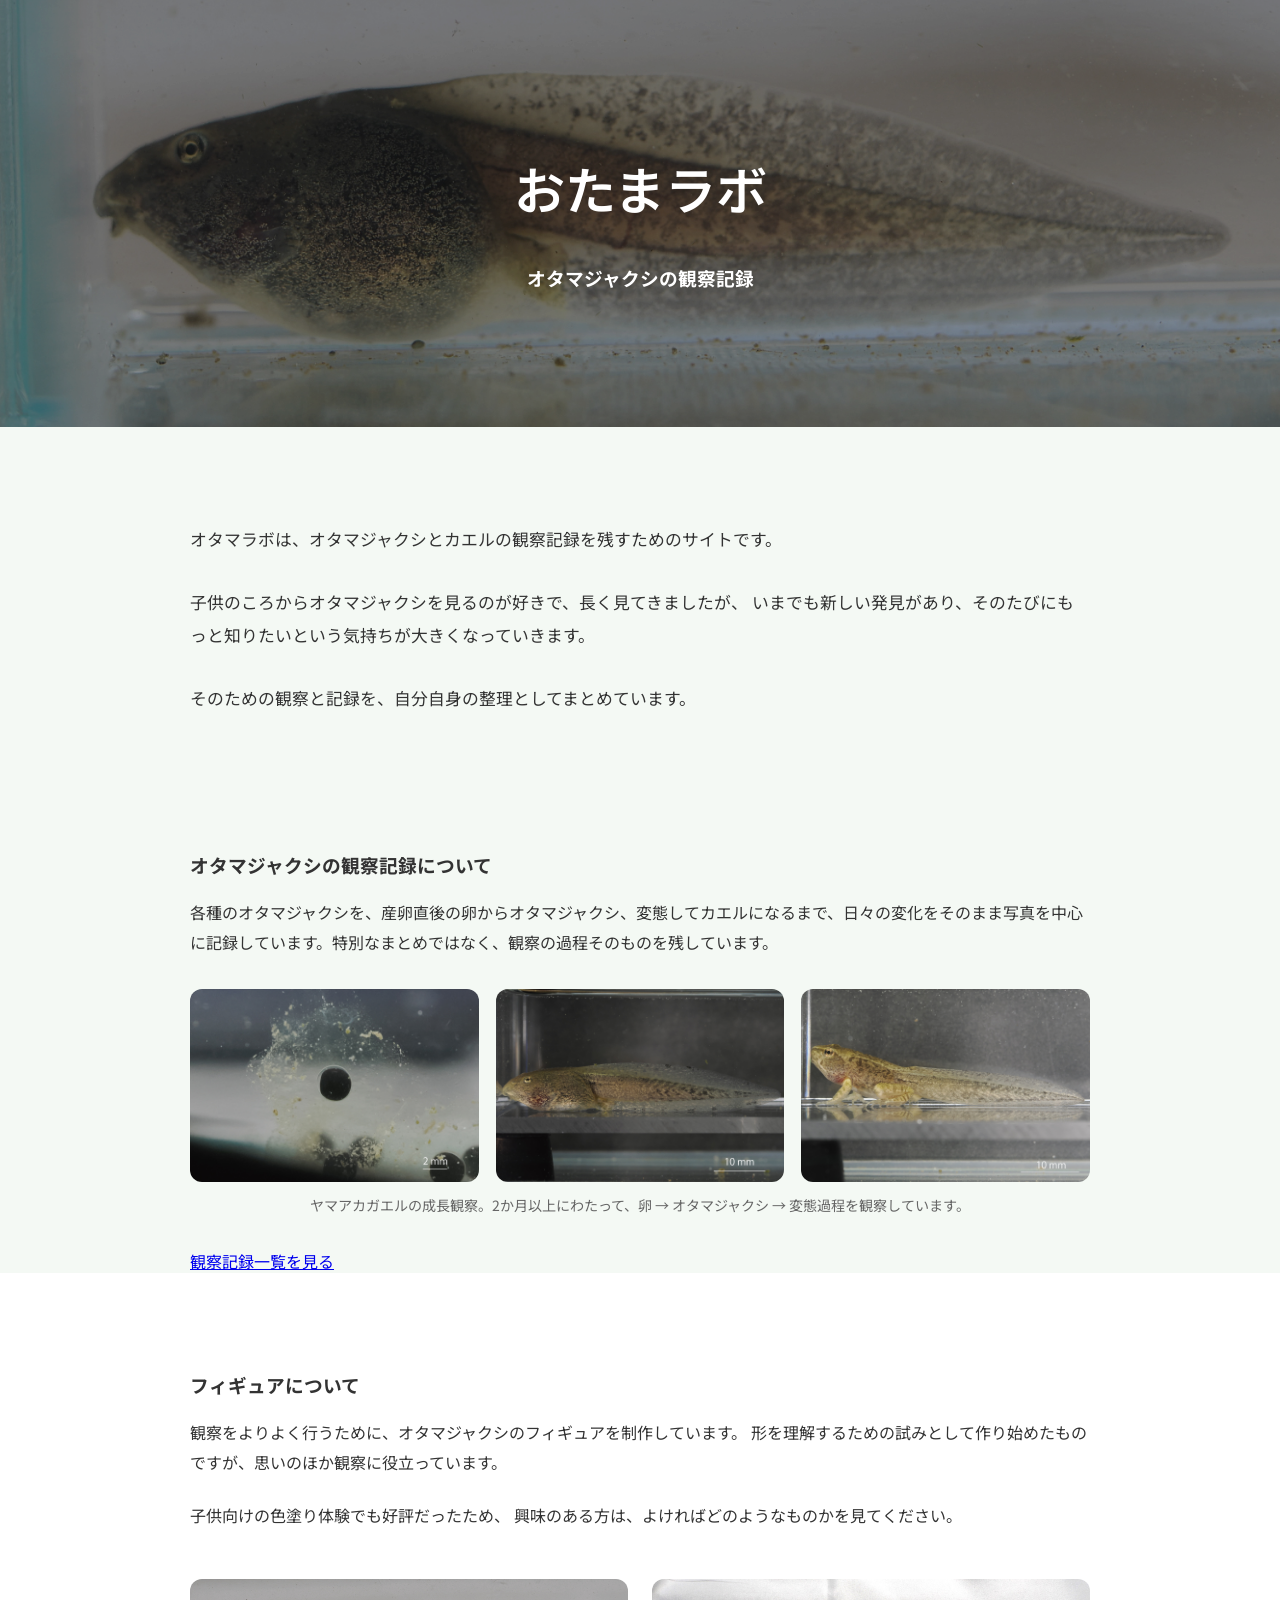
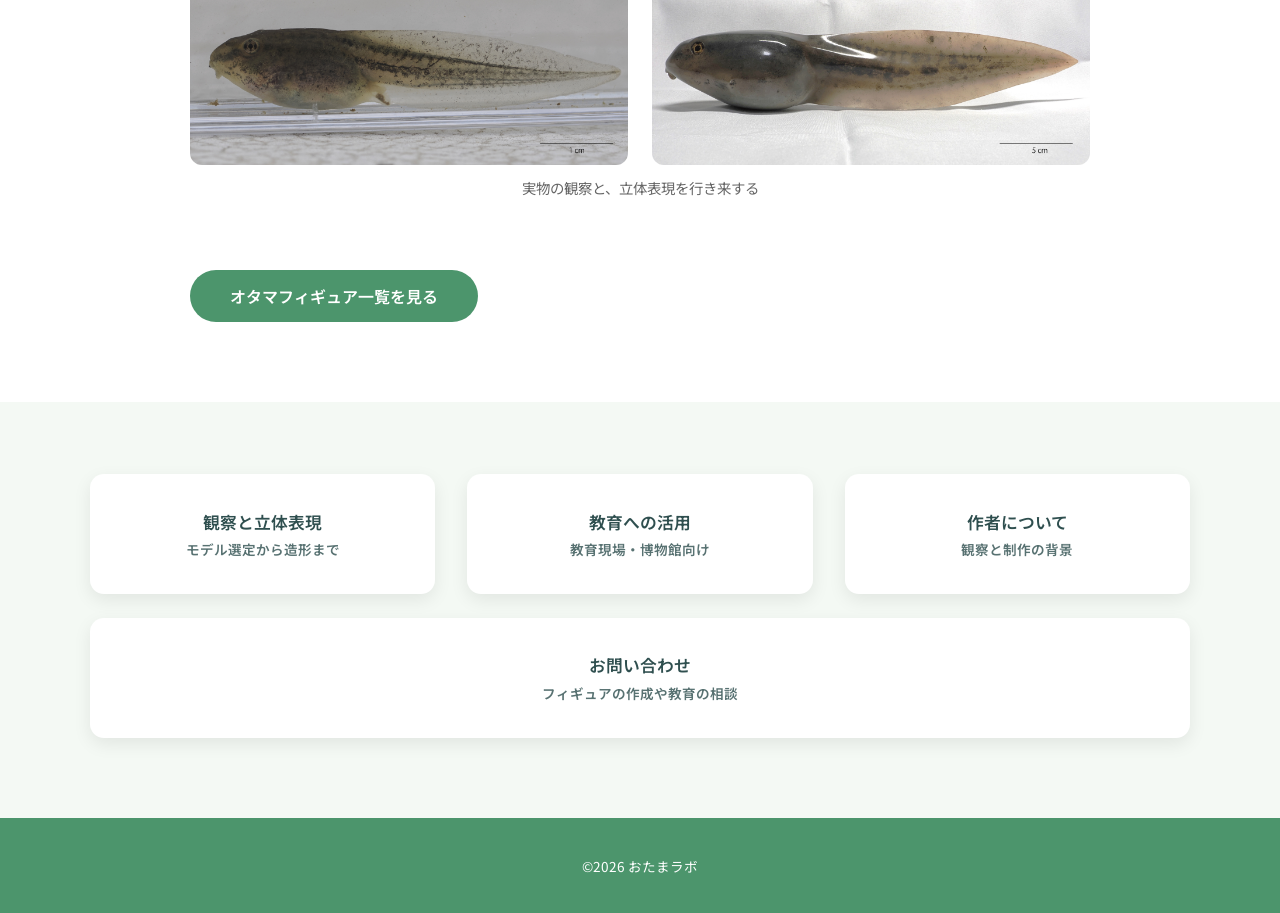
<file: index.html>
<!DOCTYPE html>
<html lang="ja">
<head>
  <meta charset="UTF-8">
  <title>トップ | おたまラボ</title>
  <meta name="viewport" content="width=device-width, initial-scale=1.0">
<link rel="stylesheet" href="style.css">
<link rel="preconnect" href="https://fonts.googleapis.com">
<link rel="preconnect" href="https://fonts.gstatic.com" crossorigin>
<link href="https://fonts.googleapis.com/css2?family=Noto+Sans+JP:wght@400;500;600&display=swap" rel="stylesheet">
</head>

<body class="otamalabo top">

	
  <!-- ===================
       Hero/ファーストビュー：おたまラボの世界観に引き込む
  ======================== -->
	
<header class="hero">
  <img src="images/TOP/Tadpole_site_header1.jpg" alt="" class="hero-img">
  <div class="hero-content">
    <h1>おたまラボ</h1>
    <h3>オタマジャクシの観察記録</h3>
  </div>
</header>

	
  <!-- =========================
       宣言セクション
  ========================= -->
	
  <section class="top-declaration">
    <div class="declaration-inner">

<p>
オタマラボは、オタマジャクシとカエルの観察記録を残すためのサイトです。
</p>

<p>
子供のころからオタマジャクシを見るのが好きで、長く見てきましたが、
いまでも新しい発見があり、そのたびにもっと知りたいという気持ちが大きくなっていきます。
</p>

<p>
そのための観察と記録を、自分自身の整理としてまとめています。
</p>
    </div>
  </section>

 <!-- =========================
     観察記録
========================= -->
<section class="top-watch-concept">
  <div class="concept-inner">

   <h3>オタマジャクシの観察記録について</h3>

<p>
各種のオタマジャクシを、産卵直後の卵からオタマジャクシ、変態してカエルになるまで、日々の変化をそのまま写真を中心に記録しています。特別なまとめではなく、観察の過程そのものを残しています。
</p>


<figure class="observation-figure">
  <div class="observation-images">
    <img src="images/TOP/otamalabo_top_watch1_egg.jpg" alt="卵">
    <img src="images/TOP/otamalabo_top_watch2_tadpole.jpg" alt="オタマジャクシ">
    <img src="images/TOP/otamalabo_top_watch3_tailedfrog.jpg" alt="変態過程のオタマジャクシ">
  </div>

  <figcaption>
    ヤマアカガエルの成長観察。2か月以上にわたって、卵 → オタマジャクシ → 変態過程を観察しています。
  </figcaption>
</figure>


    <a href="figurelist.html" class="cta">
      観察記録一覧を見る
    </a>

  </div>
</section>

 <!-- =========================
     フィギュアの位置づけ
========================= -->
<section class="top-figure-concept">
  <div class="concept-inner">

   <h3>フィギュアについて</h3>

<p>
観察をよりよく行うために、オタマジャクシのフィギュアを制作しています。
形を理解するための試みとして作り始めたものですが、思いのほか観察に役立っています。
</p>

<p>
子供向けの色塗り体験でも好評だったため、
興味のある方は、よければどのようなものかを見てください。
</p>
    <figure class="concept-compare">
      <div class="compare-images">
        <img
          src="images/TOP/Tonosama_real_top_sub.jpg"
          alt="トノサマガエルのオタマジャクシの実物"
        >
        <img
          src="images/TOP/Tonosama_figure_top_sub.jpg"
          alt="トノサマガエルのオタマジャクシのフィギュア"
        >
      </div>

      <figcaption>
        実物の観察と、立体表現を行き来する
      </figcaption>
    </figure>

    <a href="figurelist.html" class="cta">
      オタマフィギュア一覧を見る
    </a>

  </div>
</section>


  <!-- =========================
       ナビゲーション（入口）
  ========================= -->
  <section class="top-navigation">
    <div class="nav-grid">

      <a href="index.html" class="nav-card">
        観察と立体表現
        <span>モデル選定から造形まで</span>
      </a>

      <a href="education.html" class="nav-card">
        教育への活用
        <span>教育現場・博物館向け</span>
      </a>

      <a href="author.html" class="nav-card">
        作者について
        <span>観察と制作の背景</span>
      </a>
		   </div>
	  
	  <br>
	  
	  <div class="nav-grid">
		      <a href="contact.html" class="nav-card">
        お問い合わせ
        <span>フィギュアの作成や教育の相談</span>
      </a>

    </div>
  </section>


  <!-- =========================
       フッター
  ========================= -->
  <footer class="footer">
    <p>&copy;2026 おたまラボ</p>
  </footer>

</body>

</html>
  <!-- 今後は
・What’s New
・オタマとは？-->
</file>
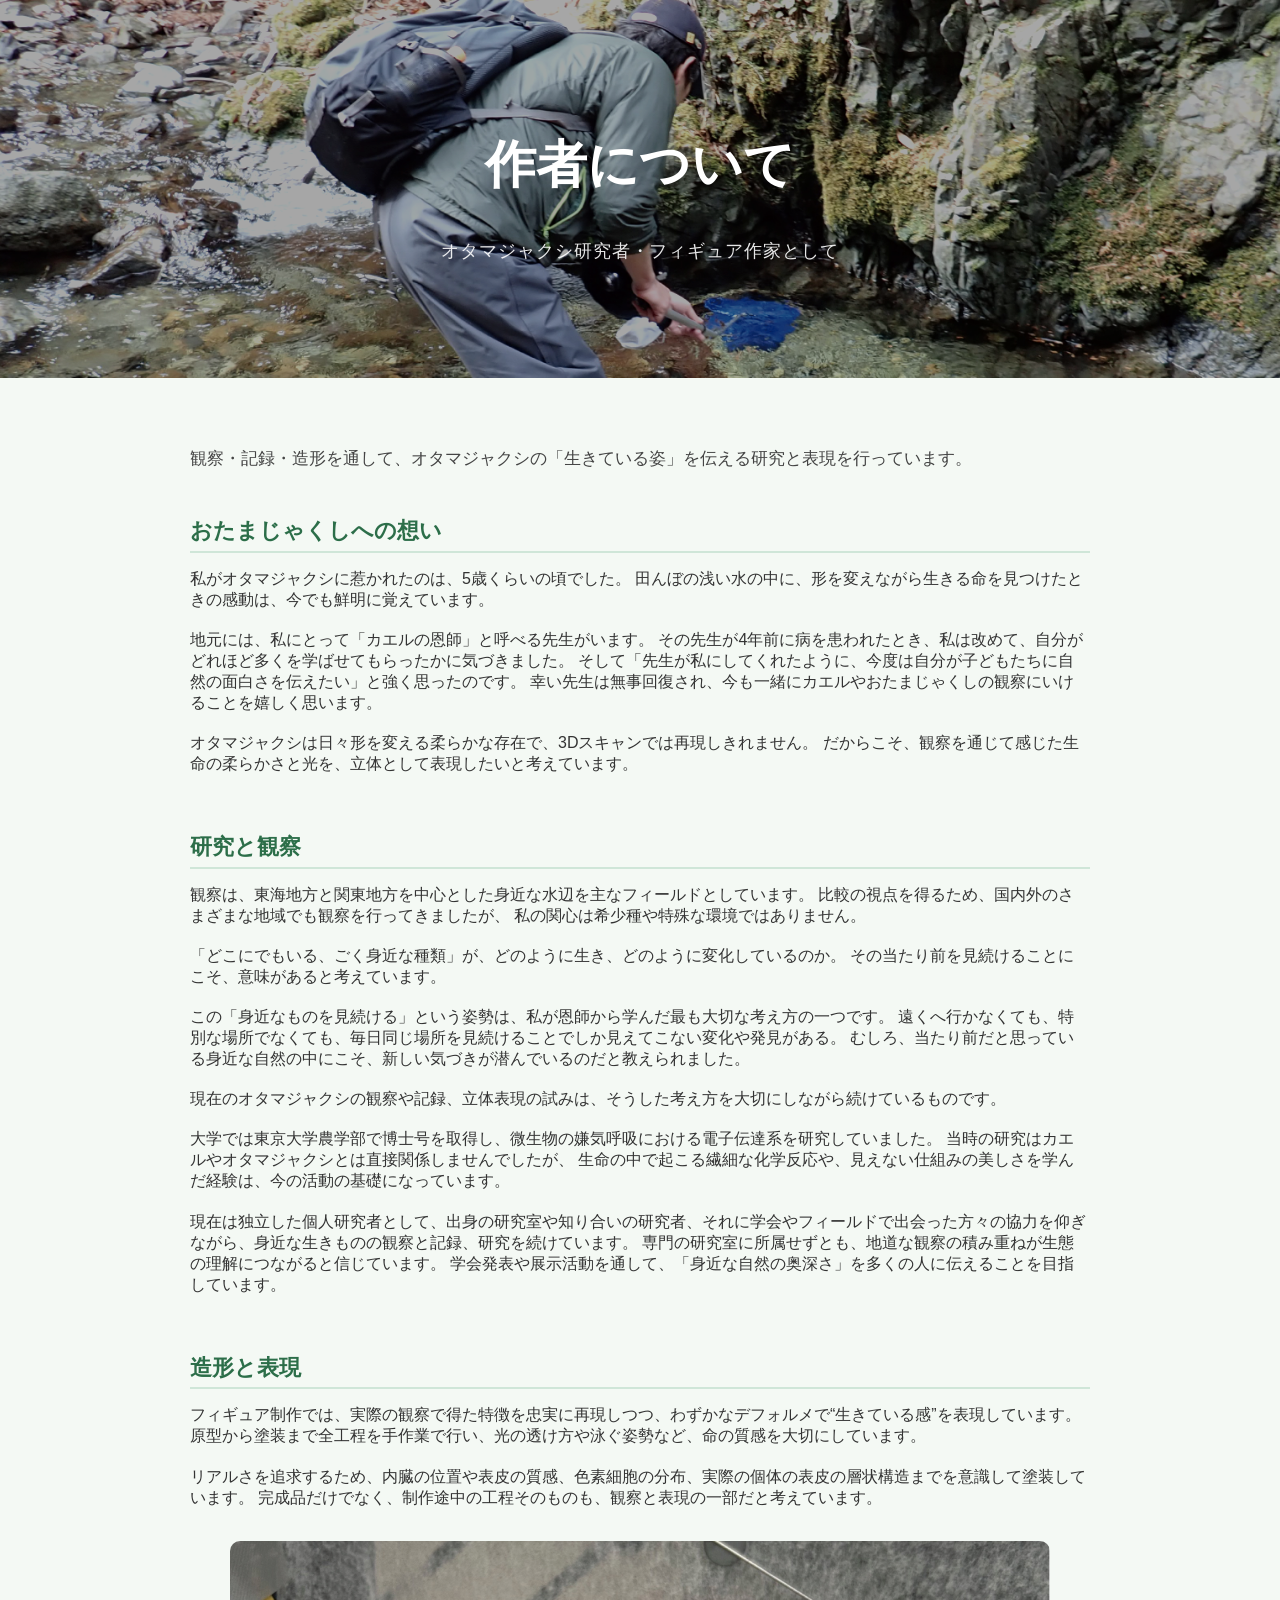
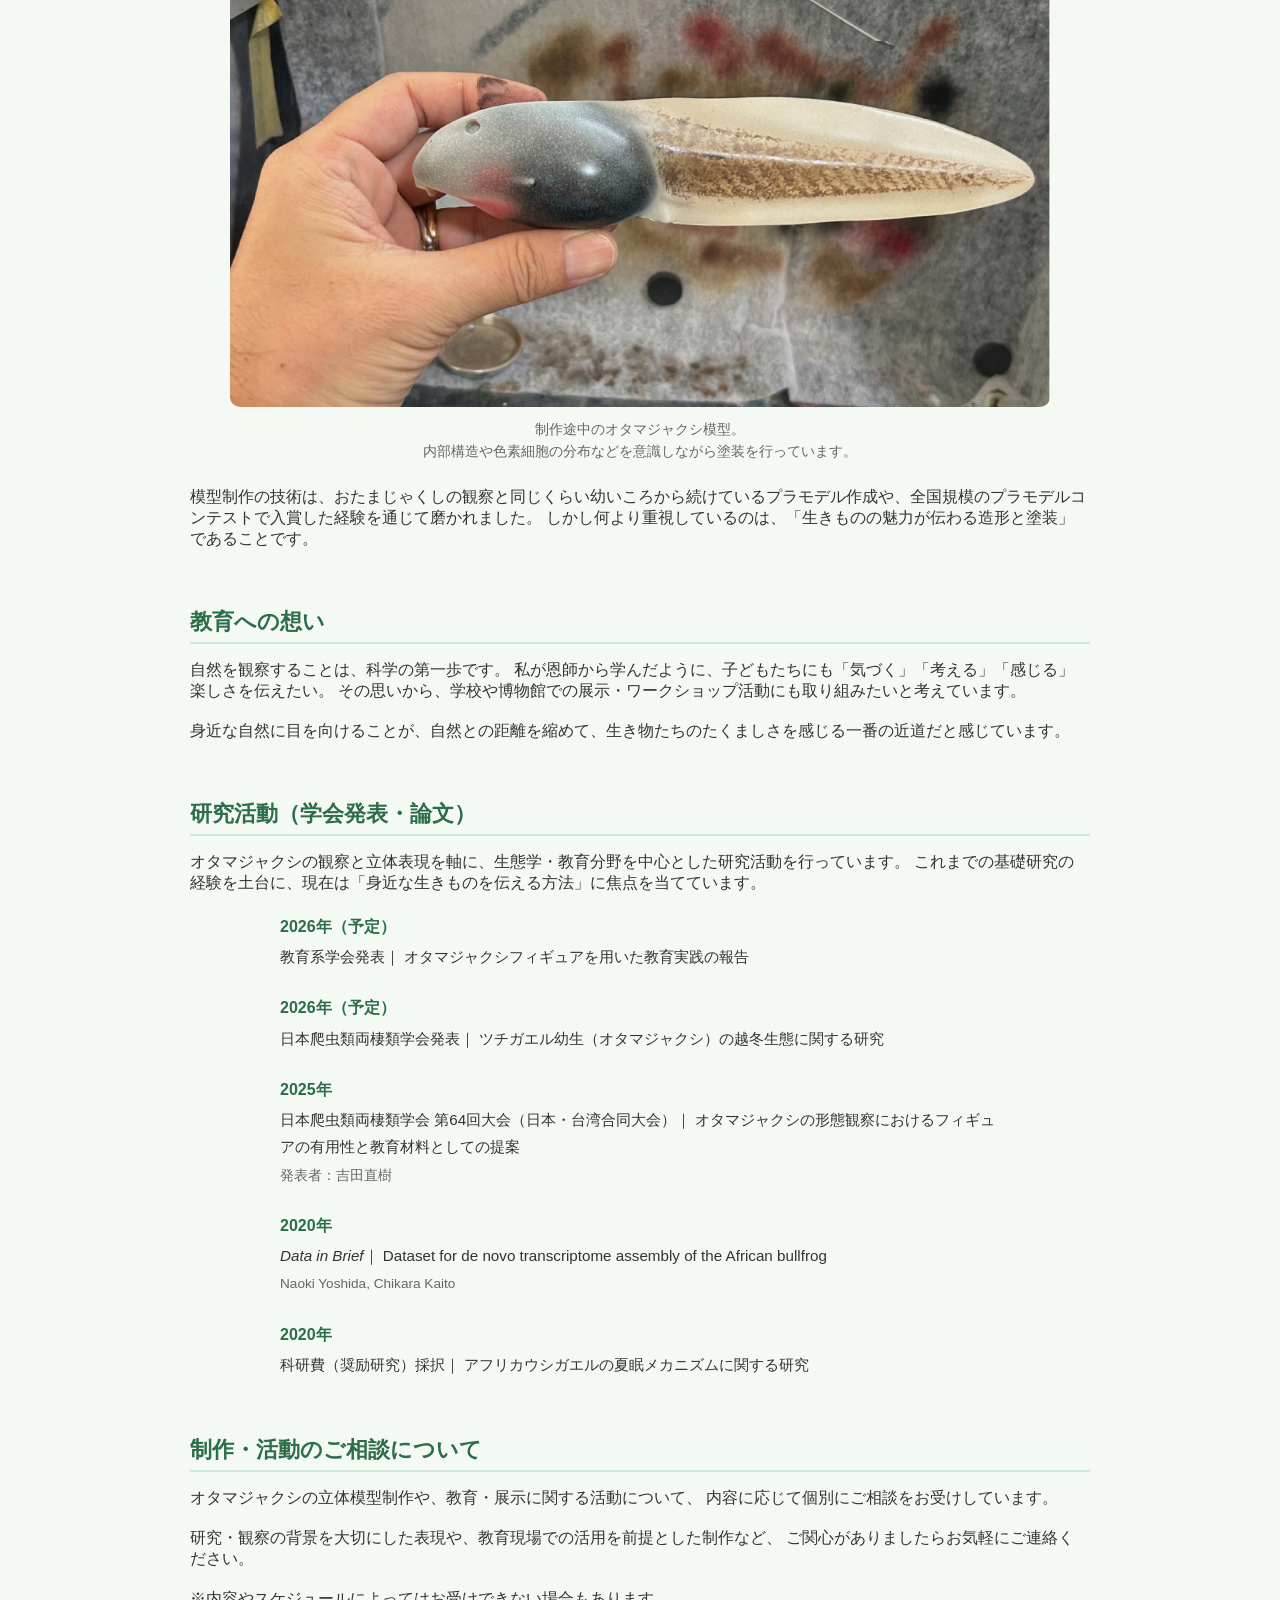
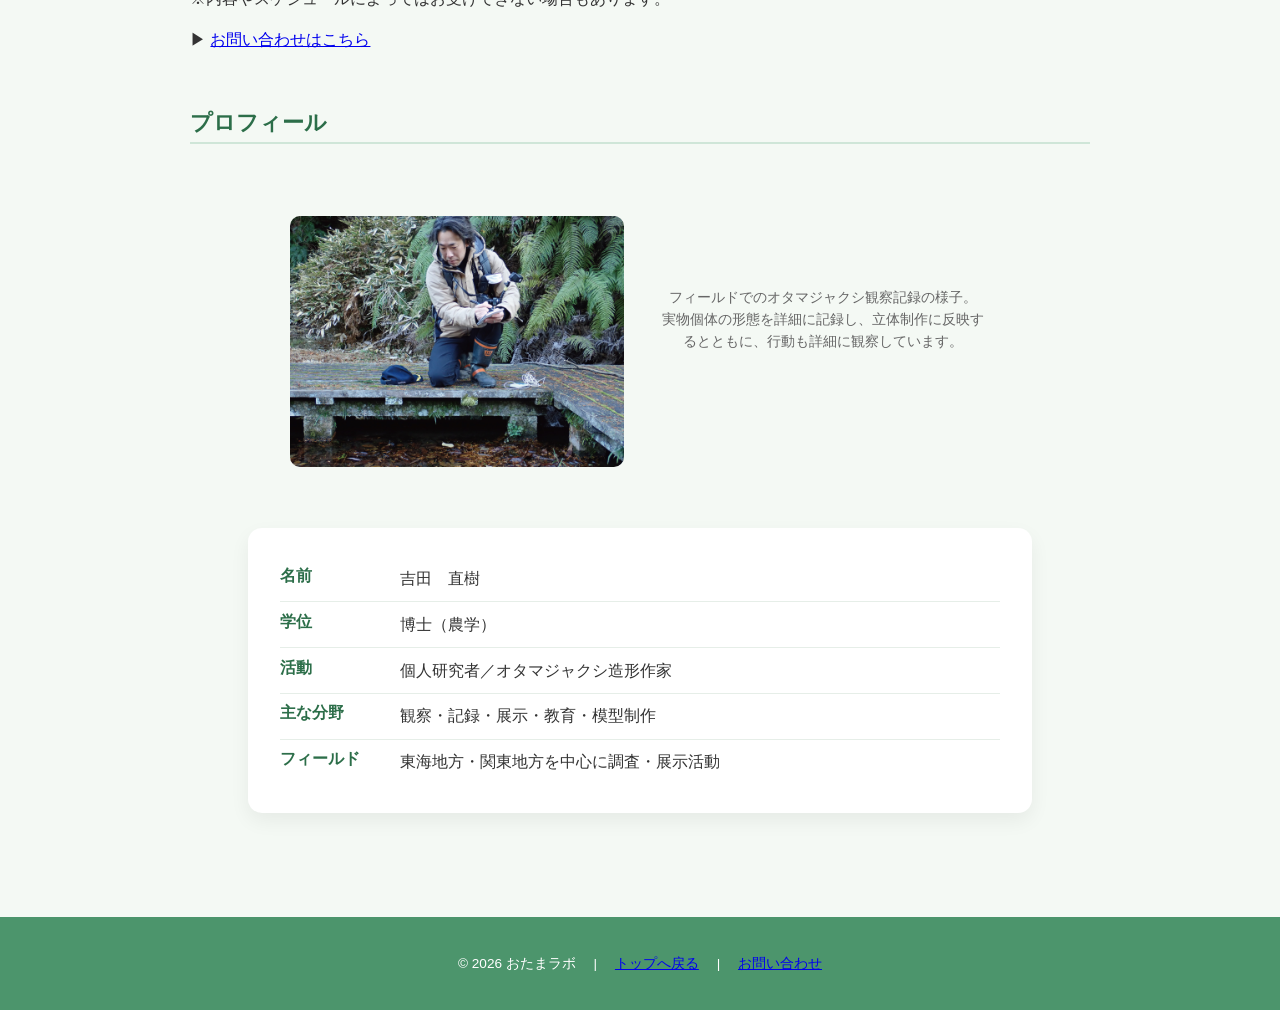
<file: author.html>
<!DOCTYPE html>
<html lang="ja">
<head>
  <meta charset="UTF-8">
  <meta name="viewport" content="width=device-width, initial-scale=1.0">
  <title>作者について｜おたまラボ</title>
  <link rel="stylesheet" href="style.css">
</head>

<body class="sub-page author-page">

  <!-- ヘッダー -->
<!-- Hero / Banner（Author） -->
<header class="hero hero-sub hero-author">
  <img
    src="images/Author/Author_headder_3840_900.jpg"
    alt="作者紹介ヘッダー画像"
    class="hero-img"
  >

  <div class="hero-content">
    <h1>作者について</h1>
    <p>オタマジャクシ研究者・フィギュア作家として</p>
  </div>
</header>


  <!-- メイン -->
  <main class="content-wrapper">

    <!-- 導入 -->
    <p class="author-lead">
      観察・記録・造形を通して、オタマジャクシの「生きている姿」を伝える研究と表現を行っています。
    </p>

    <!-- 想い -->
    <section>
      <h2>おたまじゃくしへの想い</h2>
      <p>
        私がオタマジャクシに惹かれたのは、5歳くらいの頃でした。 田んぼの浅い水の中に、形を変えながら生きる命を見つけたときの感動は、今でも鮮明に覚えています。
      </p>
      <p>
        地元には、私にとって「カエルの恩師」と呼べる先生がいます。 その先生が4年前に病を患われたとき、私は改めて、自分がどれほど多くを学ばせてもらったかに気づきました。 そして「先生が私にしてくれたように、今度は自分が子どもたちに自然の面白さを伝えたい」と強く思ったのです。 幸い先生は無事回復され、今も一緒にカエルやおたまじゃくしの観察にいけることを嬉しく思います。
      </p>
      <p>
        オタマジャクシは日々形を変える柔らかな存在で、3Dスキャンでは再現しきれません。 だからこそ、観察を通じて感じた生命の柔らかさと光を、立体として表現したいと考えています。
      </p>
    </section>

    <!-- 研究と観察 -->
    <section>
      <h2>研究と観察</h2>
      <p>
        観察は、東海地方と関東地方を中心とした身近な水辺を主なフィールドとしています。 比較の視点を得るため、国内外のさまざまな地域でも観察を行ってきましたが、 私の関心は希少種や特殊な環境ではありません。
      </p>
      <p>
        「どこにでもいる、ごく身近な種類」が、どのように生き、どのように変化しているのか。 その当たり前を見続けることにこそ、意味があると考えています。
      </p>
      <p>
        この「身近なものを見続ける」という姿勢は、私が恩師から学んだ最も大切な考え方の一つです。 遠くへ行かなくても、特別な場所でなくても、毎日同じ場所を見続けることでしか見えてこない変化や発見がある。 むしろ、当たり前だと思っている身近な自然の中にこそ、新しい気づきが潜んでいるのだと教えられました。
      </p>
      <p>
        現在のオタマジャクシの観察や記録、立体表現の試みは、そうした考え方を大切にしながら続けているものです。
      </p>
      <p>
        大学では東京大学農学部で博士号を取得し、微生物の嫌気呼吸における電子伝達系を研究していました。 当時の研究はカエルやオタマジャクシとは直接関係しませんでしたが、 生命の中で起こる繊細な化学反応や、見えない仕組みの美しさを学んだ経験は、今の活動の基礎になっています。
      </p>
      <p>
        現在は独立した個人研究者として、出身の研究室や知り合いの研究者、それに学会やフィールドで出会った方々の協力を仰ぎながら、身近な生きものの観察と記録、研究を続けています。 専門の研究室に所属せずとも、地道な観察の積み重ねが生態の理解につながると信じています。 学会発表や展示活動を通して、「身近な自然の奥深さ」を多くの人に伝えることを目指しています。
      </p>
    </section>

    <!-- 造形 -->
    <section>
      <h2>造形と表現</h2>
      <p>
        フィギュア制作では、実際の観察で得た特徴を忠実に再現しつつ、わずかなデフォルメで“生きている感”を表現しています。 原型から塗装まで全工程を手作業で行い、光の透け方や泳ぐ姿勢など、命の質感を大切にしています。
      </p>
      <p>
        リアルさを追求するため、内臓の位置や表皮の質感、色素細胞の分布、実際の個体の表皮の層状構造までを意識して塗装しています。 完成品だけでなく、制作途中の工程そのものも、観察と表現の一部だと考えています。
      </p>
		
      <figure class="intro-figure">
        <img src="images/Author/painting_skill.jpg" alt="オタマジャクシ模型の制作途中" class="mywork">
        <figcaption class="photo-caption">
          制作途中のオタマジャクシ模型。<br>
          内部構造や色素細胞の分布などを意識しながら塗装を行っています。
        </figcaption>
      </figure>

      <p>
        模型制作の技術は、おたまじゃくしの観察と同じくらい幼いころから続けているプラモデル作成や、全国規模のプラモデルコンテストで入賞した経験を通じて磨かれました。 しかし何より重視しているのは、「生きものの魅力が伝わる造形と塗装」であることです。
      </p>
    </section>

    <!-- 教育 -->
    <section>
      <h2>教育への想い</h2>
      <p>
        自然を観察することは、科学の第一歩です。 私が恩師から学んだように、子どもたちにも「気づく」「考える」「感じる」楽しさを伝えたい。 その思いから、学校や博物館での展示・ワークショップ活動にも取り組みたいと考えています。
      </p>
      <p class="soft-note">
        身近な自然に目を向けることが、自然との距離を縮めて、生き物たちのたくましさを感じる一番の近道だと感じています。
      </p>
    </section>

    <!-- 活動履歴 -->
<section class="research-activities">
  <h2>研究活動（学会発表・論文）</h2>

  <p class="section-lead">
    オタマジャクシの観察と立体表現を軸に、生態学・教育分野を中心とした研究活動を行っています。
    これまでの基礎研究の経験を土台に、現在は「身近な生きものを伝える方法」に焦点を当てています。
  </p>

  <ul class="timeline">
    <li>
      <span class="year">2026年（予定）</span>
      <span class="detail">
        教育系学会発表｜
        オタマジャクシフィギュアを用いた教育実践の報告
      </span>
    </li>

    <li>
      <span class="year">2026年（予定）</span>
      <span class="detail">
        日本爬虫類両棲類学会発表｜
        ツチガエル幼生（オタマジャクシ）の越冬生態に関する研究
      </span>
    </li>

    <li>
      <span class="year">2025年</span>
      <span class="detail">
        日本爬虫類両棲類学会 第64回大会（日本・台湾合同大会）｜
        オタマジャクシの形態観察におけるフィギュアの有用性と教育材料としての提案
        <br>
        <span class="authors">発表者：吉田直樹</span>
      </span>
    </li>

    <li>
      <span class="year">2020年</span>
      <span class="detail">
        <em>Data in Brief</em>｜
        Dataset for de novo transcriptome assembly of the African bullfrog
        <br>
        <span class="authors">
          Naoki Yoshida, Chikara Kaito
        </span>
      </span>
    </li>

    <li>
      <span class="year">2020年</span>
      <span class="detail">
        科研費（奨励研究）採択｜
        アフリカウシガエルの夏眠メカニズムに関する研究
      </span>
    </li>
  </ul>
</section>
		
	<!-- 依頼 -->
	  <section>
    <h2>制作・活動のご相談について</h2>
	  <p>
  オタマジャクシの立体模型制作や、教育・展示に関する活動について、
  内容に応じて個別にご相談をお受けしています。
</p>

<p>
  研究・観察の背景を大切にした表現や、教育現場での活用を前提とした制作など、
  ご関心がありましたらお気軽にご連絡ください。
</p>

<p class="soft-note">
  ※内容やスケジュールによってはお受けできない場合もあります。
</p>

	  <p>
  ▶ <a href="contact.html">お問い合わせはこちら</a>
</p>
</section>

		
    <!-- プロフィール -->
    <section>
      <h2>プロフィール</h2>

      <figure class="profile-figure">
        <img src="images/Author/Profile.jpg"
             alt="フィールドでオタマジャクシを観察・記録する様子"
             class="profile-photo">
        <figcaption class="photo-caption">
          フィールドでのオタマジャクシ観察記録の様子。<br>
          実物個体の形態を詳細に記録し、立体制作に反映するとともに、行動も詳細に観察しています。
        </figcaption>
      </figure>

      <div class="profile-card">
  <dl>
    <div>
      <dt>名前</dt>
      <dd>吉田　直樹</dd>
    </div>
	  
	  <div>
      <dt>学位</dt>
      <dd>博士（農学）</dd>
    </div>

    <div>
      <dt>活動</dt>
      <dd>個人研究者／オタマジャクシ造形作家</dd>
    </div>

    <div>
      <dt>主な分野</dt>
      <dd>観察・記録・展示・教育・模型制作</dd>
    </div>

    <div>
      <dt>フィールド</dt>
      <dd>東海地方・関東地方を中心に調査・展示活動</dd>
    </div>
  </dl>
</div>

    </section>

  </main>

  <!-- フッター -->
  <footer class="footer">
  <p>© 2026 おたまラボ　 |　 <a href="top.html">トップへ戻る</a>　 |　 <a href="contact.html">お問い合わせ</a></p>
  </footer>

</body>
</html>

<!--
TODO（将来用メモ）：
・展示・ワークショップ実績が増えたら、教育セクションに追記
・フィギュア個別ページが増えたら、ここからリンク
-->
</file>
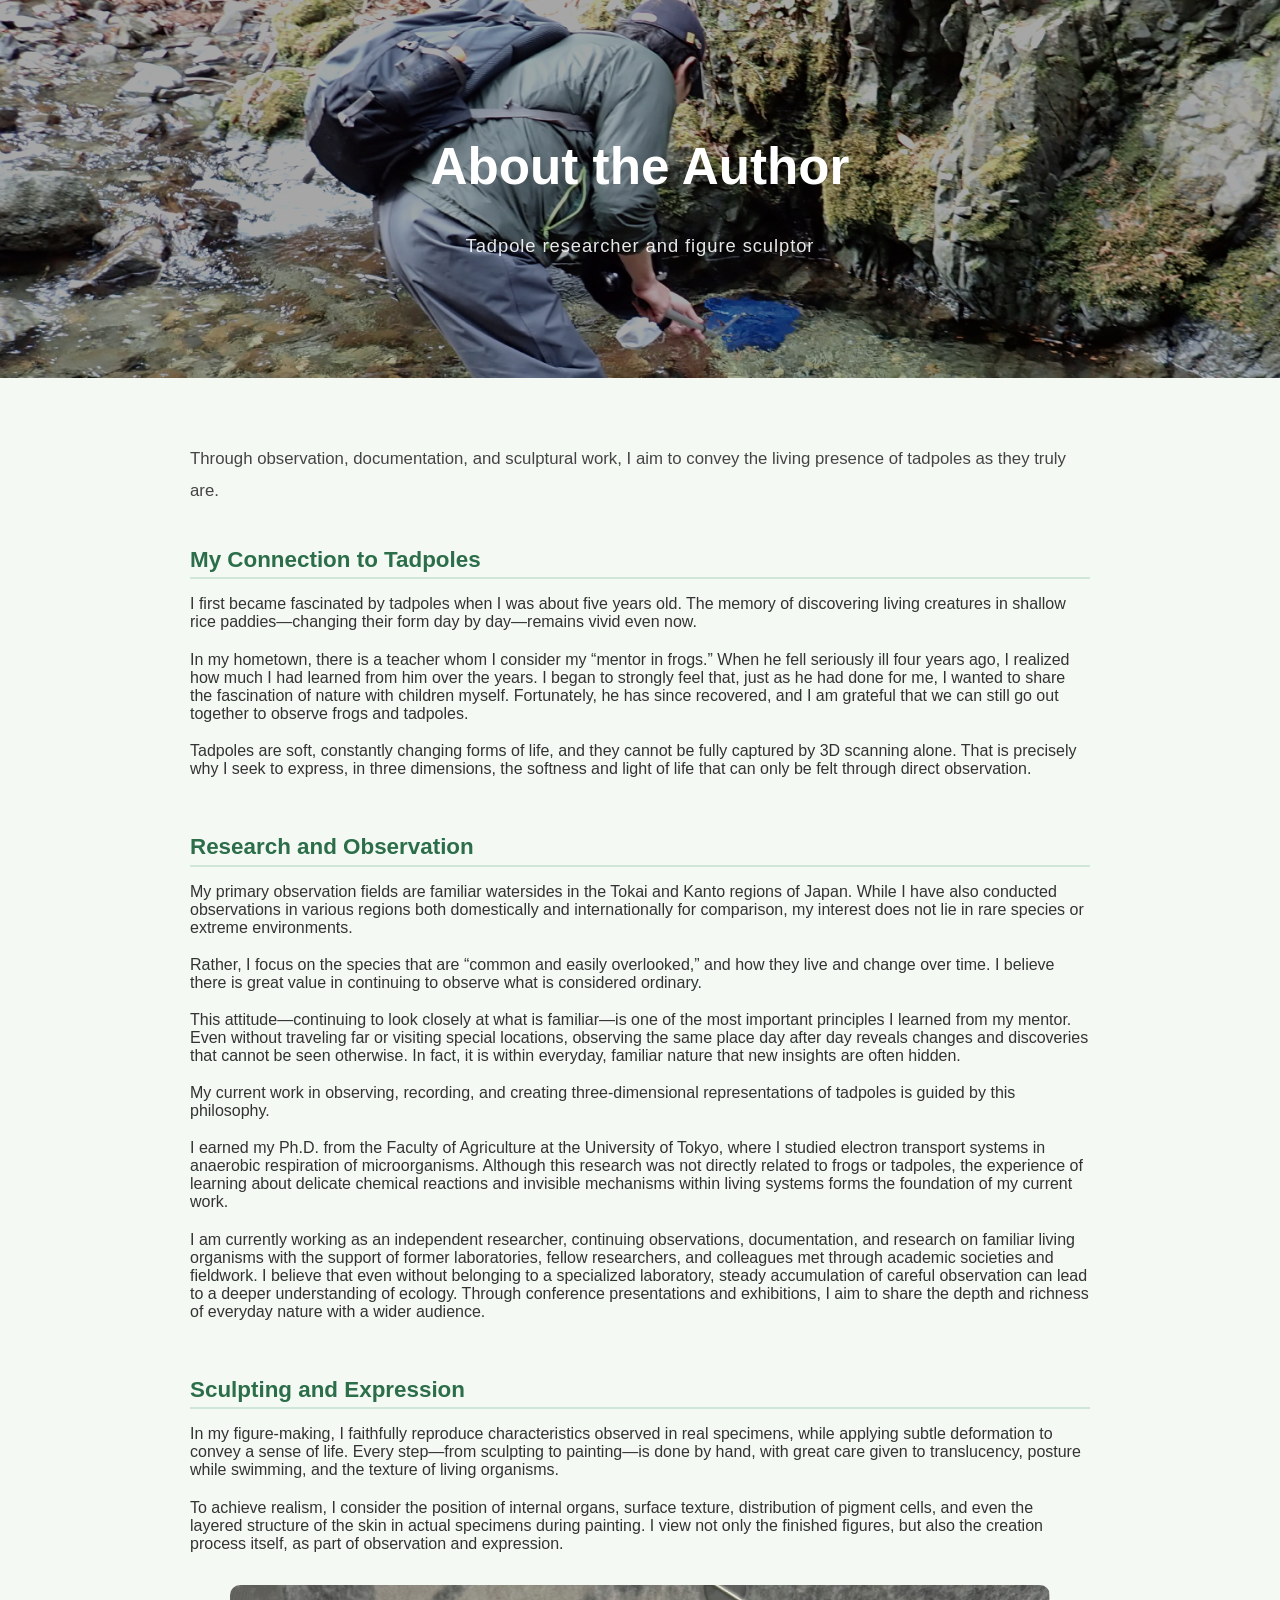
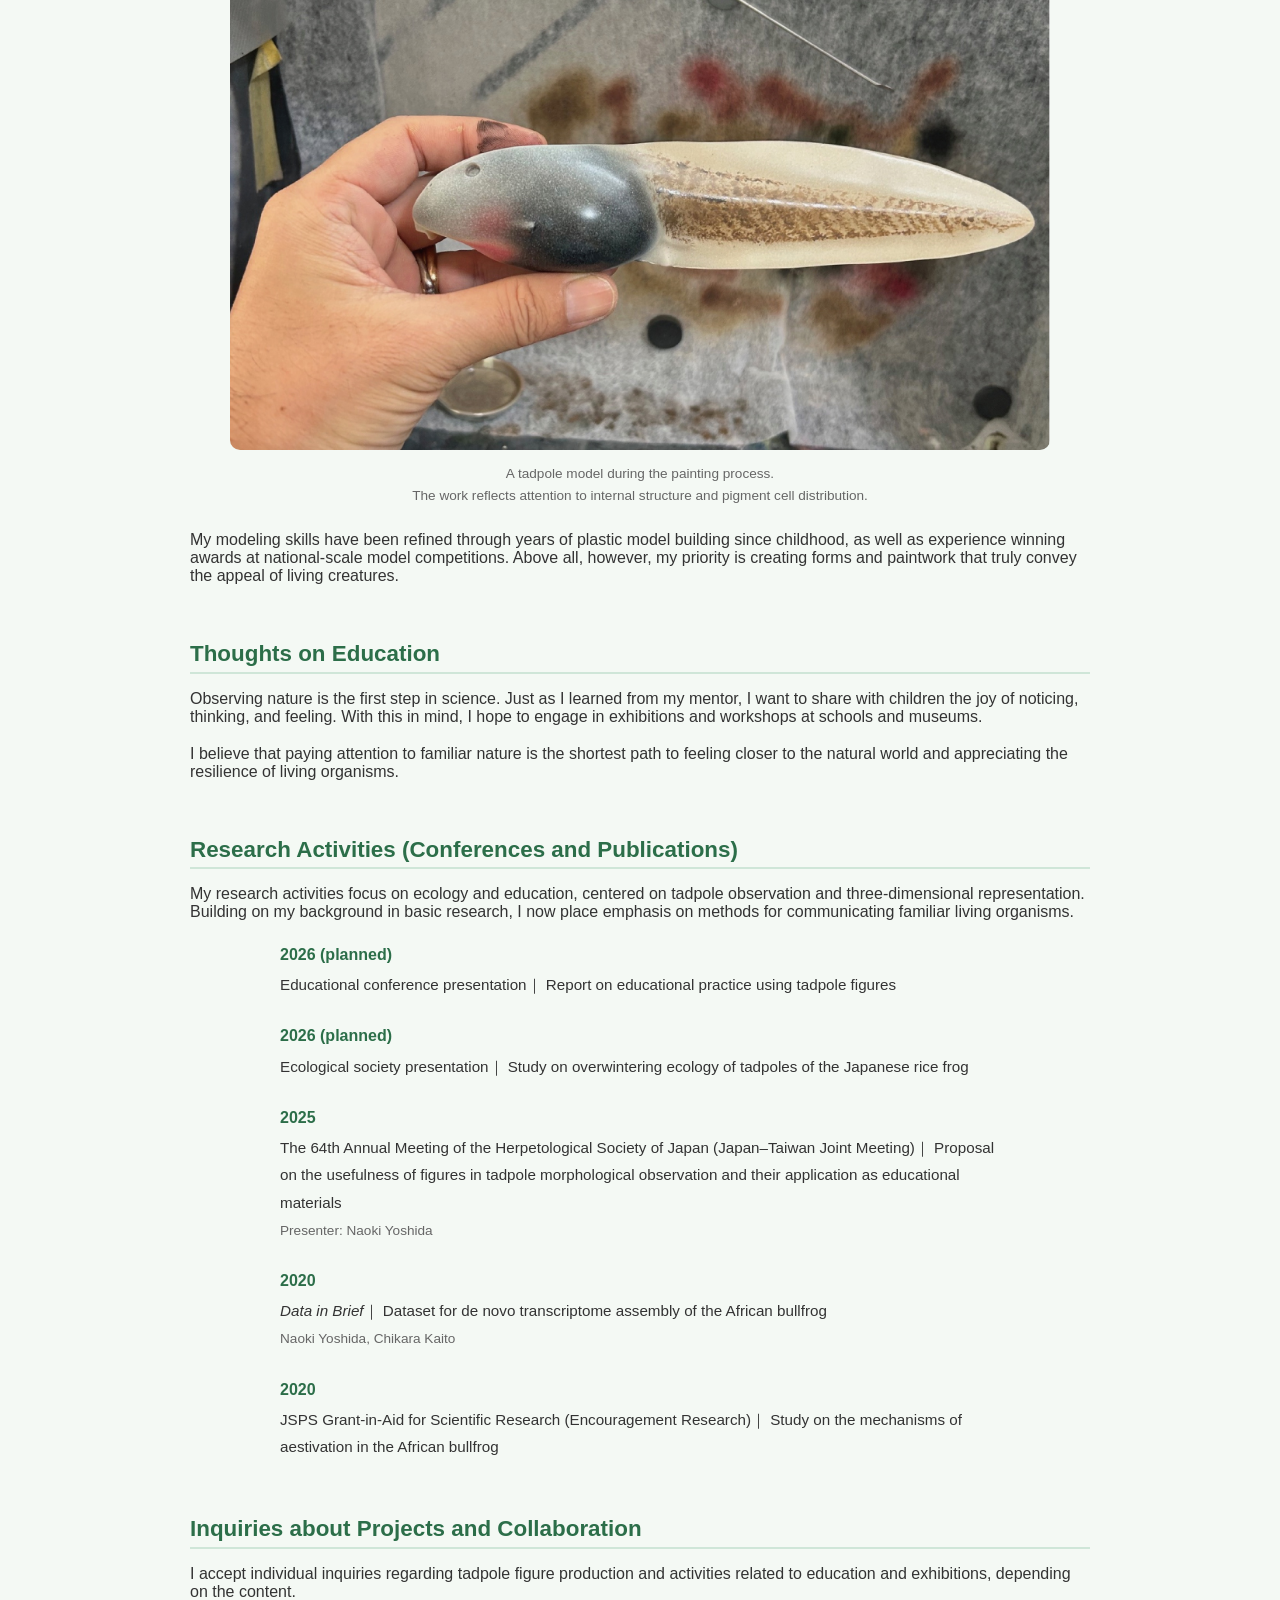
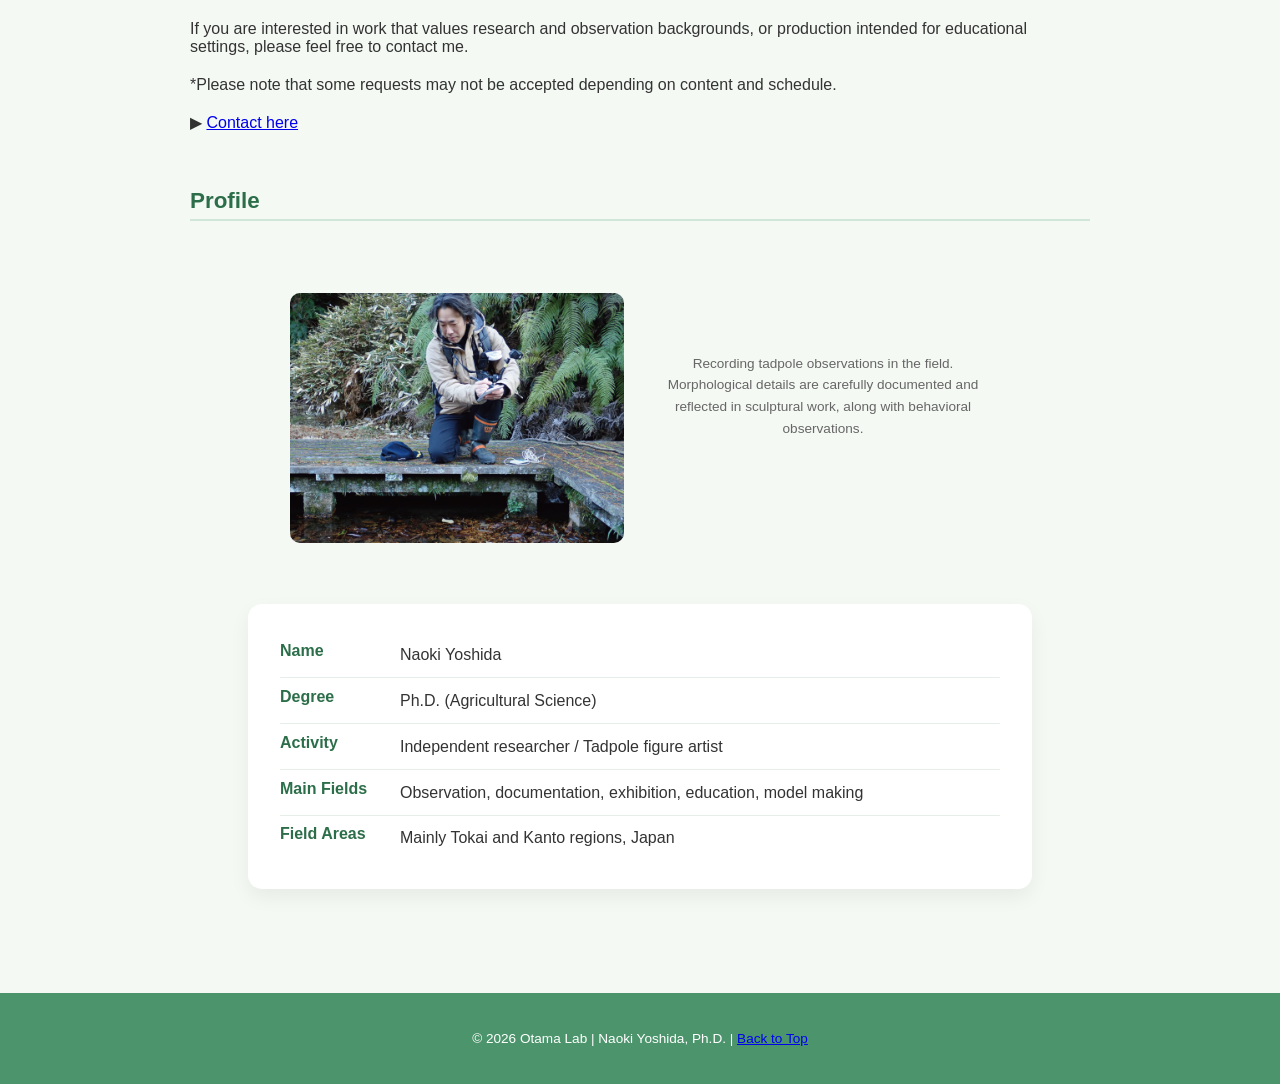
<file: author_EN.html>
<!DOCTYPE html> 
<html lang="en">
<head>
  <meta charset="UTF-8">
  <meta name="viewport" content="width=device-width, initial-scale=1.0">
  <title>About the Author | Otama Lab</title>
  <link rel="stylesheet" href="style.css">
</head>

<body class="sub-page author-page">

  <!-- Header -->
  <!-- Hero / Banner（Author） -->
  <header class="hero hero-sub hero-author">
    <img
      src="images/Author/Author_headder_3840_900.jpg"
      alt="Author introduction header image"
      class="hero-img"
    >

    <div class="hero-content">
      <h1>About the Author</h1>
      <p>Tadpole researcher and figure sculptor</p>
    </div>
  </header>

  <!-- Main -->
  <main class="content-wrapper">

    <!-- Introduction -->
    <p class="author-lead">
      Through observation, documentation, and sculptural work, I aim to convey the living presence of tadpoles as they truly are.
    </p>

    <!-- Motivation -->
    <section>
      <h2>My Connection to Tadpoles</h2>
      <p>
        I first became fascinated by tadpoles when I was about five years old. The memory of discovering living creatures in shallow rice paddies—changing their form day by day—remains vivid even now.
      </p>
      <p>
        In my hometown, there is a teacher whom I consider my “mentor in frogs.” When he fell seriously ill four years ago, I realized how much I had learned from him over the years. I began to strongly feel that, just as he had done for me, I wanted to share the fascination of nature with children myself. Fortunately, he has since recovered, and I am grateful that we can still go out together to observe frogs and tadpoles.
      </p>
      <p>
        Tadpoles are soft, constantly changing forms of life, and they cannot be fully captured by 3D scanning alone. That is precisely why I seek to express, in three dimensions, the softness and light of life that can only be felt through direct observation.
      </p>
    </section>

    <!-- Research and Observation -->
    <section>
      <h2>Research and Observation</h2>
      <p>
        My primary observation fields are familiar watersides in the Tokai and Kanto regions of Japan. While I have also conducted observations in various regions both domestically and internationally for comparison, my interest does not lie in rare species or extreme environments.
      </p>
      <p>
        Rather, I focus on the species that are “common and easily overlooked,” and how they live and change over time. I believe there is great value in continuing to observe what is considered ordinary.
      </p>
      <p>
        This attitude—continuing to look closely at what is familiar—is one of the most important principles I learned from my mentor. Even without traveling far or visiting special locations, observing the same place day after day reveals changes and discoveries that cannot be seen otherwise. In fact, it is within everyday, familiar nature that new insights are often hidden.
      </p>
      <p>
        My current work in observing, recording, and creating three-dimensional representations of tadpoles is guided by this philosophy.
      </p>
      <p>
        I earned my Ph.D. from the Faculty of Agriculture at the University of Tokyo, where I studied electron transport systems in anaerobic respiration of microorganisms. Although this research was not directly related to frogs or tadpoles, the experience of learning about delicate chemical reactions and invisible mechanisms within living systems forms the foundation of my current work.
      </p>
      <p>
        I am currently working as an independent researcher, continuing observations, documentation, and research on familiar living organisms with the support of former laboratories, fellow researchers, and colleagues met through academic societies and fieldwork. I believe that even without belonging to a specialized laboratory, steady accumulation of careful observation can lead to a deeper understanding of ecology. Through conference presentations and exhibitions, I aim to share the depth and richness of everyday nature with a wider audience.
      </p>
    </section>

    <!-- Sculpting -->
    <section>
      <h2>Sculpting and Expression</h2>
      <p>
        In my figure-making, I faithfully reproduce characteristics observed in real specimens, while applying subtle deformation to convey a sense of life. Every step—from sculpting to painting—is done by hand, with great care given to translucency, posture while swimming, and the texture of living organisms.
      </p>
      <p>
        To achieve realism, I consider the position of internal organs, surface texture, distribution of pigment cells, and even the layered structure of the skin in actual specimens during painting. I view not only the finished figures, but also the creation process itself, as part of observation and expression.
      </p>
		
      <figure class="intro-figure">
        <img src="images/Author/painting_skill.jpg" alt="Work in progress on a tadpole model" class="mywork">
        <figcaption class="photo-caption">
          A tadpole model during the painting process.<br>
          The work reflects attention to internal structure and pigment cell distribution.
        </figcaption>
      </figure>

      <p>
        My modeling skills have been refined through years of plastic model building since childhood, as well as experience winning awards at national-scale model competitions. Above all, however, my priority is creating forms and paintwork that truly convey the appeal of living creatures.
      </p>
    </section>

    <!-- Education -->
    <section>
      <h2>Thoughts on Education</h2>
      <p>
        Observing nature is the first step in science. Just as I learned from my mentor, I want to share with children the joy of noticing, thinking, and feeling. With this in mind, I hope to engage in exhibitions and workshops at schools and museums.
      </p>
      <p class="soft-note">
        I believe that paying attention to familiar nature is the shortest path to feeling closer to the natural world and appreciating the resilience of living organisms.
      </p>
    </section>

    <!-- Research Activities -->
    <section class="research-activities">
      <h2>Research Activities (Conferences and Publications)</h2>

      <p class="section-lead">
        My research activities focus on ecology and education, centered on tadpole observation and three-dimensional representation.
        Building on my background in basic research, I now place emphasis on methods for communicating familiar living organisms.
      </p>

      <ul class="timeline">
        <li>
          <span class="year">2026 (planned)</span>
          <span class="detail">
            Educational conference presentation｜
            Report on educational practice using tadpole figures
          </span>
        </li>

        <li>
          <span class="year">2026 (planned)</span>
          <span class="detail">
            Ecological society presentation｜
            Study on overwintering ecology of tadpoles of the Japanese rice frog
          </span>
        </li>

        <li>
          <span class="year">2025</span>
          <span class="detail">
            The 64th Annual Meeting of the Herpetological Society of Japan (Japan–Taiwan Joint Meeting)｜
            Proposal on the usefulness of figures in tadpole morphological observation and their application as educational materials
            <br>
            <span class="authors">Presenter: Naoki Yoshida</span>
          </span>
        </li>

        <li>
          <span class="year">2020</span>
          <span class="detail">
            <em>Data in Brief</em>｜
            Dataset for de novo transcriptome assembly of the African bullfrog
            <br>
            <span class="authors">
              Naoki Yoshida, Chikara Kaito
            </span>
          </span>
        </li>

        <li>
          <span class="year">2020</span>
          <span class="detail">
            JSPS Grant-in-Aid for Scientific Research (Encouragement Research)｜
            Study on the mechanisms of aestivation in the African bullfrog
          </span>
        </li>
      </ul>
    </section>

    <!-- Requests -->
    <section>
      <h2>Inquiries about Projects and Collaboration</h2>
      <p>
        I accept individual inquiries regarding tadpole figure production and activities related to education and exhibitions, depending on the content.
      </p>

      <p>
        If you are interested in work that values research and observation backgrounds, or production intended for educational settings, please feel free to contact me.
      </p>

      <p class="soft-note">
        *Please note that some requests may not be accepted depending on content and schedule.
      </p>

      <p>
        ▶ <a href="contact.html">Contact here</a>
      </p>
    </section>

    <!-- Profile -->
    <section>
      <h2>Profile</h2>

      <figure class="profile-figure">
        <img src="images/Author/Profile.jpg"
             alt="Observing and documenting tadpoles in the field"
             class="profile-photo">
        <figcaption class="photo-caption">
          Recording tadpole observations in the field.<br>
          Morphological details are carefully documented and reflected in sculptural work, along with behavioral observations.
        </figcaption>
      </figure>

      <div class="profile-card">
        <dl>
          <div>
            <dt>Name</dt>
            <dd>Naoki Yoshida</dd>
          </div>
		  
          <div>
            <dt>Degree</dt>
            <dd>Ph.D. (Agricultural Science)</dd>
          </div>

          <div>
            <dt>Activity</dt>
            <dd>Independent researcher / Tadpole figure artist</dd>
          </div>

          <div>
            <dt>Main Fields</dt>
            <dd>Observation, documentation, exhibition, education, model making</dd>
          </div>

          <div>
            <dt>Field Areas</dt>
            <dd>Mainly Tokai and Kanto regions, Japan</dd>
          </div>
        </dl>
      </div>

    </section>

  </main>

  <!-- Footer -->
  <footer class="footer">
    <p>© 2026 Otama Lab | Naoki Yoshida, Ph.D.
     | <a href="top.html">Back to Top</a></p>
  </footer>

</body>
</html>
</file>
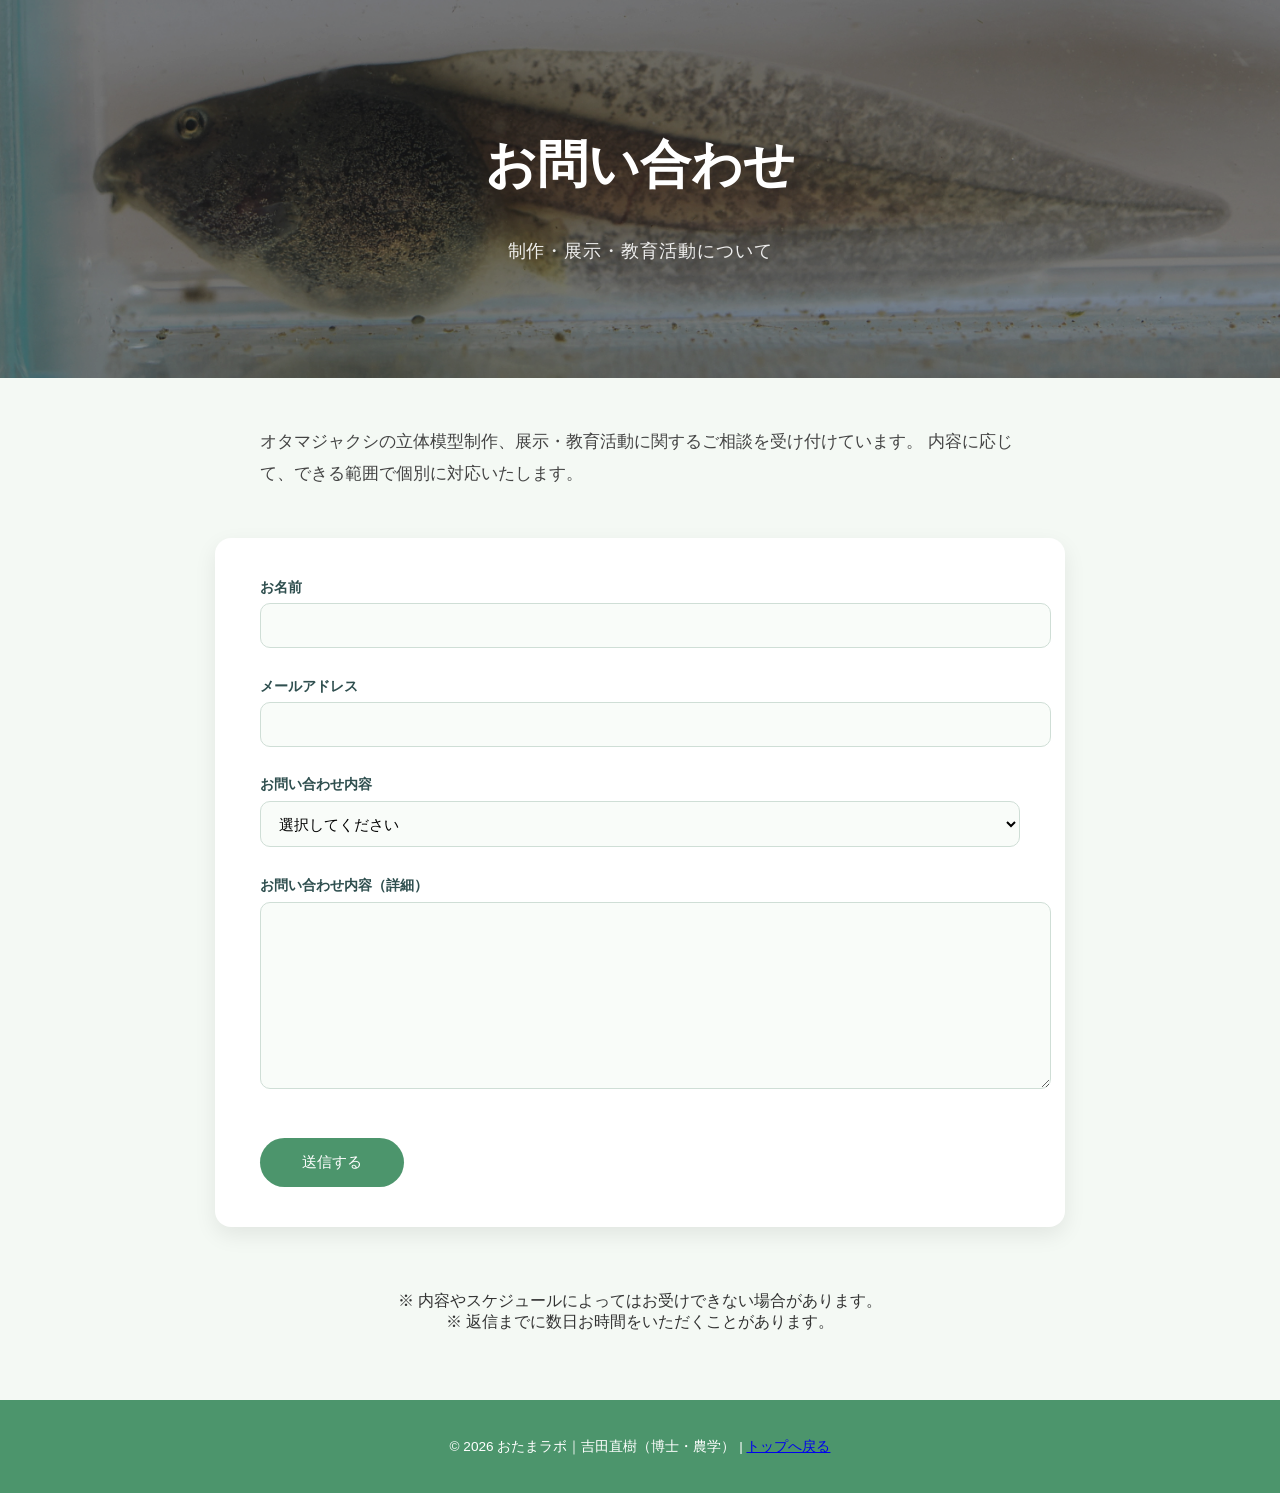
<file: contact.html>
<!DOCTYPE html>
<html lang="ja">
<head>
  <meta charset="UTF-8">
  <meta name="viewport" content="width=device-width, initial-scale=1.0">
  <title>お問い合わせ｜おたまラボ</title>
  <link rel="stylesheet" href="style.css">
</head>

<body class="sub-page contact-page">

  <!-- Hero / Banner（Contact） -->
  <header class="hero hero-sub hero-contact">
    <img
      src="images/TOP/Tadpole_site_header1.jpg"
      alt="オタマジャクシの観察と造形"
      class="hero-img"
    >
    <div class="hero-content">
      <h1>お問い合わせ</h1>
      <p>制作・展示・教育活動について</p>
    </div>
  </header>

  <!-- Main -->
  <main class="content-wrapper">

    <!-- 導入 -->
    <p class="contact-lead">
      オタマジャクシの立体模型制作、展示・教育活動に関するご相談を受け付けています。
      内容に応じて、できる範囲で個別に対応いたします。
    </p>

    <!-- フォーム -->
    <section class="contact-form">
      <form action="mailto:yoshidan@neb.com" method="post" enctype="text/plain">

        <div class="form-group">
          <label for="name">お名前</label>
          <input type="text" id="name" name="name" required>
        </div>

        <div class="form-group">
          <label for="email">メールアドレス</label>
          <input type="email" id="email" name="email" required>
        </div>

        <div class="form-group">
          <label for="category">お問い合わせ内容</label>
          <select id="category" name="category">
            <option value="">選択してください</option>
            <option value="figure">立体模型（フィギュア）制作について</option>
            <option value="education">教育・展示・ワークショップについて</option>
            <option value="research">研究・取材・その他のご相談</option>
          </select>
        </div>

        <div class="form-group">
          <label for="message">お問い合わせ内容（詳細）</label>
          <textarea id="message" name="message" rows="6"></textarea>
        </div>

        <button type="submit" class="cta">送信する</button>
      </form>
    </section>

    <!-- 補足 -->
    <section class="contact-note">
      <p class="soft-note">
        ※ 内容やスケジュールによってはお受けできない場合があります。<br>
        ※ 返信までに数日お時間をいただくことがあります。
      </p>
    </section>

  </main>

  <!-- Footer -->
  <footer class="footer">
    <p>© 2026 おたまラボ｜吉田直樹（博士・農学）
 | <a href="top.html">トップへ戻る</a></p>
  </footer>

</body>
</html>

<!--
========================================
CONTACTページ：将来対応メモ
========================================

■ 現在の実装について
・form の action は mailto: を使用
・環境依存（PC / スマホ / メールアプリ）あり
・簡易的な問い合わせ用途としては問題なし
・サーバー不要で運用可能

■ 将来、安定運用に切り替える場合の選択肢
1) 外部フォームサービス（おすすめ）
   - Google Forms
   - Formspree
   - Basin
   - Netlify Forms
   → action 属性を書き換えるだけで対応可能

2) サーバー側処理
   - PHP（sendmail / SMTP）
   - セキュリティ対策（スパム対策）必須

■ 改善候補（必要になったら）
・送信完了ページ（thank you）
・自動返信メール
・スパム対策（reCAPTCHA 等）
・依頼種別（制作 / 教育 / 展示）選択肢追加

※ 今は「Done is better than Perfect」でOK
※ 問い合わせが増えた段階で対応する
========================================
-->
</file>
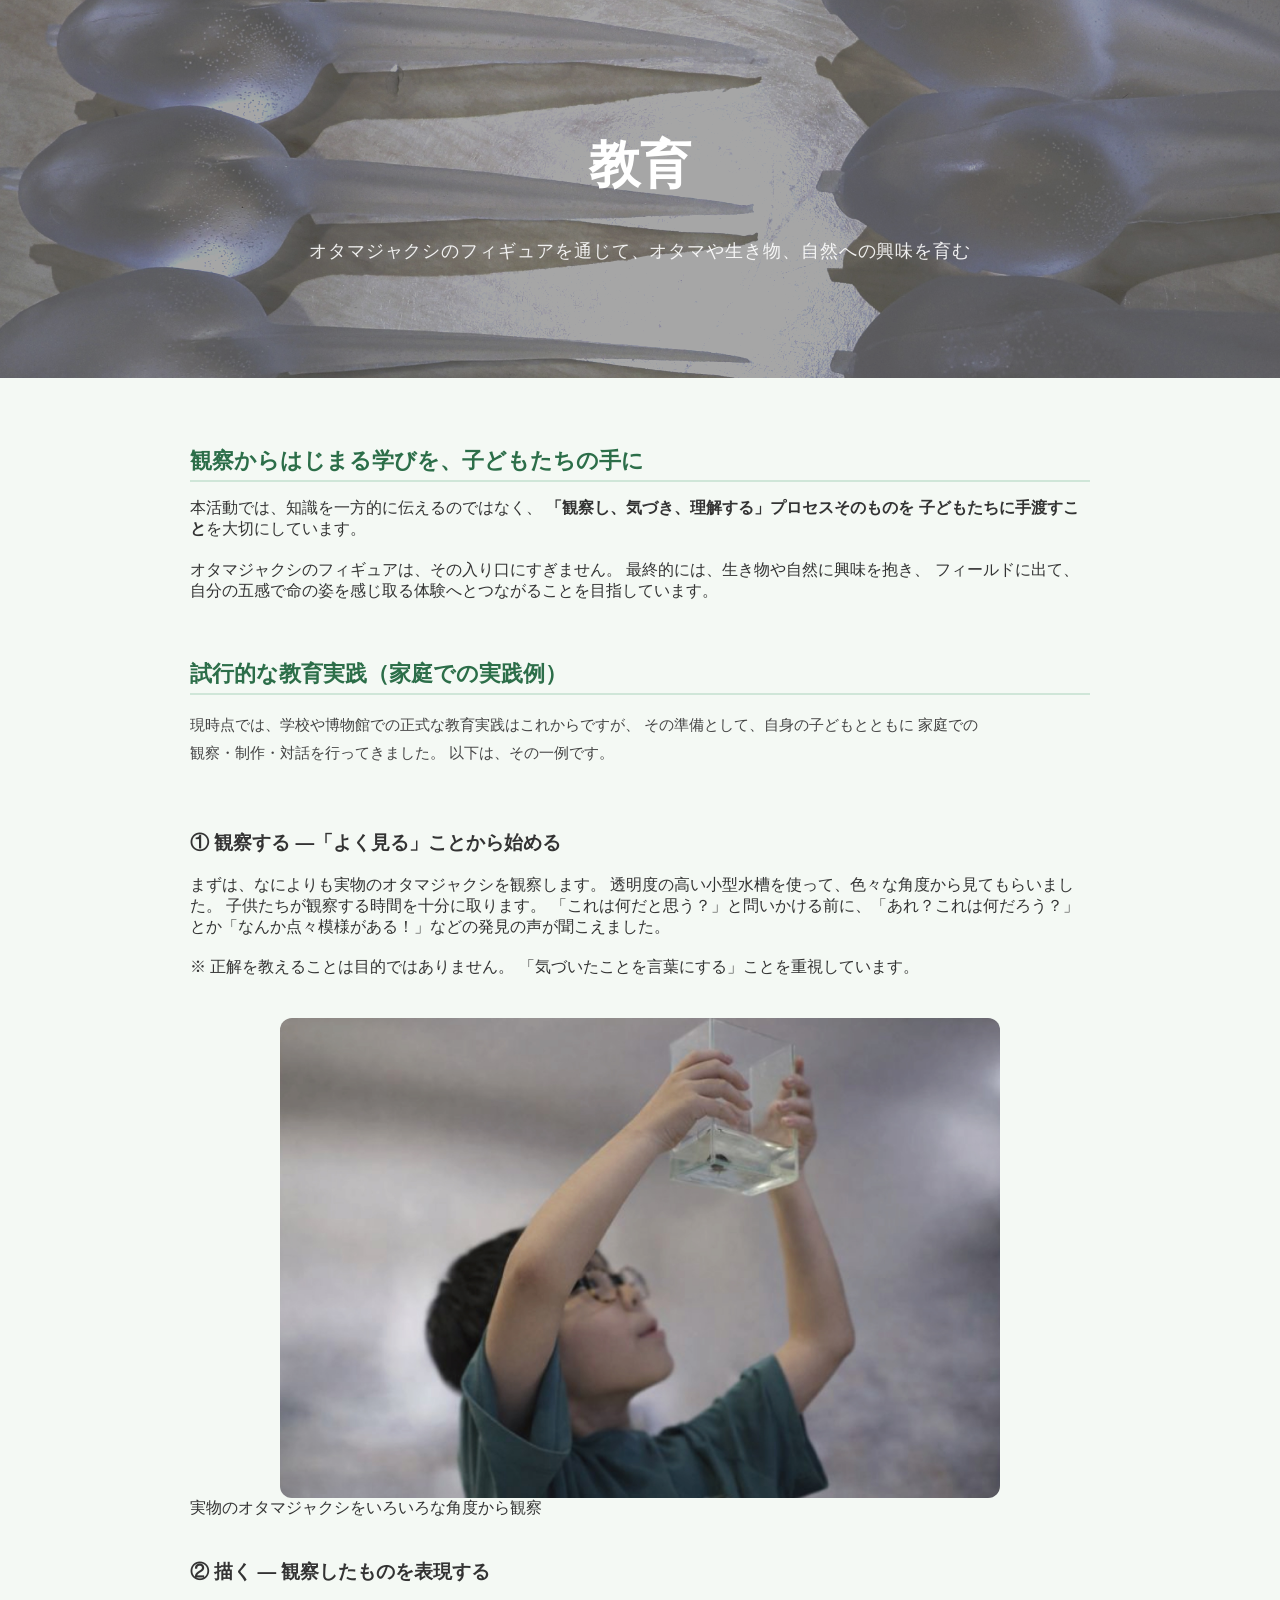
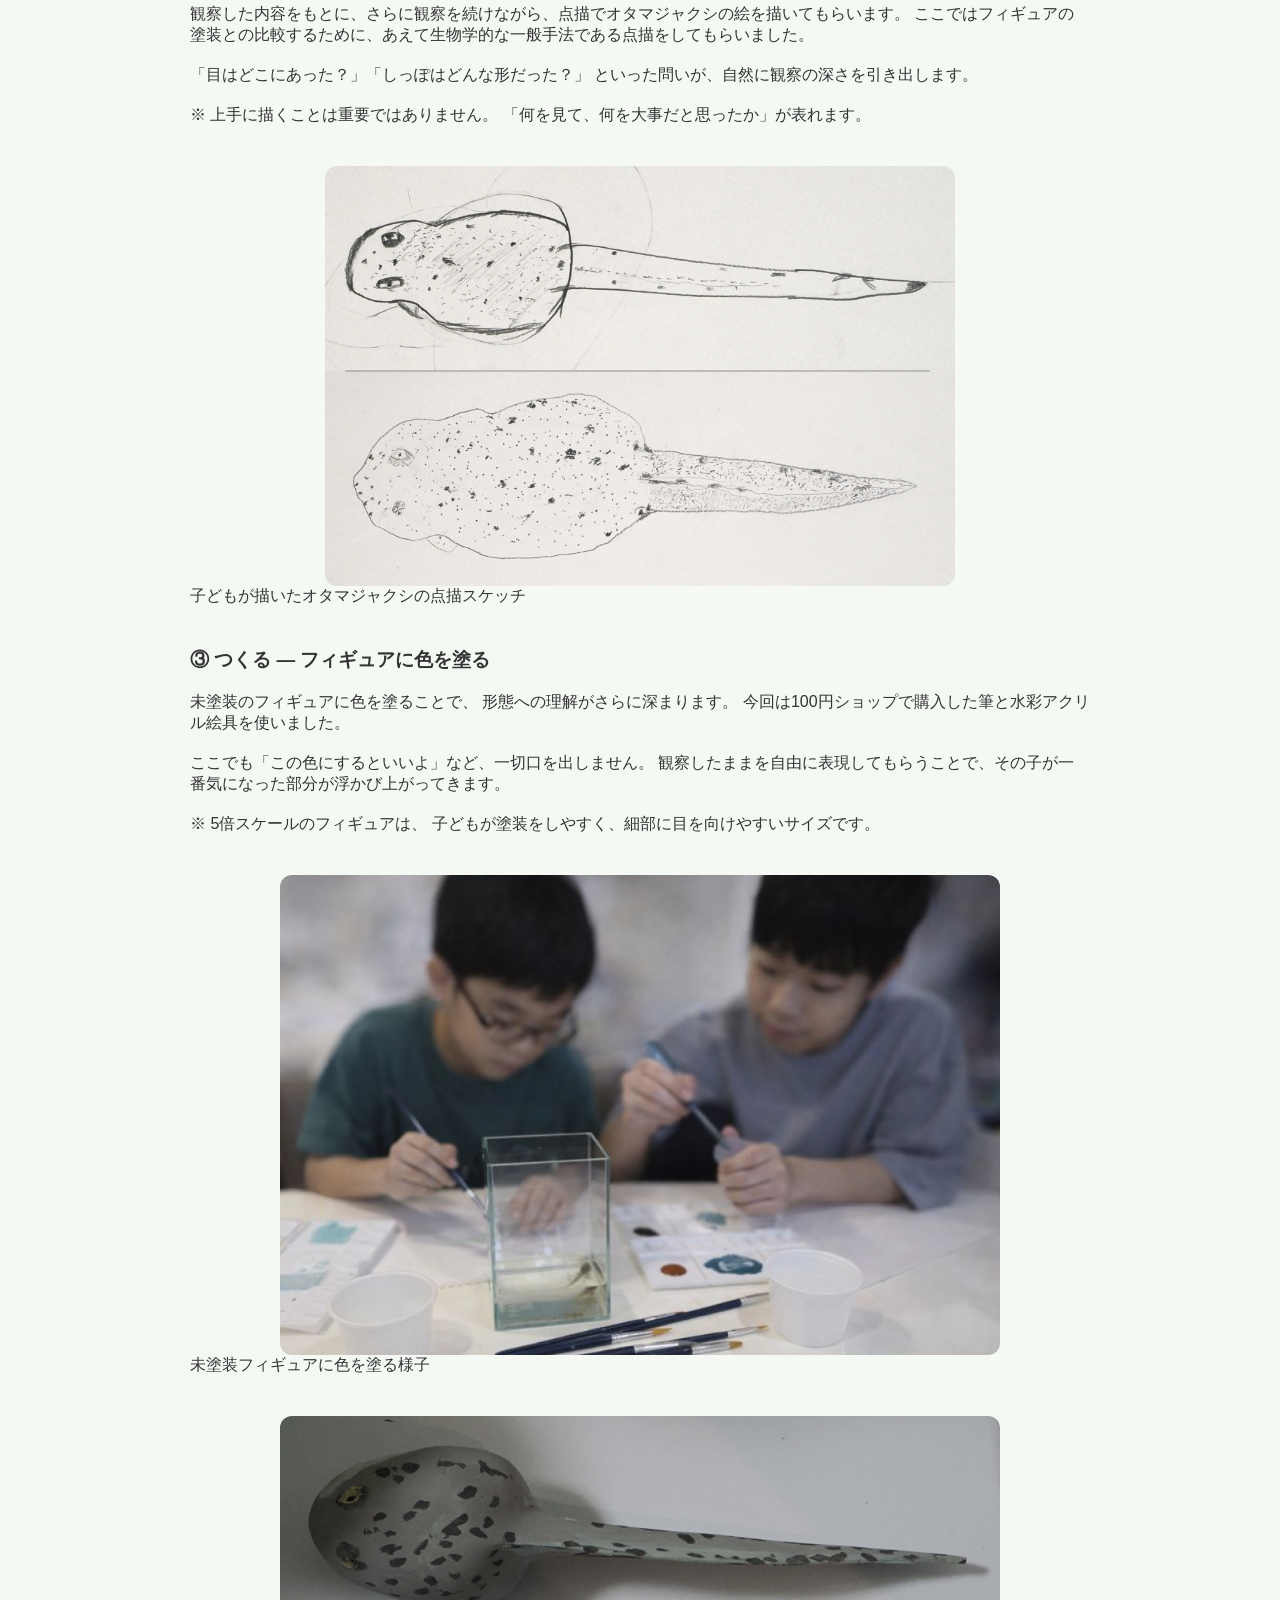
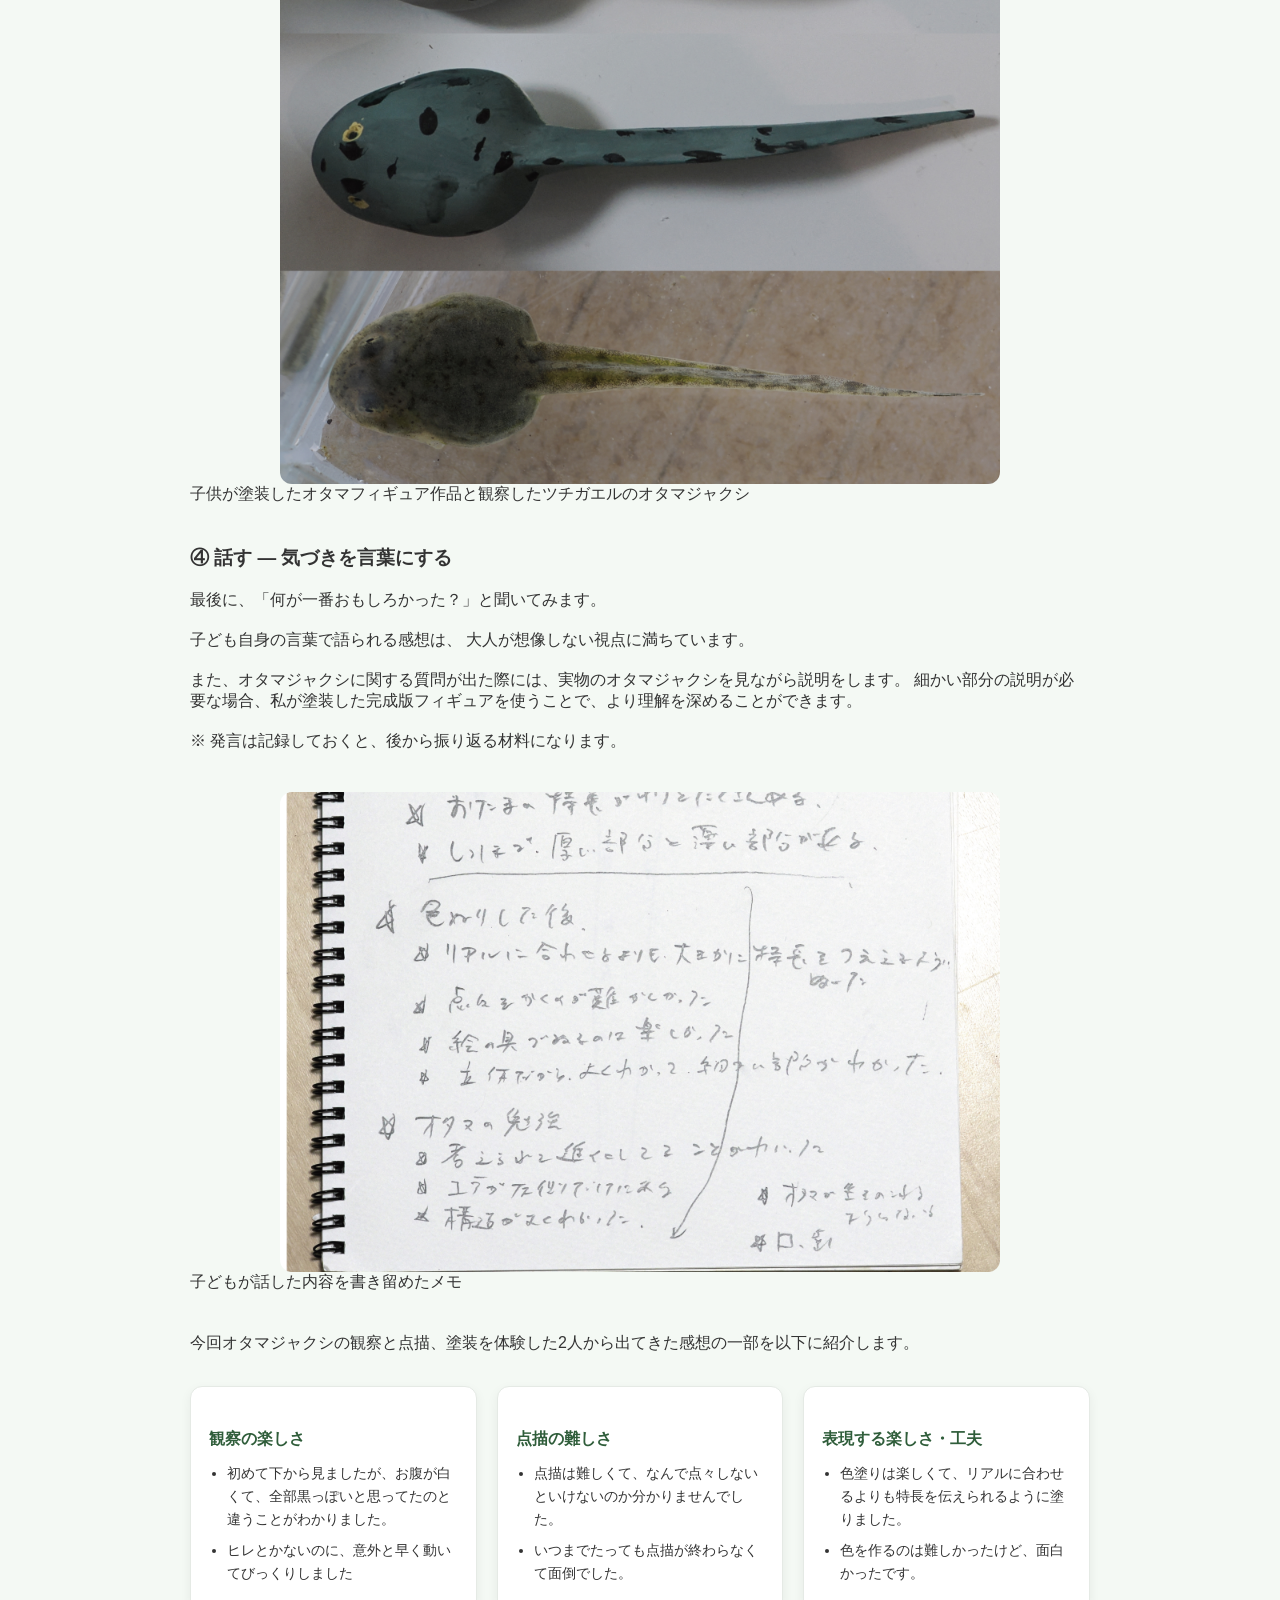
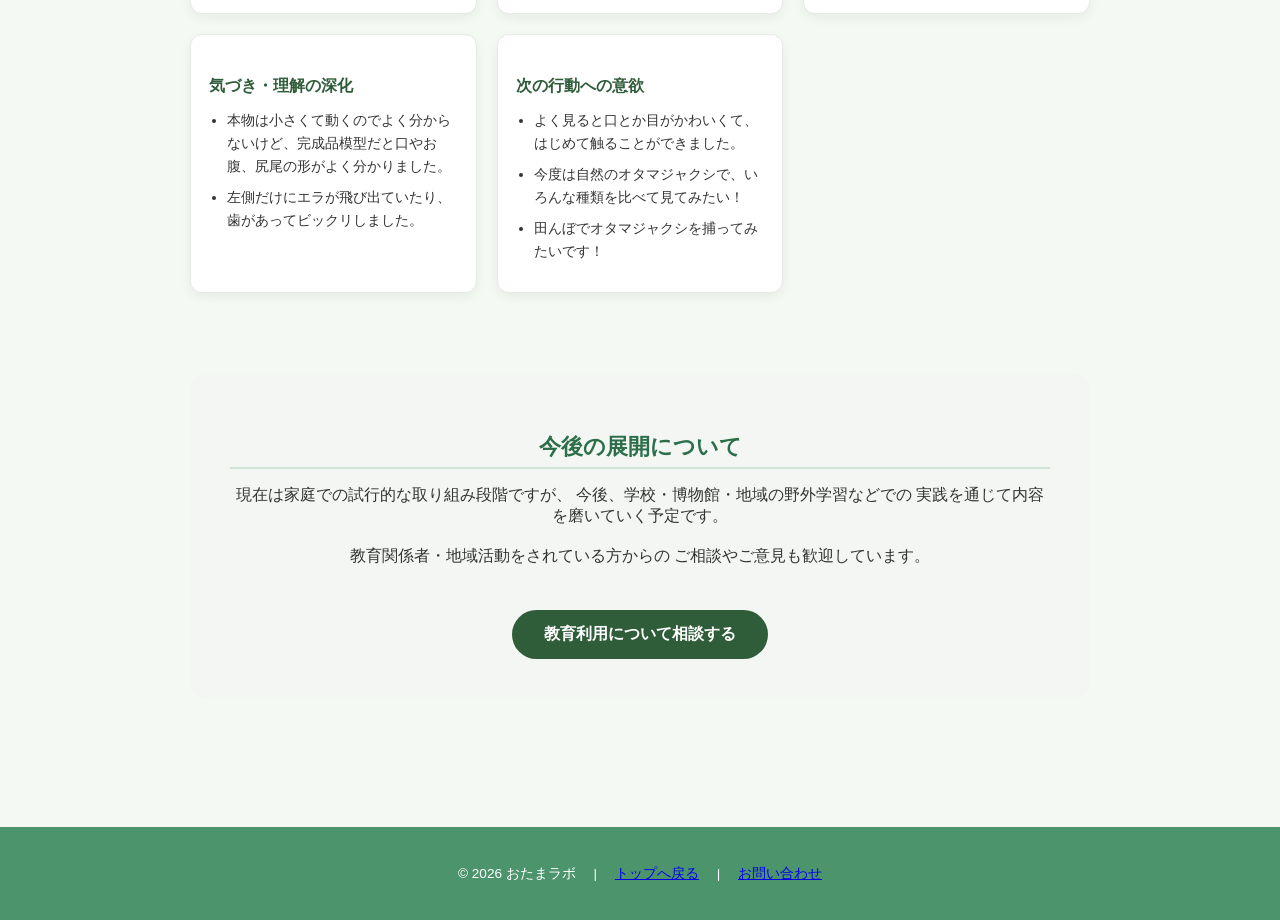
<file: education.html>
<!DOCTYPE html>
<html lang="ja">
<head>
  <meta charset="UTF-8">
  <meta name="viewport" content="width=device-width, initial-scale=1.0">
  <title>教育｜おたまラボ</title>
  <link rel="stylesheet" href="style.css">
</head>

<body class="sub-page author-page">

  <!-- ヘッダー -->
<!-- Hero / Banner（Author） -->
<header class="hero hero-sub hero-author">
  <img
    src="images/education/Education_headder_3840_900.jpg"
    alt="オタマフィギュアの教育への活用"
    class="hero-img"
  >

  <div class="hero-content">
    <h1>教育</h1>
    <p>オタマジャクシのフィギュアを通じて、オタマや生き物、自然への興味を育む</p>
  </div>
</header>


<main class="education-page">

  <!-- =========================
       リード／ページの姿勢
  ========================= -->
  <section class="education-lead">
    <h2>観察からはじまる学びを、子どもたちの手に</h2>

    <p>
      本活動では、知識を一方的に伝えるのではなく、
      <strong>「観察し、気づき、理解する」プロセスそのものを
      子どもたちに手渡すこと</strong>を大切にしています。
    </p>

    <p class="education-stance">
      オタマジャクシのフィギュアは、その入り口にすぎません。
      最終的には、生き物や自然に興味を抱き、
      フィールドに出て、自分の五感で命の姿を感じ取る体験へとつながることを目指しています。
    </p>
  </section>


  <!-- =========================
       家庭での実践例（メイン）
  ========================= -->
  <section class="home-practice">
    <h2>試行的な教育実践（家庭での実践例）</h2>

    <p class="section-intro">
      現時点では、学校や博物館での正式な教育実践はこれからですが、
      その準備として、自身の子どもとともに
      家庭での観察・制作・対話を行ってきました。
      以下は、その一例です。
    </p>


    <!-- 実践① 観察 -->
    <div class="practice-block">
      <h3>① 観察する ―「よく見る」ことから始める</h3>

      <div class="practice-body">

        <div class="practice-text">
          <p>
            まずは、なによりも実物のオタマジャクシを観察します。
			  透明度の高い小型水槽を使って、色々な角度から見てもらいました。
			  子供たちが観察する時間を十分に取ります。
            「これは何だと思う？」と問いかける前に、「あれ？これは何だろう？」とか「なんか点々模様がある！」などの発見の声が聞こえました。
          </p>

          <p class="practice-note">
            ※ 正解を教えることは目的ではありません。
            「気づいたことを言葉にする」ことを重視しています。
          </p>
			
			        <figure class="practice-image">
          <img src="images/education/Kid_watching_tadpole.jpg" alt="オタマジャクシ観察の様子">
          <figcaption>
            実物のオタマジャクシをいろいろな角度から観察
          </figcaption>
        </figure>
			
        </div>
      </div>
    </div>


    <!-- 実践② 描く -->
    <div class="practice-block">
      <h3>② 描く ― 観察したものを表現する</h3>

      <div class="practice-body">

        <div class="practice-text">
          <p>
            観察した内容をもとに、さらに観察を続けながら、点描でオタマジャクシの絵を描いてもらいます。
			  ここではフィギュアの塗装との比較するために、あえて生物学的な一般手法である点描をしてもらいました。
          </p>

          <p>
            「目はどこにあった？」「しっぽはどんな形だった？」
            といった問いが、自然に観察の深さを引き出します。
          </p>

          <p class="practice-note">
            ※ 上手に描くことは重要ではありません。
            「何を見て、何を大事だと思ったか」が表れます。
          </p>
			
			       <figure class="work-image">
          <img src="images/education/dotted_tadpole.jpg" alt="子供が描いたオタマジャクシの絵">
          <figcaption>
            子どもが描いたオタマジャクシの点描スケッチ
          </figcaption>
        </figure>
			
        </div>
      </div>
    </div>


    <!-- 実践③ フィギュアに色を塗る -->
    <div class="practice-block">
      <h3>③ つくる ― フィギュアに色を塗る</h3>

      <div class="practice-body">

        <div class="practice-text">
          <p>
            未塗装のフィギュアに色を塗ることで、
            形態への理解がさらに深まります。
			  今回は100円ショップで購入した筆と水彩アクリル絵具を使いました。
          </p>

          <p>
            ここでも「この色にするといいよ」など、一切口を出しません。
			  観察したままを自由に表現してもらうことで、その子が一番気になった部分が浮かび上がってきます。
          </p>

          <p class="practice-note">
            ※ 5倍スケールのフィギュアは、
            子どもが塗装をしやすく、細部に目を向けやすいサイズです。
          </p>
        </div>
		  
		          <figure class="practice-image">
          <img src="images/education/Kid_Painting_tadpole.jpg" alt="フィギュアに色を塗る様子">
          <figcaption>
            未塗装フィギュアに色を塗る様子
          </figcaption>
        </figure>
		  
		          <figure class="painting-image">
          <img src="images/education/Painted_tadpole.jpg" alt="子供の塗装フィギュア作品">
          <figcaption>
            子供が塗装したオタマフィギュア作品と観察したツチガエルのオタマジャクシ
          </figcaption>
        </figure>
		  
      </div>
    </div>


    <!-- 実践④ 対話 -->
    <div class="practice-block">
      <h3>④ 話す ― 気づきを言葉にする</h3>

      <div class="practice-body">

        <div class="practice-text">
          <p>
            最後に、「何が一番おもしろかった？」と聞いてみます。
          </p>

          <p>
            子ども自身の言葉で語られる感想は、
            大人が想像しない視点に満ちています。
          </p>

			          <p>
            また、オタマジャクシに関する質問が出た際には、実物のオタマジャクシを見ながら説明をします。
						  細かい部分の説明が必要な場合、私が塗装した完成版フィギュアを使うことで、より理解を深めることができます。
          </p>
			
          <p class="practice-note">
            ※ 発言は記録しておくと、後から振り返る材料になります。
          </p>
			
			        <figure class="practice-image">
          <img src="images/education/memo.jpg" alt="子供のコメントメモ">
          <figcaption>
            子どもが話した内容を書き留めたメモ
          </figcaption>
        </figure>
	
					<p>
            今回オタマジャクシの観察と点描、塗装を体験した2人から出てきた感想の一部を以下に紹介します。
          </p>
			
			<div class="comments">

    <div class="comment-group">
      <h4>観察の楽しさ</h4>
      <ul>
        <li>初めて下から見ましたが、お腹が白くて、全部黒っぽいと思ってたのと違うことがわかりました。</li>
        <li>ヒレとかないのに、意外と早く動いてびっくりしました</li>
      </ul>
    </div>

	<div class="comment-group">
      <h4>点描の難しさ</h4>
      <ul>
        <li>点描は難しくて、なんで点々しないといけないのか分かりませんでした。</li>
        <li>いつまでたっても点描が終わらなくて面倒でした。</li>
      </ul>
    </div>
				
    <div class="comment-group">
      <h4>表現する楽しさ・工夫</h4>
      <ul>
        <li>色塗りは楽しくて、リアルに合わせるよりも特長を伝えられるように塗りました。</li>
        <li>色を作るのは難しかったけど、面白かったです。</li>
      </ul>
    </div>

    <div class="comment-group">
      <h4>気づき・理解の深化</h4>
      <ul>
        <li>本物は小さくて動くのでよく分からないけど、完成品模型だと口やお腹、尻尾の形がよく分かりました。</li>
        <li>左側だけにエラが飛び出ていたり、歯があってビックリしました。</li>
      </ul>
    </div>

    <div class="comment-group">
      <h4>次の行動への意欲</h4>
      <ul>
        <li>よく見ると口とか目がかわいくて、はじめて触ることができました。</li>
        <li>今度は自然のオタマジャクシで、いろんな種類を比べて見てみたい！</li>
        <li>田んぼでオタマジャクシを捕ってみたいです！</li>
      </ul>
    </div>

  </div>
        </div>
      </div>
    </div>

  </section>


  <!-- =========================
       今後に向けて
  ========================= -->
  <section class="education-future">
    <h2>今後の展開について</h2>

    <p>
      現在は家庭での試行的な取り組み段階ですが、
      今後、学校・博物館・地域の野外学習などでの
      実践を通じて内容を磨いていく予定です。
    </p>

    <p>
      教育関係者・地域活動をされている方からの
      ご相談やご意見も歓迎しています。

    </p>

    <a href="contact.html" class="cta">
      教育利用について相談する
    </a>
  </section>

</main>


  <!-- フッター -->
  <footer class="footer">
  <p>© 2026 おたまラボ　 |　 <a href="top.html">トップへ戻る</a>　 |　 <a href="contact.html">お問い合わせ</a></p>
  </footer>

</body>
</html>
</file>
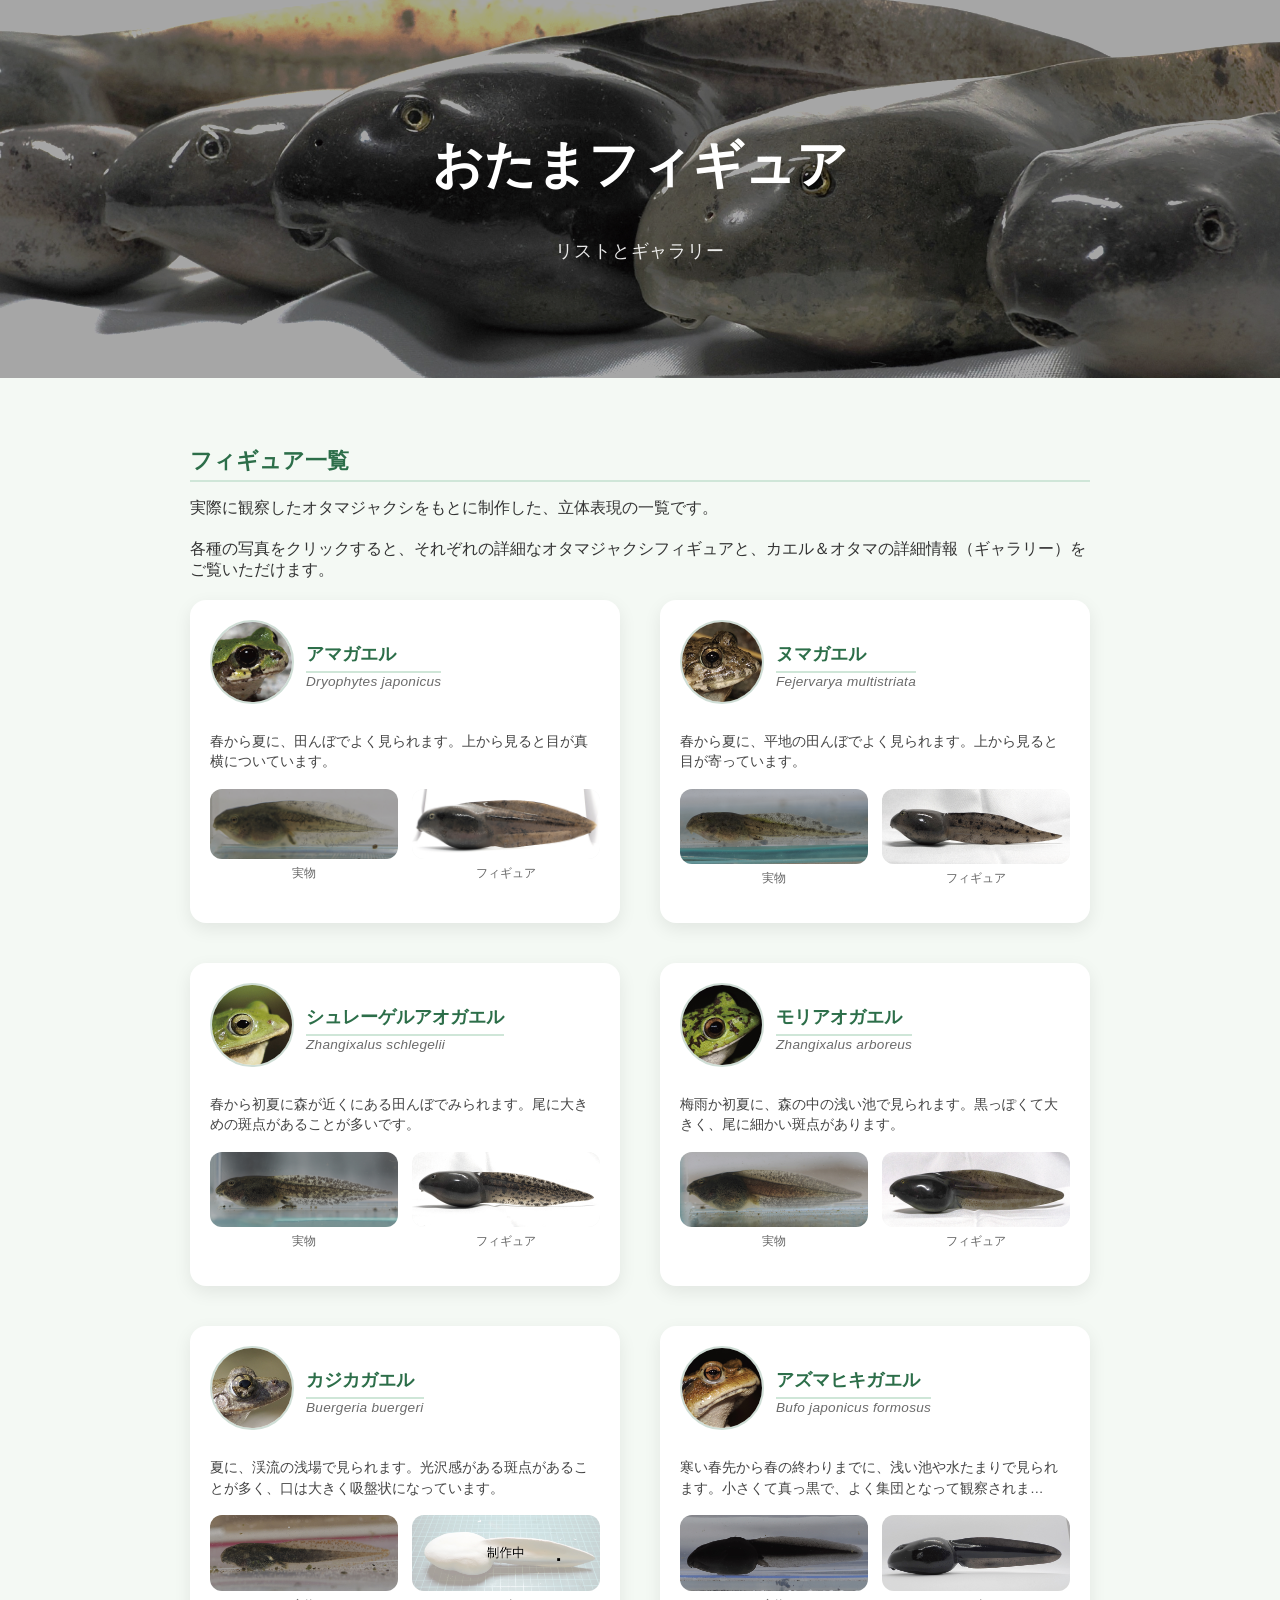
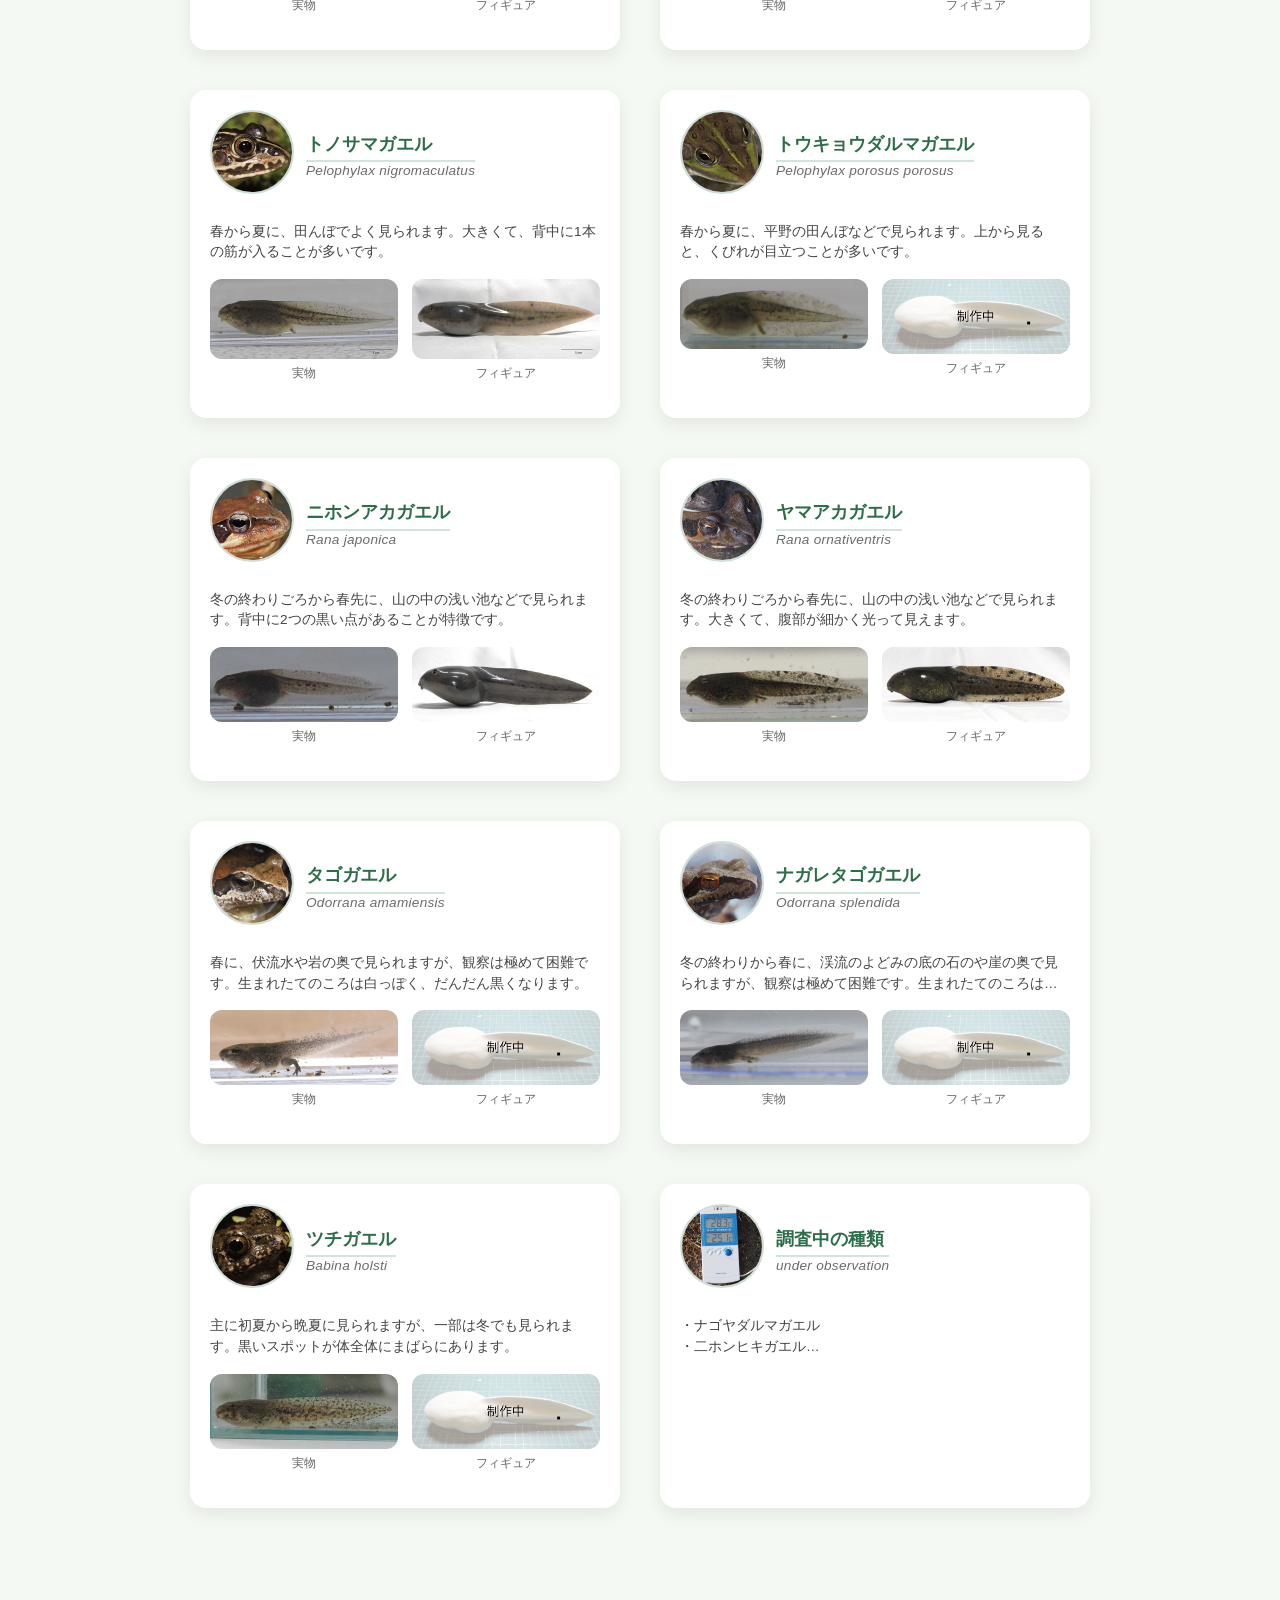
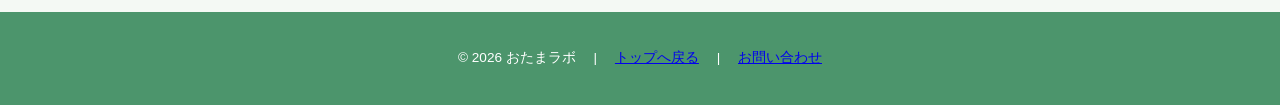
<file: figurelist.html>
<!DOCTYPE html>
<html lang="ja">
<head>
  <meta charset="UTF-8">
  <meta name="viewport" content="width=device-width, initial-scale=1.0">
  <title>オタマフィギュア一覧｜おたまラボ</title>
  <link rel="stylesheet" href="style.css">
</head>

<body class="sub-page figure-page">

<!-- Hero -->
<header class="hero hero-sub hero-figure">
  <img
    src="images/figurelist/figurelist_headder_3840_1080.jpg"
    alt="オタマジャクシフィギュア"
    class="hero-img"
  >
  <div class="hero-content">
    <h1>おたまフィギュア</h1>
    <p>リストとギャラリー</p>
  </div>
</header>

<main class="figure-list-page">

  <header class="figure-list-header">
    <h2>フィギュア一覧</h2>

    <p class="lead">
      実際に観察したオタマジャクシをもとに制作した、立体表現の一覧です。
    </p>

    <p>
      各種の写真をクリックすると、それぞれの詳細なオタマジャクシフィギュアと、カエル＆オタマの詳細情報（ギャラリー）をご覧いただけます。
    </p>

  </header>

  <section class="figure-grid">

  <!-- ====================
      アマガエル
       ===================-->
	
 <a href="figure/ama.html" class="figure-card">
	 
 <header class="figure-header">
	 
  <!-- 成体（アイコン的扱い） -->
  <div class="adult-thumb">
    <img src="images/images_ama/amagaeru_face.jpg" alt="アマガエル 成体">
  </div>
	 
	     <div>
      <h2 class="species-name">アマガエル</h2>
      <p class="latin">Dryophytes japonicus</p>
    </div>
 </header>
	 
  <!-- オタマ：実物＋フィギュア -->
	     <p class="note">
      春から夏に、田んぼでよく見られます。上から見ると目が真横についています。
    </p>
	 
  <div class="tadpole-pair">
    <figure>
      <img src="images/images_ama/ama_real_hidari.jpg" alt="ヌマガエルのオタマジャクシ（実物）">
      <figcaption>実物</figcaption>
    </figure>

    <figure>
      <img src="images/images_ama/ama_figure_hidari.jpg" alt="ヌマガエルのオタマジャクシ（フィギュア）">
      <figcaption>フィギュア</figcaption>
    </figure>
  </div>

</a>


  <!-- ====================
      ヌマガエル
       ===================-->
	
 <a href="figure/numa.html" class="figure-card">
	 
 <header class="figure-header">
	 
  <!-- 成体（アイコン的扱い） -->
  <div class="adult-thumb">
    <img src="images/images_numa/numagaeru_face.jpg" alt="ヌマガエル 成体">
  </div>
	 
	     <div>
      <h2 class="species-name">ヌマガエル</h2>
      <p class="latin">Fejervarya multistriata</p>
    </div>
 </header>
	 
  <!-- オタマ：実物＋フィギュア -->
	     <p class="note">
      春から夏に、平地の田んぼでよく見られます。上から見ると目が寄っています。
    </p>
	 
  <div class="tadpole-pair">
    <figure>
      <img src="images/images_numa/numa_real_side_3000_1200.jpg" alt="ヌマガエルのオタマジャクシ（実物）">
      <figcaption>実物</figcaption>
    </figure>

    <figure>
      <img src="images/images_numa/numa_figure_side_3000_1200.jpg" alt="ヌマガエルのオタマジャクシ（フィギュア）">
      <figcaption>フィギュア</figcaption>
    </figure>
  </div>

</a>

 <!-- ====================
      シュレーゲル
       ===================-->
	
 <a href="figure/syure.html" class="figure-card">
	 
 <header class="figure-header">
	 
  <!-- 成体（アイコン的扱い） -->
  <div class="adult-thumb">
    <img src="images/images_syure/syure_face.jpg" alt="シュレーゲルアオガエル 成体">
  </div>
	 
	     <div>
      <h2 class="species-name">シュレーゲルアオガエル</h2>
      <p class="latin">Zhangixalus schlegelii</p>
    </div>
 </header>
	 
  <!-- オタマ：実物＋フィギュア -->
	     <p class="note">
      春から初夏に森が近くにある田んぼでみられます。尾に大きめの斑点があることが多いです。
    </p>
	 
  <div class="tadpole-pair">
    <figure>
      <img src="images/images_syure/syure_real_side_3000_1200.jpg" alt="シュレーゲルアオガエルのオタマジャクシ（実物）">
      <figcaption>実物</figcaption>
    </figure>

    <figure>
      <img src="images/images_syure/syure_figure_side_3000_1200.jpg" alt="シュレーゲルアオガエルのオタマジャクシ（フィギュア）">
      <figcaption>フィギュア</figcaption>
    </figure>
  </div>

</a>

<!-- ====================
      モリアオガエル
       ===================-->
	
 <a href="figure/moriao.html" class="figure-card">
	 
 <header class="figure-header">
	 
  <!-- 成体（アイコン的扱い） -->
  <div class="adult-thumb">
    <img src="images/images_moriao/moriao_face.jpg" alt="モリアオガエル 成体">
  </div>
	 
	     <div>
    <h2 class="species-name">モリアオガエル</h2>
      <p class="latin">Zhangixalus arboreus</p>
    </div>
 </header>
	 
  <!-- オタマ：実物＋フィギュア -->
	     <p class="note">
      梅雨か初夏に、森の中の浅い池で見られます。黒っぽくて大きく、尾に細かい斑点があります。
    </p>
	 
  <div class="tadpole-pair">
    <figure>
      <img src="images/images_moriao/real_moriao_side_3000_1200.jpg" alt="モリアオガエルのオタマジャクシ（実物）">
      <figcaption>実物</figcaption>
    </figure>

    <figure>
      <img src="images/images_moriao/figure_moriao_side_3000_1200.jpg" alt="モリアオガエルのオタマジャクシ（フィギュア）">
      <figcaption>フィギュア</figcaption>
    </figure>
  </div>

</a>	

	
<!-- ====================
      カジカガエル
       ===================-->
	
 <a href="figure/kajika.html" class="figure-card">
	 
 <header class="figure-header">
	 
  <!-- 成体（アイコン的扱い） -->
  <div class="adult-thumb">
    <img src="images/images_kajika/kajika_face.jpg" alt="カジカガエル 成体">
  </div>
	 
	     <div>
     <h2 class="species-name">カジカガエル</h2>
      <p class="latin">Buergeria buergeri</p>
    </div>
 </header>
	 
  <!-- オタマ：実物＋フィギュア -->
	     <p class="note">
      夏に、渓流の浅場で見られます。光沢感がある斑点があることが多く、口は大きく吸盤状になっています。
    </p>
	 
  <div class="tadpole-pair">
    <figure>
      <img src="images/images_kajika/kajika_real_side_3000_1200.jpg" alt="カジカガエルのオタマジャクシ（実物）">
      <figcaption>実物</figcaption>
    </figure>

    <figure>
      <img src="images/Figure/preparing_3000_1200.jpg" alt="制作中（フィギュア）">
      <figcaption>フィギュア</figcaption>
    </figure>
  </div>

</a>


<!-- ====================
      アズマヒキガエル
       ===================-->
	
 <a href="figure/azumahiki.html" class="figure-card">
	 
 <header class="figure-header">
	 
  <!-- 成体（アイコン的扱い） -->
  <div class="adult-thumb">
    <img src="images/images_azumahiki/azumahiki_face.jpg" alt="アズマヒキガエル 成体">
  </div>
	 
	     <div>
   <h2 class="species-name">アズマヒキガエル</h2>
      <p class="latin">Bufo japonicus formosus</p>
    </div>
 </header>
	 
  <!-- オタマ：実物＋フィギュア -->
	     <p class="note">
      寒い春先から春の終わりまでに、浅い池や水たまりで見られます。小さくて真っ黒で、よく集団となって観察されます。。
    </p>
	 
  <div class="tadpole-pair">
    <figure>
      <img src="images/images_azumahiki/azumahiki_real_side_3000_1200.jpg" alt="アズマヒキガエルのオタマジャクシ（実物）">
      <figcaption>実物</figcaption>
    </figure>

    <figure>
      <img src="images/images_azumahiki/azumahiki_figure_side_3000_1200.jpg" alt="アズマヒキガエルのオタマジャクシ（フィギュア）">
      <figcaption>フィギュア</figcaption>
    </figure>
  </div>

</a>

	
<!-- ====================
      トノサマガエル
       ===================-->
	
 <a href="figure/tonosama.html" class="figure-card">
	 
 <header class="figure-header">
	 
  <!-- 成体（アイコン的扱い） -->
  <div class="adult-thumb">
    <img src="images/images_tonosama/tonosama_face.jpg" alt="トノサマガエル 成体">
  </div>
	 
	     <div>
   <h2 class="species-name">トノサマガエル</h2>
      <p class="latin">Pelophylax nigromaculatus</p>
    </div>
 </header>
	 
  <!-- オタマ：実物＋フィギュア -->
	     <p class="note">
      春から夏に、田んぼでよく見られます。大きくて、背中に1本の筋が入ることが多いです。
    </p>
	 
  <div class="tadpole-pair">
    <figure>
      <img src="images/images_tonosama/Tonosama_real_top_sub.jpg" alt="トノサマガエルのオタマジャクシ（実物）">
      <figcaption>実物</figcaption>
    </figure>

    <figure>
      <img src="images/images_tonosama/Tonosama_figure_top_sub.jpg" alt="トノサマガエルのオタマジャクシ（フィギュア）">
      <figcaption>フィギュア</figcaption>
    </figure>
  </div>

</a>	
	
<!-- ====================
      トウキョウダルマガエル
       ===================-->
	
 <a href="figure/tokyodaruma.html" class="figure-card">
	 
 <header class="figure-header">
	 
  <!-- 成体（アイコン的扱い） -->
  <div class="adult-thumb">
    <img src="images/images_tokyodaruma/tokyodaruma_face.jpg" alt="トウキョウダルマガエル 成体">
  </div>
	 
	     <div>
    <h2 class="species-name">トウキョウダルマガエル</h2>
      <p class="latin">Pelophylax porosus porosus</p>
    </div>
 </header>
	 
  <!-- オタマ：実物＋フィギュア -->
	     <p class="note">
      春から夏に、平野の田んぼなどで見られます。上から見ると、くびれが目立つことが多いです。
    </p>
	 
  <div class="tadpole-pair">
    <figure>
      <img src="images/images_ama/ama_real_hidari.jpg" alt="アマガエルのオタマジャクシ（実物）">
      <figcaption>実物</figcaption>
    </figure>

    <figure>
      <img src="images/Figure/preparing_3000_1200.jpg" alt="準備中（フィギュア）">
      <figcaption>フィギュア</figcaption>
    </figure>
  </div>

</a>	


<!-- ====================
      ニホンアカガエル
       ===================-->
	
 <a href="figure/nihonaka.html" class="figure-card">
	 
 <header class="figure-header">
	 
  <!-- 成体（アイコン的扱い） -->
  <div class="adult-thumb">
    <img src="images/images_nihonaka/nihonaka_face.jpg" alt="ニホンアカガエル 成体">
  </div>
	 
	     <div>
   <h2 class="species-name">ニホンアカガエル</h2>
      <p class="latin">Rana japonica</p>
    </div>
 </header>
	 
  <!-- オタマ：実物＋フィギュア -->
	     <p class="note">
      冬の終わりごろから春先に、山の中の浅い池などで見られます。背中に2つの黒い点があることが特徴です。
    </p>
	 
  <div class="tadpole-pair">
    <figure>
      <img src="images/images_nihonaka/nihonaka_real_side_3000_1200.jpg" alt="ニホンアカガエルのオタマジャクシ（実物）">
      <figcaption>実物</figcaption>
    </figure>

    <figure>
      <img src="images/images_nihonaka/nihonaka_figure_side_3000_1200.jpg" alt="二ホンアカガエルのオタマジャクシ（フィギュア）">
      <figcaption>フィギュア</figcaption>
    </figure>
  </div>

</a>
	
	
<!-- ====================
      ヤマアカガエル
       ===================-->
	
 <a href="figure/tokyodaruma.html" class="figure-card">
	 
 <header class="figure-header">
	 
  <!-- 成体（アイコン的扱い） -->
  <div class="adult-thumb">
    <img src="images/images_yamaaka/yamaaka_face.jpg" alt="ヤマアカガエル 成体">
  </div>
	 
	     <div>
  <h2 class="species-name">ヤマアカガエル</h2>
      <p class="latin">Rana ornativentris</p>
    </div>
 </header>
	 
  <!-- オタマ：実物＋フィギュア -->
	     <p class="note">
      冬の終わりごろから春先に、山の中の浅い池などで見られます。大きくて、腹部が細かく光って見えます。
    </p>
	 
  <div class="tadpole-pair">
    <figure>
      <img src="images/images_yamaaka/yamaaka_real_side_3000_1200.jpg" alt="ヤマアカガエルのオタマジャクシ（実物）">
      <figcaption>実物</figcaption>
    </figure>

    <figure>
      <img src="images/images_yamaaka/yamaaka_figure_side_3000_1200.jpg" alt="ヤマアカガエルのオタマジャクシ（フィギュア）">
      <figcaption>フィギュア</figcaption>
    </figure>
  </div>

</a>
	  
<!-- ====================
      タゴガエル
       ===================-->
	
 <a href="figure/tago.html" class="figure-card">
	 
 <header class="figure-header">
	 
  <!-- 成体（アイコン的扱い） -->
  <div class="adult-thumb">
    <img src="images/images_tago/tago_face.jpg" alt="タゴガエル 成体">
  </div>
	 
	     <div>
   <h2 class="species-name">タゴガエル</h2>
      <p class="latin">Odorrana amamiensis</p>
    </div>
 </header>
	 
  <!-- オタマ：実物＋フィギュア -->
	     <p class="note">
      春に、伏流水や岩の奥で見られますが、観察は極めて困難です。生まれたてのころは白っぽく、だんだん黒くなります。
    </p>
	 
  <div class="tadpole-pair">
    <figure>
      <img src="images/images_tago/tago_real_side_3000_1200.jpg" alt="タゴガエルのオタマジャクシ（実物）">
      <figcaption>実物</figcaption>
    </figure>

    <figure>
      <img src="images/Figure/preparing_3000_1200.jpg" alt="制作中（フィギュア）">
      <figcaption>フィギュア</figcaption>
    </figure>
  </div>

</a>

	  
<!-- ====================
      ナガレタゴガエル
       ===================-->
	
 <a href="figure/nagaretago.html" class="figure-card">
	 
 <header class="figure-header">
	 
  <!-- 成体（アイコン的扱い） -->
  <div class="adult-thumb">
    <img src="images/images_nagaretago/nagaretago_face.jpg" alt="ナガレタゴガエル 成体">
  </div>
	 
	     <div>
   <h2 class="species-name">ナガレタゴガエル</h2>
      <p class="latin">Odorrana splendida</p>
    </div>
 </header>
	 
  <!-- オタマ：実物＋フィギュア -->
	     <p class="note">
      冬の終わりから春に、渓流のよどみの底の石のや崖の奥で見られますが、観察は極めて困難です。生まれたてのころは白っぽく、だんだん黒くなります。
    </p>
	 
  <div class="tadpole-pair">
    <figure>
      <img src="images/images_nagaretago/nagaretago_real_side_3000_1200.jpg" alt="ナガレタゴガエルのオタマジャクシ（実物）">
      <figcaption>実物</figcaption>
    </figure>

    <figure>
      <img src="images/Figure/preparing_3000_1200.jpg" alt="制作中（フィギュア）">
      <figcaption>フィギュア</figcaption>
    </figure>
  </div>

</a>
	  

<!-- ====================
      ツチガエル
       ===================-->
	
 <a href="figure/tuchi.html" class="figure-card">
	 
 <header class="figure-header">
	 
  <!-- 成体（アイコン的扱い） -->
  <div class="adult-thumb">
    <img src="images/images_tuchi/tuchi_face.jpg" alt="ツチガエル 成体">
  </div>
	 
	     <div>
    <h2 class="species-name">ツチガエル</h2>
      <p class="latin">Babina holsti</p>
    </div>
 </header>
	 
  <!-- オタマ：実物＋フィギュア -->
	     <p class="note">
      主に初夏から晩夏に見られますが、一部は冬でも見られます。黒いスポットが体全体にまばらにあります。
    </p>
	 
  <div class="tadpole-pair">
    <figure>
      <img src="images/images_tuchi/tuchi_real_side_3000_1200.jpg" alt="ツチガエルのオタマジャクシ（実物）">
      <figcaption>実物</figcaption>
    </figure>

    <figure>
      <img src="images/Figure/preparing_3000_1200.jpg" alt="制作中（フィギュア）">
      <figcaption>フィギュア</figcaption>
    </figure>
  </div>

</a>
	

<!-- ====================
      調査中
       ===================-->
	
 <a href="figure/tuchi.html" class="figure-card">
	 
 <header class="figure-header">
	 
  <!-- 成体（アイコン的扱い） -->
  <div class="adult-thumb">
    <img src="images/images_tuchi/ongoing_picture.jpg" alt="調査中">
  </div>
	 
	     <div>
    <h2 class="species-name">調査中の種類</h2>
      <p class="latin">under observation</p>
    </div>
 </header>
	 
  <!-- オタマ：実物＋フィギュア -->
	     <p class="note">
    ・ナゴヤダルマガエル<br>
	・二ホンヒキガエル<br>
	・ナガレヒキガエル
	 </p>

</a>
	  
	  	    </section>
</main>

<footer class="footer">
  <p>© 2026 おたまラボ　 |　 <a href="top.html">トップへ戻る</a>　 |　 <a href="contact.html">お問い合わせ</a></p>
</footer>

</body>
</html>
</file>
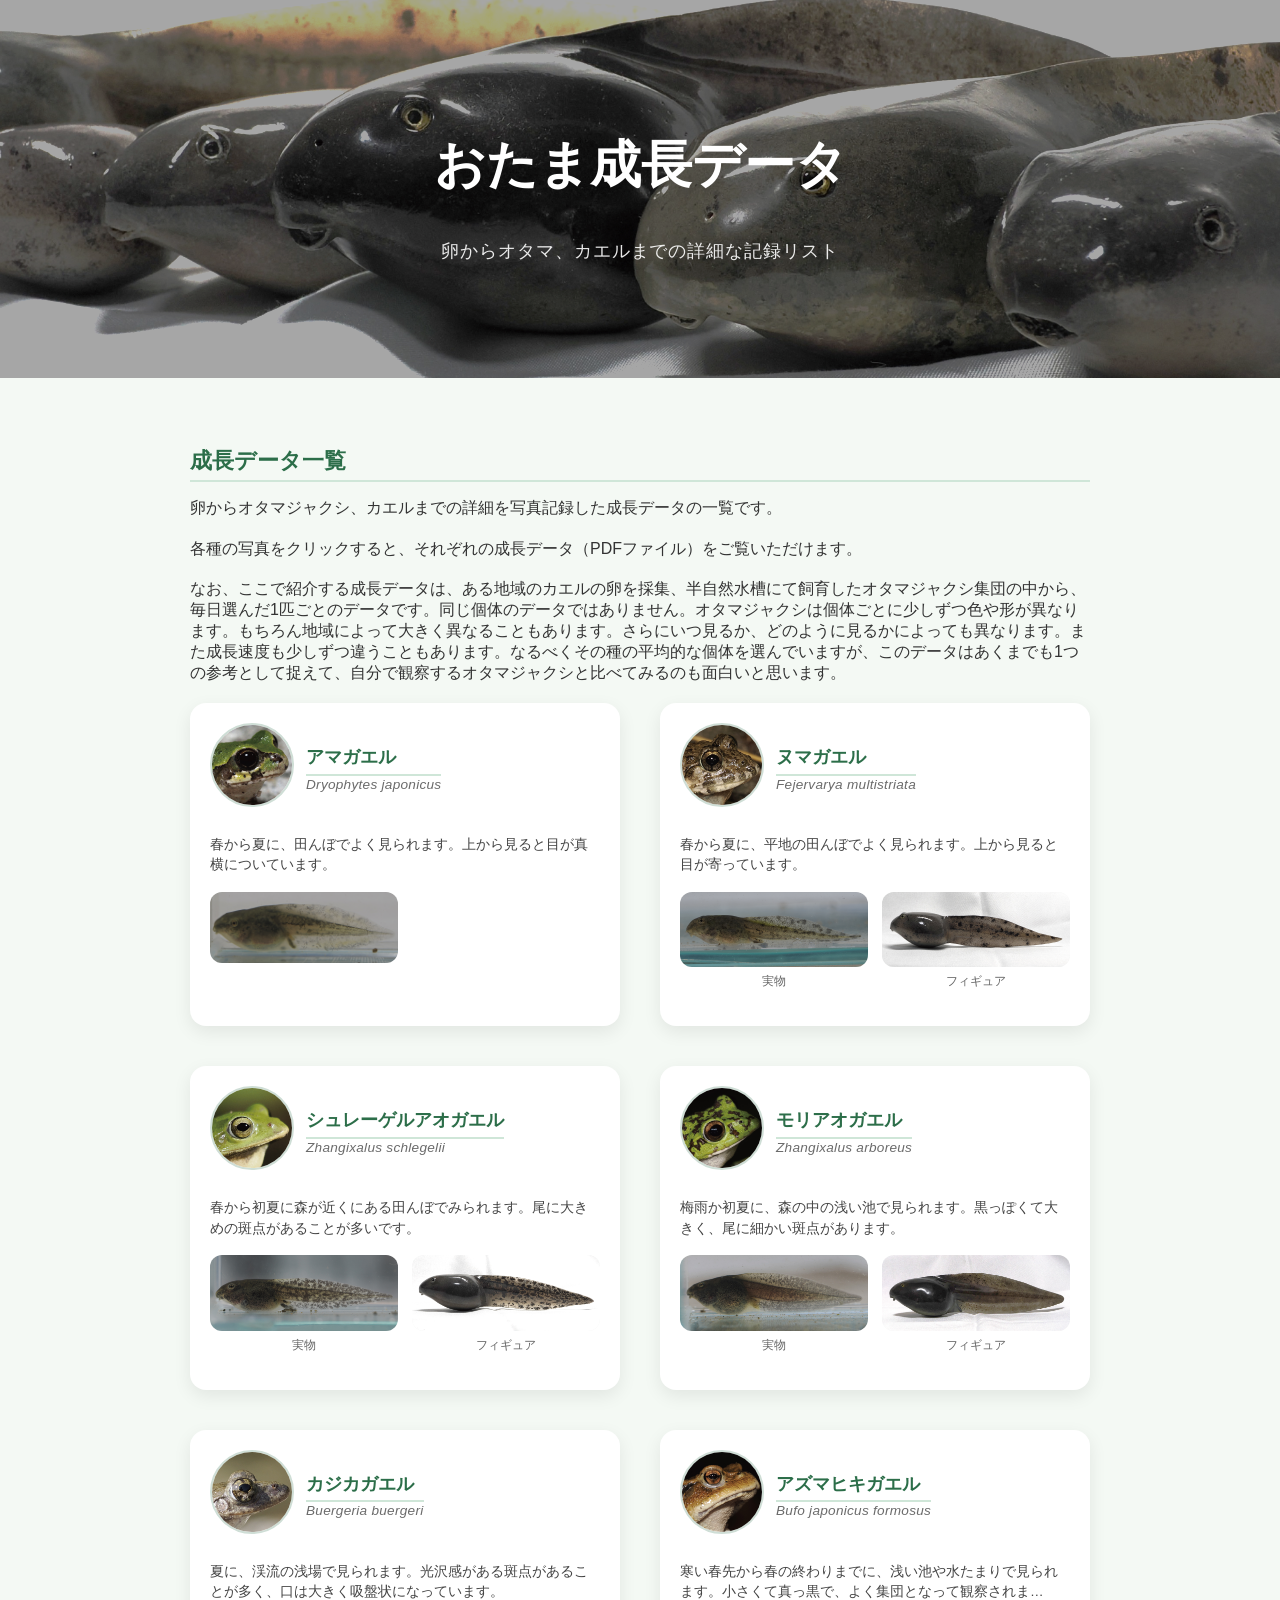
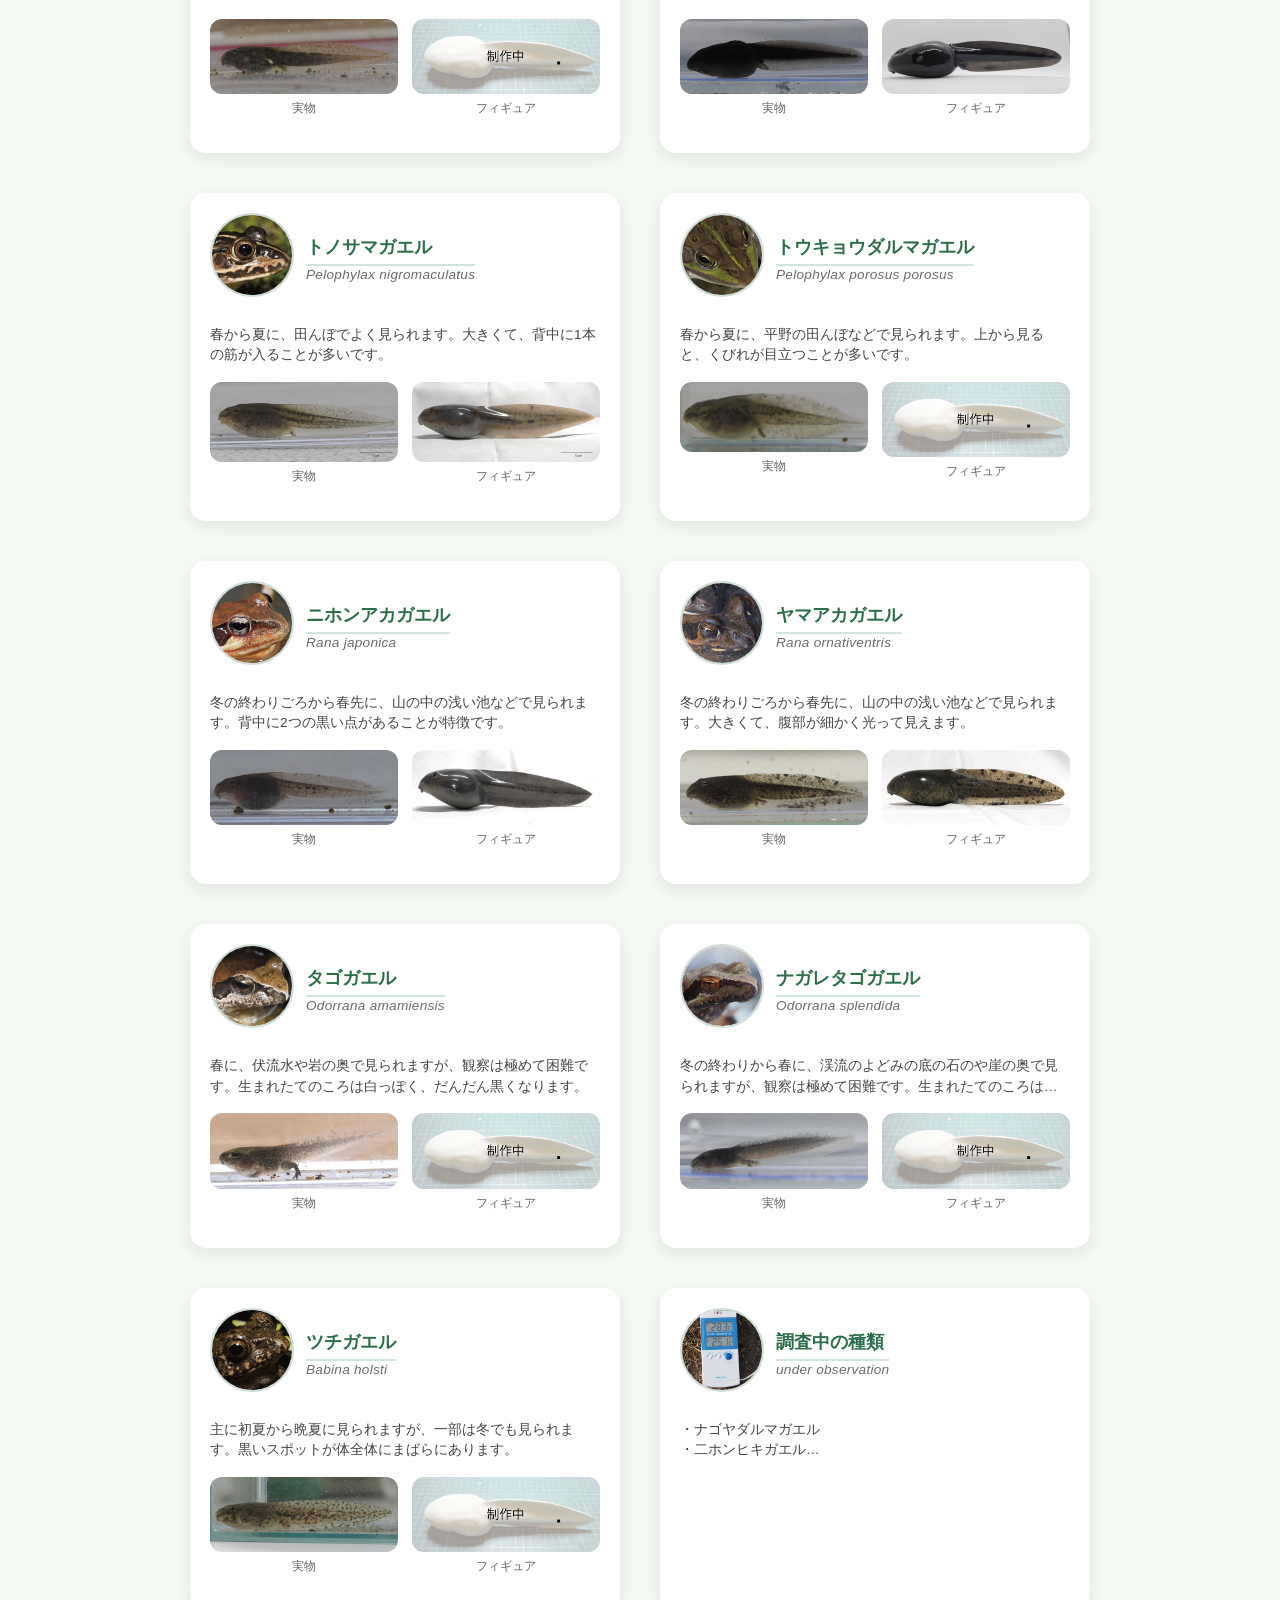
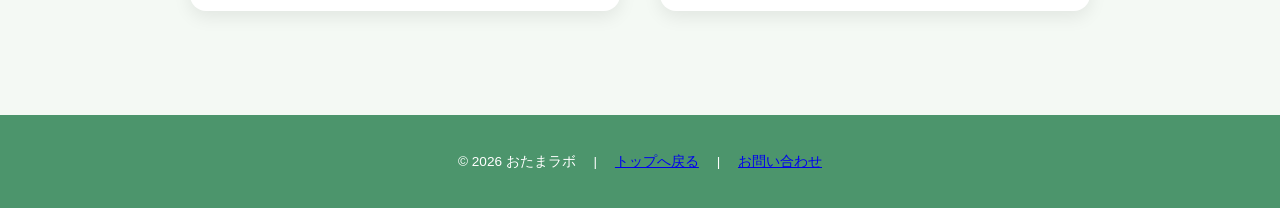
<file: Growthdatalist.html>
<!DOCTYPE html>
<html lang="ja">
<head>
  <meta charset="UTF-8">
  <meta name="viewport" content="width=device-width, initial-scale=1.0">
  <title>オタマ成長データ一覧｜おたまラボ</title>
  <link rel="stylesheet" href="style.css">
</head>

<body class="sub-page data-page">

<!-- Hero -->
<header class="hero hero-sub hero-figure">
  <img
    src="images/figurelist/figurelist_headder_3840_1080.jpg"
    alt="オタマジャクシフィギュア"
    class="hero-img"
  >
  <div class="hero-content">
    <h1>おたま成長データ</h1>
    <p>卵からオタマ、カエルまでの詳細な記録リスト</p>
  </div>
</header>

<main class="figure-list-page">

  <header class="figure-list-header">
    <h2>成長データ一覧</h2>

    <p class="lead">
      卵からオタマジャクシ、カエルまでの詳細を写真記録した成長データの一覧です。
    </p>

    <p>
      各種の写真をクリックすると、それぞれの成長データ（PDFファイル）をご覧いただけます。
    </p>
	  
	      <p>
      なお、ここで紹介する成長データは、ある地域のカエルの卵を採集、半自然水槽にて飼育したオタマジャクシ集団の中から、毎日選んだ1匹ごとのデータです。同じ個体のデータではありません。オタマジャクシは個体ごとに少しずつ色や形が異なります。もちろん地域によって大きく異なることもあります。さらにいつ見るか、どのように見るかによっても異なります。また成長速度も少しずつ違うこともあります。なるべくその種の平均的な個体を選んでいますが、このデータはあくまでも1つの参考として捉えて、自分で観察するオタマジャクシと比べてみるのも面白いと思います。
    </p>

  </header>

  <section class="figure-grid">

  <!-- ====================
      アマガエル
       ===================-->
	
 <a href="figure/ama.html" class="figure-card">
	 
 <header class="figure-header">
	 
  <!-- 成体（アイコン的扱い） -->
  <div class="adult-thumb">
    <img src="images/images_ama/amagaeru_face.jpg" alt="アマガエル 成体">
  </div>
	 
	     <div>
      <h2 class="species-name">アマガエル</h2>
      <p class="latin">Dryophytes japonicus</p>
    </div>
 </header>
	 
  <!-- オタマ：実物＋フィギュア -->
	     <p class="note">
      春から夏に、田んぼでよく見られます。上から見ると目が真横についています。
    </p>
	 
  <div class="tadpole-pair">
    <figure>
      <img src="images/images_ama/ama_real_hidari.jpg" alt="ヌマガエルのオタマジャクシ（実物）">
    </figure>
  </div>

</a>


  <!-- ====================
      ヌマガエル
       ===================-->
	
 <a href="figure/numa.html" class="figure-card">
	 
 <header class="figure-header">
	 
  <!-- 成体（アイコン的扱い） -->
  <div class="adult-thumb">
    <img src="images/images_numa/numagaeru_face.jpg" alt="ヌマガエル 成体">
  </div>
	 
	     <div>
      <h2 class="species-name">ヌマガエル</h2>
      <p class="latin">Fejervarya multistriata</p>
    </div>
 </header>
	 
  <!-- オタマ：実物＋フィギュア -->
	     <p class="note">
      春から夏に、平地の田んぼでよく見られます。上から見ると目が寄っています。
    </p>
	 
  <div class="tadpole-pair">
    <figure>
      <img src="images/images_numa/numa_real_side_3000_1200.jpg" alt="ヌマガエルのオタマジャクシ（実物）">
      <figcaption>実物</figcaption>
    </figure>

    <figure>
      <img src="images/images_numa/numa_figure_side_3000_1200.jpg" alt="ヌマガエルのオタマジャクシ（フィギュア）">
      <figcaption>フィギュア</figcaption>
    </figure>
  </div>

</a>

 <!-- ====================
      シュレーゲル
       ===================-->
	
 <a href="figure/syure.html" class="figure-card">
	 
 <header class="figure-header">
	 
  <!-- 成体（アイコン的扱い） -->
  <div class="adult-thumb">
    <img src="images/images_syure/syure_face.jpg" alt="シュレーゲルアオガエル 成体">
  </div>
	 
	     <div>
      <h2 class="species-name">シュレーゲルアオガエル</h2>
      <p class="latin">Zhangixalus schlegelii</p>
    </div>
 </header>
	 
  <!-- オタマ：実物＋フィギュア -->
	     <p class="note">
      春から初夏に森が近くにある田んぼでみられます。尾に大きめの斑点があることが多いです。
    </p>
	 
  <div class="tadpole-pair">
    <figure>
      <img src="images/images_syure/syure_real_side_3000_1200.jpg" alt="シュレーゲルアオガエルのオタマジャクシ（実物）">
      <figcaption>実物</figcaption>
    </figure>

    <figure>
      <img src="images/images_syure/syure_figure_side_3000_1200.jpg" alt="シュレーゲルアオガエルのオタマジャクシ（フィギュア）">
      <figcaption>フィギュア</figcaption>
    </figure>
  </div>

</a>

<!-- ====================
      モリアオガエル
       ===================-->
	
 <a href="figure/moriao.html" class="figure-card">
	 
 <header class="figure-header">
	 
  <!-- 成体（アイコン的扱い） -->
  <div class="adult-thumb">
    <img src="images/images_moriao/moriao_face.jpg" alt="モリアオガエル 成体">
  </div>
	 
	     <div>
    <h2 class="species-name">モリアオガエル</h2>
      <p class="latin">Zhangixalus arboreus</p>
    </div>
 </header>
	 
  <!-- オタマ：実物＋フィギュア -->
	     <p class="note">
      梅雨か初夏に、森の中の浅い池で見られます。黒っぽくて大きく、尾に細かい斑点があります。
    </p>
	 
  <div class="tadpole-pair">
    <figure>
      <img src="images/images_moriao/real_moriao_side_3000_1200.jpg" alt="モリアオガエルのオタマジャクシ（実物）">
      <figcaption>実物</figcaption>
    </figure>

    <figure>
      <img src="images/images_moriao/figure_moriao_side_3000_1200.jpg" alt="モリアオガエルのオタマジャクシ（フィギュア）">
      <figcaption>フィギュア</figcaption>
    </figure>
  </div>

</a>	

	
<!-- ====================
      カジカガエル
       ===================-->
	
 <a href="figure/kajika.html" class="figure-card">
	 
 <header class="figure-header">
	 
  <!-- 成体（アイコン的扱い） -->
  <div class="adult-thumb">
    <img src="images/images_kajika/kajika_face.jpg" alt="カジカガエル 成体">
  </div>
	 
	     <div>
     <h2 class="species-name">カジカガエル</h2>
      <p class="latin">Buergeria buergeri</p>
    </div>
 </header>
	 
  <!-- オタマ：実物＋フィギュア -->
	     <p class="note">
      夏に、渓流の浅場で見られます。光沢感がある斑点があることが多く、口は大きく吸盤状になっています。
    </p>
	 
  <div class="tadpole-pair">
    <figure>
      <img src="images/images_kajika/kajika_real_side_3000_1200.jpg" alt="カジカガエルのオタマジャクシ（実物）">
      <figcaption>実物</figcaption>
    </figure>

    <figure>
      <img src="images/Figure/preparing_3000_1200.jpg" alt="制作中（フィギュア）">
      <figcaption>フィギュア</figcaption>
    </figure>
  </div>

</a>


<!-- ====================
      アズマヒキガエル
       ===================-->
	
 <a href="figure/azumahiki.html" class="figure-card">
	 
 <header class="figure-header">
	 
  <!-- 成体（アイコン的扱い） -->
  <div class="adult-thumb">
    <img src="images/images_azumahiki/azumahiki_face.jpg" alt="アズマヒキガエル 成体">
  </div>
	 
	     <div>
   <h2 class="species-name">アズマヒキガエル</h2>
      <p class="latin">Bufo japonicus formosus</p>
    </div>
 </header>
	 
  <!-- オタマ：実物＋フィギュア -->
	     <p class="note">
      寒い春先から春の終わりまでに、浅い池や水たまりで見られます。小さくて真っ黒で、よく集団となって観察されます。。
    </p>
	 
  <div class="tadpole-pair">
    <figure>
      <img src="images/images_azumahiki/azumahiki_real_side_3000_1200.jpg" alt="アズマヒキガエルのオタマジャクシ（実物）">
      <figcaption>実物</figcaption>
    </figure>

    <figure>
      <img src="images/images_azumahiki/azumahiki_figure_side_3000_1200.jpg" alt="アズマヒキガエルのオタマジャクシ（フィギュア）">
      <figcaption>フィギュア</figcaption>
    </figure>
  </div>

</a>

	
<!-- ====================
      トノサマガエル
       ===================-->
	
 <a href="figure/tonosama.html" class="figure-card">
	 
 <header class="figure-header">
	 
  <!-- 成体（アイコン的扱い） -->
  <div class="adult-thumb">
    <img src="images/images_tonosama/tonosama_face.jpg" alt="トノサマガエル 成体">
  </div>
	 
	     <div>
   <h2 class="species-name">トノサマガエル</h2>
      <p class="latin">Pelophylax nigromaculatus</p>
    </div>
 </header>
	 
  <!-- オタマ：実物＋フィギュア -->
	     <p class="note">
      春から夏に、田んぼでよく見られます。大きくて、背中に1本の筋が入ることが多いです。
    </p>
	 
  <div class="tadpole-pair">
    <figure>
      <img src="images/images_tonosama/Tonosama_real_top_sub.jpg" alt="トノサマガエルのオタマジャクシ（実物）">
      <figcaption>実物</figcaption>
    </figure>

    <figure>
      <img src="images/images_tonosama/Tonosama_figure_top_sub.jpg" alt="トノサマガエルのオタマジャクシ（フィギュア）">
      <figcaption>フィギュア</figcaption>
    </figure>
  </div>

</a>	
	
<!-- ====================
      トウキョウダルマガエル
       ===================-->
	
 <a href="figure/tokyodaruma.html" class="figure-card">
	 
 <header class="figure-header">
	 
  <!-- 成体（アイコン的扱い） -->
  <div class="adult-thumb">
    <img src="images/images_tokyodaruma/tokyodaruma_face.jpg" alt="トウキョウダルマガエル 成体">
  </div>
	 
	     <div>
    <h2 class="species-name">トウキョウダルマガエル</h2>
      <p class="latin">Pelophylax porosus porosus</p>
    </div>
 </header>
	 
  <!-- オタマ：実物＋フィギュア -->
	     <p class="note">
      春から夏に、平野の田んぼなどで見られます。上から見ると、くびれが目立つことが多いです。
    </p>
	 
  <div class="tadpole-pair">
    <figure>
      <img src="images/images_ama/ama_real_hidari.jpg" alt="アマガエルのオタマジャクシ（実物）">
      <figcaption>実物</figcaption>
    </figure>

    <figure>
      <img src="images/Figure/preparing_3000_1200.jpg" alt="準備中（フィギュア）">
      <figcaption>フィギュア</figcaption>
    </figure>
  </div>

</a>	


<!-- ====================
      ニホンアカガエル
       ===================-->
	
 <a href="figure/nihonaka.html" class="figure-card">
	 
 <header class="figure-header">
	 
  <!-- 成体（アイコン的扱い） -->
  <div class="adult-thumb">
    <img src="images/images_nihonaka/nihonaka_face.jpg" alt="ニホンアカガエル 成体">
  </div>
	 
	     <div>
   <h2 class="species-name">ニホンアカガエル</h2>
      <p class="latin">Rana japonica</p>
    </div>
 </header>
	 
  <!-- オタマ：実物＋フィギュア -->
	     <p class="note">
      冬の終わりごろから春先に、山の中の浅い池などで見られます。背中に2つの黒い点があることが特徴です。
    </p>
	 
  <div class="tadpole-pair">
    <figure>
      <img src="images/images_nihonaka/nihonaka_real_side_3000_1200.jpg" alt="ニホンアカガエルのオタマジャクシ（実物）">
      <figcaption>実物</figcaption>
    </figure>

    <figure>
      <img src="images/images_nihonaka/nihonaka_figure_side_3000_1200.jpg" alt="二ホンアカガエルのオタマジャクシ（フィギュア）">
      <figcaption>フィギュア</figcaption>
    </figure>
  </div>

</a>
	
	
<!-- ====================
      ヤマアカガエル
       ===================-->
	
 <a href="figure/tokyodaruma.html" class="figure-card">
	 
 <header class="figure-header">
	 
  <!-- 成体（アイコン的扱い） -->
  <div class="adult-thumb">
    <img src="images/images_yamaaka/yamaaka_face.jpg" alt="ヤマアカガエル 成体">
  </div>
	 
	     <div>
  <h2 class="species-name">ヤマアカガエル</h2>
      <p class="latin">Rana ornativentris</p>
    </div>
 </header>
	 
  <!-- オタマ：実物＋フィギュア -->
	     <p class="note">
      冬の終わりごろから春先に、山の中の浅い池などで見られます。大きくて、腹部が細かく光って見えます。
    </p>
	 
  <div class="tadpole-pair">
    <figure>
      <img src="images/images_yamaaka/yamaaka_real_side_3000_1200.jpg" alt="ヤマアカガエルのオタマジャクシ（実物）">
      <figcaption>実物</figcaption>
    </figure>

    <figure>
      <img src="images/images_yamaaka/yamaaka_figure_side_3000_1200.jpg" alt="ヤマアカガエルのオタマジャクシ（フィギュア）">
      <figcaption>フィギュア</figcaption>
    </figure>
  </div>

</a>
	  
<!-- ====================
      タゴガエル
       ===================-->
	
 <a href="figure/tago.html" class="figure-card">
	 
 <header class="figure-header">
	 
  <!-- 成体（アイコン的扱い） -->
  <div class="adult-thumb">
    <img src="images/images_tago/tago_face.jpg" alt="タゴガエル 成体">
  </div>
	 
	     <div>
   <h2 class="species-name">タゴガエル</h2>
      <p class="latin">Odorrana amamiensis</p>
    </div>
 </header>
	 
  <!-- オタマ：実物＋フィギュア -->
	     <p class="note">
      春に、伏流水や岩の奥で見られますが、観察は極めて困難です。生まれたてのころは白っぽく、だんだん黒くなります。
    </p>
	 
  <div class="tadpole-pair">
    <figure>
      <img src="images/images_tago/tago_real_side_3000_1200.jpg" alt="タゴガエルのオタマジャクシ（実物）">
      <figcaption>実物</figcaption>
    </figure>

    <figure>
      <img src="images/Figure/preparing_3000_1200.jpg" alt="制作中（フィギュア）">
      <figcaption>フィギュア</figcaption>
    </figure>
  </div>

</a>

	  
<!-- ====================
      ナガレタゴガエル
       ===================-->
	
 <a href="figure/nagaretago.html" class="figure-card">
	 
 <header class="figure-header">
	 
  <!-- 成体（アイコン的扱い） -->
  <div class="adult-thumb">
    <img src="images/images_nagaretago/nagaretago_face.jpg" alt="ナガレタゴガエル 成体">
  </div>
	 
	     <div>
   <h2 class="species-name">ナガレタゴガエル</h2>
      <p class="latin">Odorrana splendida</p>
    </div>
 </header>
	 
  <!-- オタマ：実物＋フィギュア -->
	     <p class="note">
      冬の終わりから春に、渓流のよどみの底の石のや崖の奥で見られますが、観察は極めて困難です。生まれたてのころは白っぽく、だんだん黒くなります。
    </p>
	 
  <div class="tadpole-pair">
    <figure>
      <img src="images/images_nagaretago/nagaretago_real_side_3000_1200.jpg" alt="ナガレタゴガエルのオタマジャクシ（実物）">
      <figcaption>実物</figcaption>
    </figure>

    <figure>
      <img src="images/Figure/preparing_3000_1200.jpg" alt="制作中（フィギュア）">
      <figcaption>フィギュア</figcaption>
    </figure>
  </div>

</a>
	  

<!-- ====================
      ツチガエル
       ===================-->
	
 <a href="figure/tuchi.html" class="figure-card">
	 
 <header class="figure-header">
	 
  <!-- 成体（アイコン的扱い） -->
  <div class="adult-thumb">
    <img src="images/images_tuchi/tuchi_face.jpg" alt="ツチガエル 成体">
  </div>
	 
	     <div>
    <h2 class="species-name">ツチガエル</h2>
      <p class="latin">Babina holsti</p>
    </div>
 </header>
	 
  <!-- オタマ：実物＋フィギュア -->
	     <p class="note">
      主に初夏から晩夏に見られますが、一部は冬でも見られます。黒いスポットが体全体にまばらにあります。
    </p>
	 
  <div class="tadpole-pair">
    <figure>
      <img src="images/images_tuchi/tuchi_real_side_3000_1200.jpg" alt="ツチガエルのオタマジャクシ（実物）">
      <figcaption>実物</figcaption>
    </figure>

    <figure>
      <img src="images/Figure/preparing_3000_1200.jpg" alt="制作中（フィギュア）">
      <figcaption>フィギュア</figcaption>
    </figure>
  </div>

</a>
	

<!-- ====================
      調査中
       ===================-->
	
 <a href="figure/tuchi.html" class="figure-card">
	 
 <header class="figure-header">
	 
  <!-- 成体（アイコン的扱い） -->
  <div class="adult-thumb">
    <img src="images/images_tuchi/ongoing_picture.jpg" alt="調査中">
  </div>
	 
	     <div>
    <h2 class="species-name">調査中の種類</h2>
      <p class="latin">under observation</p>
    </div>
 </header>
	 
  <!-- オタマ：実物＋フィギュア -->
	     <p class="note">
    ・ナゴヤダルマガエル<br>
	・二ホンヒキガエル<br>
	・ナガレヒキガエル
	 </p>

</a>
	  
	  	    </section>
</main>

<footer class="footer">
  <p>© 2026 おたまラボ　 |　 <a href="top.html">トップへ戻る</a>　 |　 <a href="contact.html">お問い合わせ</a></p>
</footer>

</body>
</html>
</file>
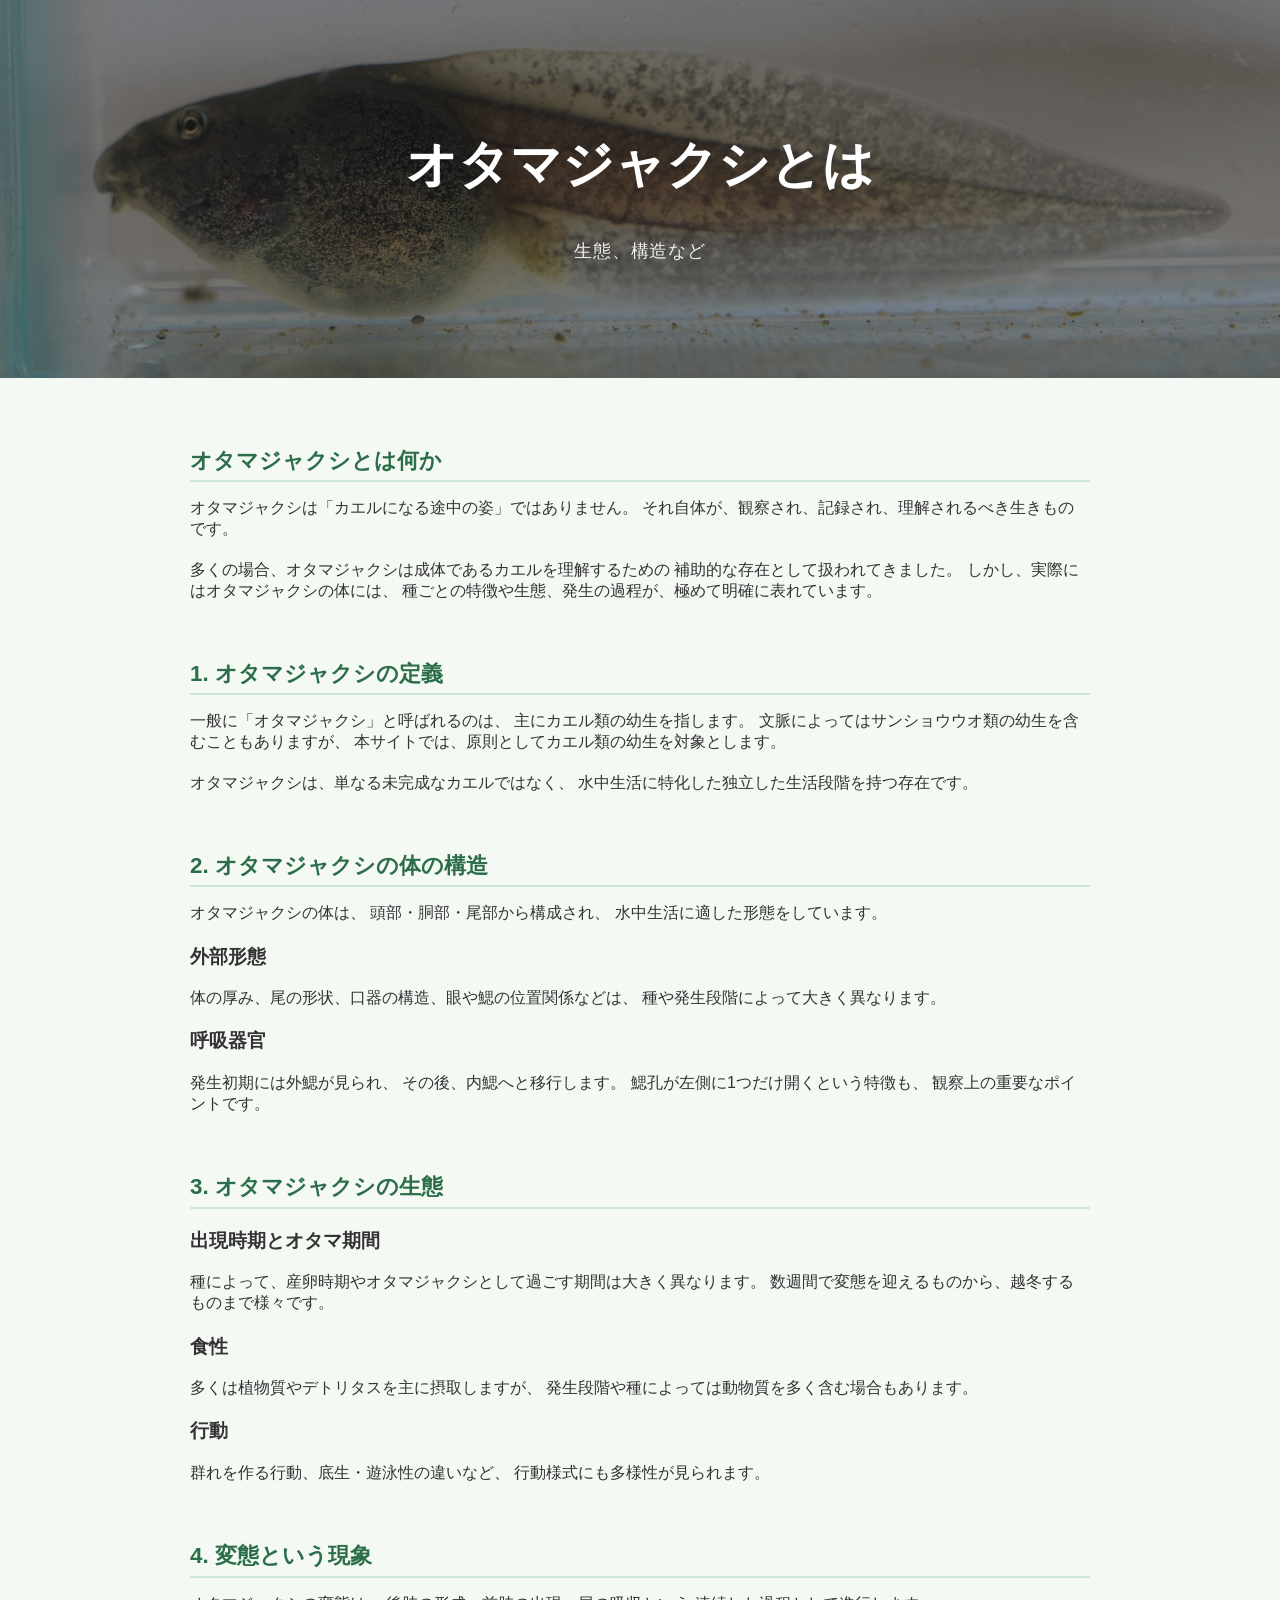
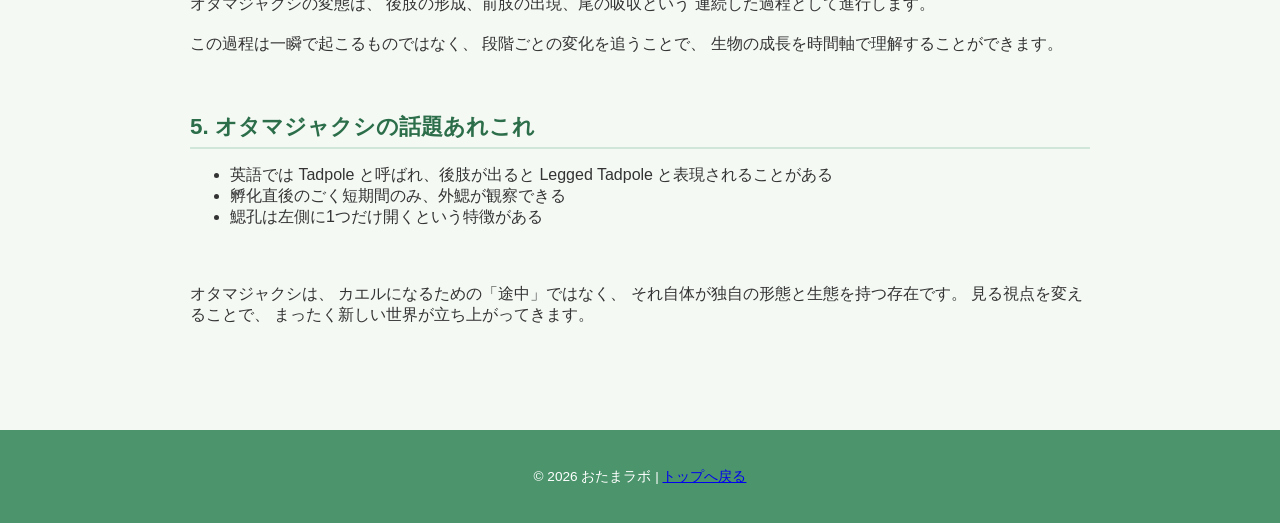
<file: Tadpole.html>
<!DOCTYPE html>
<html lang="ja">
<head>
  <meta charset="UTF-8">
  <meta name="viewport" content="width=device-width, initial-scale=1.0">
  <title>オタマとは｜おたまラボ</title>
  <link rel="stylesheet" href="style.css">
</head>

<body class="sub-page author-page">

  <!-- ヘッダー -->
<!-- Hero / Banner（Author） -->
<header class="hero hero-sub hero-author">
  <img
    src="images/TOP/Tadpole_site_header1.jpg"
    alt="オタマジャクシの観察記録"
    class="hero-img"
  >

  <div class="hero-content">
    <h1>オタマジャクシとは</h1>
    <p>生態、構造など</p>
  </div>
</header>


  <!-- メイン -->
  <main class="content-wrapper">

<section id="about-tadpole">

  <!-- 導入・宣言 -->
  <section id="tadpole-declaration" class="introduction">
    <h2>オタマジャクシとは何か</h2>

    <p class="section-lead">
      オタマジャクシは「カエルになる途中の姿」ではありません。
      それ自体が、観察され、記録され、理解されるべき生きものです。
    </p>

    <p>
      多くの場合、オタマジャクシは成体であるカエルを理解するための
      補助的な存在として扱われてきました。
      しかし、実際にはオタマジャクシの体には、
      種ごとの特徴や生態、発生の過程が、極めて明確に表れています。
    </p>
  </section>


  <!-- 1. 定義 -->
  <section id="definition">
    <h2>1. オタマジャクシの定義</h2>

    <p>
      一般に「オタマジャクシ」と呼ばれるのは、
      主にカエル類の幼生を指します。
      文脈によってはサンショウウオ類の幼生を含むこともありますが、
      本サイトでは、原則としてカエル類の幼生を対象とします。
    </p>

    <p>
      オタマジャクシは、単なる未完成なカエルではなく、
      水中生活に特化した独立した生活段階を持つ存在です。
    </p>
  </section>


  <!-- 2. 構造 -->
  <section id="structure">
    <h2>2. オタマジャクシの体の構造</h2>

    <p>
      オタマジャクシの体は、
      頭部・胴部・尾部から構成され、
      水中生活に適した形態をしています。
    </p>

    <h3>外部形態</h3>
    <p>
      体の厚み、尾の形状、口器の構造、眼や鰓の位置関係などは、
      種や発生段階によって大きく異なります。
    </p>

    <h3>呼吸器官</h3>
    <p>
      発生初期には外鰓が見られ、
      その後、内鰓へと移行します。
      鰓孔が左側に1つだけ開くという特徴も、
      観察上の重要なポイントです。
    </p>
  </section>


  <!-- 3. 生態 -->
  <section id="ecology">
    <h2>3. オタマジャクシの生態</h2>

    <h3>出現時期とオタマ期間</h3>
    <p>
      種によって、産卵時期やオタマジャクシとして過ごす期間は大きく異なります。
      数週間で変態を迎えるものから、越冬するものまで様々です。
    </p>

    <h3>食性</h3>
    <p>
      多くは植物質やデトリタスを主に摂取しますが、
      発生段階や種によっては動物質を多く含む場合もあります。
    </p>

    <h3>行動</h3>
    <p>
      群れを作る行動、底生・遊泳性の違いなど、
      行動様式にも多様性が見られます。
    </p>
  </section>


  <!-- 4. 変態 -->
  <section id="metamorphosis">
    <h2>4. 変態という現象</h2>

    <p>
      オタマジャクシの変態は、
      後肢の形成、前肢の出現、尾の吸収という
      連続した過程として進行します。
    </p>

    <p>
      この過程は一瞬で起こるものではなく、
      段階ごとの変化を追うことで、
      生物の成長を時間軸で理解することができます。
    </p>
  </section>


  <!-- 5. オタマジャクシのおもしろさ -->
  <section id="facts">
    <h2>5. オタマジャクシの話題あれこれ</h2>

    <ul>
      <li>英語では Tadpole と呼ばれ、後肢が出ると Legged Tadpole と表現されることがある</li>
      <li>孵化直後のごく短期間のみ、外鰓が観察できる</li>
      <li>鰓孔は左側に1つだけ開くという特徴がある</li>
    </ul>
  </section>


  <!-- まとめ -->
  <section id="summary" class="section-summary">
    <p>
      オタマジャクシは、
      カエルになるための「途中」ではなく、
      それ自体が独自の形態と生態を持つ存在です。
      見る視点を変えることで、
      まったく新しい世界が立ち上がってきます。
    </p>
  </section>

</section>


  </main>

  <!-- フッター -->
  <footer class="footer">
    <p>&copy; 2026 おたまラボ | <a href="top.html">トップへ戻る</a></p>
  </footer>

</body>
</html>

<!--
TODO（将来用メモ）：
・展示・ワークショップ実績が増えたら、教育セクションに追記
・フィギュア個別ページが増えたら、ここからリンク
-->
</file>
<file: style.css>
body {
  margin: 0;
  font-family: "Noto Sans JP", "Hiragino Sans", "Meiryo", sans-serif;
  background: #f4f9f4;   /* ← 黒をやめて淡い緑 */
  color: #333;
}


/* =========================
   Hero（トップの大きな画像）
========================= */

/* 背景画像 */
.hero {
  position: relative;
  background: #000;
  overflow: hidden;
}

.hero-sub {
  height: 42vh;        /* max-height → height に変更 */
  position: relative;
  overflow: hidden;
}

.hero-img {
  width: 100%;
  height: 100%;              /* ← auto をやめる */
  object-fit: cover;         /* ← 背景画像的に扱う */
  object-position: center;   /* ← 上下左右センター基準 */
  display: block;
  filter: brightness(1.08) contrast(1.05);
}

/* 文字を中央に重ねる */
.hero-content {
  position: absolute;
  inset: 0;
  display: flex;
  flex-direction: column;
  justify-content: center;
  align-items: center;
  color: #fff;
  text-align: center;
  background: rgba(0,0,0,0.35); /* 暗幕 */
}


/* 中の文字 */
.hero-content h1 {
  font-size: clamp(3.0rem, 4vw, 3.4rem);
  font-weight: 600;
  margin-bottom: 0.4em;
}

.hero-content p {
  font-size: 1.15rem;
  opacity: 0.9;
  letter-spacing: 0.05em;
}


.hero .cta {
  margin-top: 1.4rem;
  padding: 14px 36px;
  background: #4c956c;
  color: #fff;
  border-radius: 999px;
  font-size: 0.95rem;
  text-decoration: none;
  transition: background 0.2s ease;
}

.hero .cta:hover {
  background: #3b7d59;
}


.nav-main {
  background: #f4f9f4;
  padding: 3rem 2rem;

  display: grid;
  grid-template-columns: repeat(auto-fit, minmax(240px, 1fr));
  gap: 1.8rem;
  max-width: 1100px;     /* ← 全体幅を制限 */
  margin: 0 auto;        /* ← センター寄せの核心 */
}


.nav-card {
  background: #ffffff;
  color: #2f4f4f;
  padding: 1.8rem;
  border-radius: 14px;
  box-shadow: 0 6px 18px rgba(0,0,0,0.08);
  font-weight: 600;
  text-align: center;
  text-decoration: none;   /* ← 明示的に消す */
  transition: transform 0.2s ease, box-shadow 0.2s ease;
}

.nav-card span {
  display: block;
  font-size: 0.85rem;
  opacity: 0.8;
  margin-top: 0.4em;
}

.nav-card:hover {
  transform: translateY(-4px);
  box-shadow: 0 10px 26px rgba(0,0,0,0.12);
}

.nav-sub {
  display: flex;
  gap: 1.5rem;
  justify-content: center;
  padding-bottom: 2rem;
}

footer {
  background: #4c956c;
  color: #fff;
  text-align: center;
  padding: 1.5rem;
  font-size: 0.85rem;
}

/* =========================
   Top Image（トップ画像、観察）
========================= */

.observation-images {
  display: flex;
  gap: 16px;
  justify-content: space-between;
  align-items: flex-start;
  margin: 28px 0 12px;
  width: 100%;
}

.observation-images img {
  width: calc(33.333% - 11px);
  height: auto;
  display: block;
  border-radius: 12px;
}

.observation-figure {
  margin: 2rem auto;
  max-width: 900px;
}

.observation-figure figcaption {
  text-align: center;
  font-size: 0.88rem;
  color: #666;
  line-height: 1.6;
  margin-top: 10px;
}

@media (max-width: 600px) {
  .observation-images {
    flex-direction: column;
    align-items: center;
    gap: 14px;
  }

  .observation-images img {
    width: 100%;
    max-width: 420px;
  }
}

/* =========================
   作者ページ（author.html）
========================= */

/* 本文全体レイアウト */
main {
  max-width: 900px;
  margin: 0 auto;
  padding: 3rem 1.5rem;
}

/* リード文 */
.author-lead {
  font-size: 1.05rem;
  line-height: 1.9;
  margin-bottom: 2.5rem;
  color: #444;
}

/* セクション間 */
main section {
  margin-bottom: 3.5rem;
}

/* 見出し */
main h2 {
  font-size: 1.4rem;
  color: #2c6e49;
  margin-bottom: 1rem;
  border-bottom: 2px solid #cfe6d8;
  padding-bottom: 0.3rem;
}

/* 本文 */
main p {
  margin-bottom: 1.2em;
}

/* 作者ページ 画像共通 */
.mywork,
.profile-photo {
  display: block;
  max-width: 100%;
  width: 100%;
  margin: 2rem auto 0.8rem;
  border-radius: 10px;
}

.profile-figure {
  margin: 2.5rem auto 3rem;
  max-width: 700px;
}

.photo-caption,
.caption {
  font-size: 0.85rem;
  color: #666;
  line-height: 1.6;
  text-align: center;
  margin-bottom: 1.5rem;
}

@media (min-width: 768px) {
  .profile-figure {
    display: grid;
    grid-template-columns: 1fr 1fr;
    gap: 2rem;
    align-items: center;
  }
}


/* =========================
   Author Profile（プロフィール情報）
========================= */

.profile-card {
  max-width: 720px;
  margin: 0 auto;
  padding: 1.8rem 2rem;
  background: #ffffff;
  border-radius: 14px;
  box-shadow: 0 8px 20px rgba(0,0,0,0.06);
}

.profile-card dl {
  margin: 0;
}

.profile-card dl > div {
  display: grid;
  grid-template-columns: 120px 1fr;
  padding: 0.6rem 0;
  border-bottom: 1px solid #e6eee8;
}

.profile-card dl > div:last-child {
  border-bottom: none;
}

.profile-card dt {
  font-weight: 600;
  color: #2c6e49;
}

.profile-card dd {
  margin: 0;
  color: #333;
  line-height: 1.6;
}

@media (max-width: 600px) {
  .profile-card dl > div {
    grid-template-columns: 1fr;
    gap: 0.2rem;
  }

  .profile-card dt {
    font-size: 0.85rem;
    opacity: 0.8;
  }
}

.timeline {
  list-style: none;
  padding-left: 0;
  max-width: 720px;
  margin: 0 auto;
}

.timeline li {
  margin-bottom: 1.5rem;
  line-height: 1.7;
}

.timeline .year {
  font-weight: 600;
  color: #2c6e49;
  display: block;
  margin-bottom: 0.2em;
}

.timeline .detail {
  color: #333;
  font-size: 0.95rem;
}

.timeline .authors {
  font-size: 0.85rem;
  color: #666;
}



/* =========================
   Contactページ
========================= */

.contact-page .contact-lead {
  max-width: 760px;
  margin: 0 auto 3rem;
  font-size: 1.05rem;
  line-height: 1.9;
  color: #444;
}

/* フォーム全体 */
.contact-form {
  max-width: 760px;
  margin: 0 auto 4rem;
  background: #ffffff;
  padding: 2.5rem 2.8rem;
  border-radius: 16px;
  box-shadow: 0 8px 22px rgba(0,0,0,0.08);
}

/* フォーム項目 */
.contact-form .form-group {
  margin-bottom: 1.8rem;
}

.contact-form label {
  display: block;
  font-weight: 600;
  margin-bottom: 0.4rem;
  color: #2f4f4f;
  font-size: 0.9rem;
}

/* 入力系 */
.contact-form input,
.contact-form select,
.contact-form textarea {
  width: 100%;
  padding: 0.8rem 0.9rem;
  border-radius: 10px;
  border: 1px solid #cfded6;
  font-size: 0.95rem;
  font-family: inherit;
  background: #f9fcf9;
}

/* フォーカス時 */
.contact-form input:focus,
.contact-form select:focus,
.contact-form textarea:focus {
  outline: none;
  border-color: #4c956c;
  background: #ffffff;
}

/* 送信ボタン */
.contact-form .cta {
  display: inline-block;
  margin-top: 1rem;
  padding: 14px 42px;
  background: #4c956c;
  color: #fff;
  border-radius: 999px;
  border: none;
  font-size: 0.95rem;
  cursor: pointer;
  transition: background 0.2s ease, transform 0.2s ease;
}

.contact-form .cta:hover {
  background: #3b7d59;
  transform: translateY(-2px);
}

/* 補足文 */
.contact-note {
  max-width: 760px;
  margin: 0 auto;
  text-align: center;
}

.contact-form textarea {
  min-height: 160px;
  resize: vertical;
}

/* ===== figureページ用 ===== */

/* .section-summary は後で実装 */


.page-toc a {
  text-decoration: none;
  color: #2a5d84;
}

.page-toc a:hover {
  color: #1d405d;
}

.image-compare {
  display: flex;
  gap: 16px;
  margin: 24px 0;
  flex-wrap: wrap;
}

.image-compare img {
  width: calc(33.333% - 11px);
  height: auto;
  border-radius: 4px;
}

.image-compare figcaption {
  flex-basis: 100%;
  margin-top: 12px;
  font-size: 0.9rem;
  color: #555;
}

.case-block {
  margin: 2.5rem 0;
  padding-left: 1.5rem;
  border-left: 3px solid #c7d8c5;
}

.case-block h3 {
  margin-top: 0;
}


.merit-list {
  display: grid;
  gap: 2.5rem;
  margin-top: 2rem;
}


.merit-card h3 {
  margin-top: 0;
  margin-bottom: 1rem;
}


/* =========================
   Merit cards
========================= */

.merit-card {
  margin-bottom: 3rem;
  padding: 1.8rem 2rem;
  background: #f9faf8;
  border-left: 4px solid #5a7f6e;
}



.merit-card h3 {
  margin-bottom: 1rem;
  color: #2c6e49;
}

.merit-body {
  display: flex;
  gap: 1.6rem;
  align-items: flex-start;
}

/* 写真側 */
.merit-image {
  flex: 0 0 260px;
}

.merit-image img {
  width: 100%;
  border-radius: 10px;
  display: block;
}

.merit-image figcaption {
  font-size: 0.8rem;
  color: #666;
  margin-top: 0.4rem;
}

/* テキスト側 */
.merit-text {
  flex: 1;
}

.merit-summary {
  margin-top: 0.8em;
  font-size: 0.9rem;
  color: #2c6e49;
}

/* スマホ対応 */
@media (max-width: 768px) {
  .merit-body {
    flex-direction: column;
  }

  .merit-image {
    max-width: 100%;
  }
}

/* 横並びの写真ペア */
.figure-pair {
  display: grid;
  grid-template-columns: 1fr 1fr;
  gap: 1.5rem;
  margin: 2.5rem 0;
}

.figure-pair figure {
  margin: 0;
}

.figure-pair img {
  width: 100%;
  height: auto;
  display: block;
  border-radius: 6px;
}

.figure-pair figcaption {
  font-size: 0.8rem;
  color: #666;
  margin-top: 0.5rem;
  line-height: 1.4;
  text-align: center;
  letter-spacing: 0.02em;
}


@media (max-width: 768px) {
  .figure-pair {
    grid-template-columns: 1fr;
  }
}

.observation-issue {
  display: flex;
  gap: 2rem;
  align-items: flex-start;
  margin: 2.5rem 0;
}

.issue-image {
  flex: 0 0 320px;
}

.issue-image img {
  width: 100%;
  border-radius: 12px;
  display: block;
}

.issue-image figcaption {
  font-size: 0.8rem;
  color: #666;
  margin-top: 0.5rem;
  text-align: center;
}

.issue-text {
  flex: 1;
}

.figure-policy {
  margin: 4rem 0;
}

.process-image {
  margin: 2.5rem auto 2rem;
  max-width: 900px;
}

.process-image img {
  width: 100%;
  height: auto;
  border-radius: 12px;
  display: block;
}

.process-image figcaption {
  margin-top: 0.8rem;
  font-size: 0.9rem;
  color: #666;
  text-align: center;
}

.sampling-section {
  max-width: 1000px;
  margin: 80px auto;
}

.sampling-title {
  font-size: 1.6rem;
  margin-bottom: 32px;
}

.sampling-main img {
  width: 100%;
  height: auto;
  display: block;
}

.sampling-main figcaption {
  margin-top: 8px;
  font-size: 0.9rem;
  color: #444;
}

.sampling-sub {
  display: flex;
  gap: 24px;
  margin-top: 32px;
}

.sampling-sub figure {
  flex: 1;
}

.sampling-sub img {
  width: 100%;
  height: auto;
  display: block;
}

.sampling-sub figcaption {
  margin-top: 6px;
  font-size: 0.85rem;
  color: #555;
}

.sampling-section figure {
  overflow: hidden;
}

.sampling-section img {
  border-radius: 12px;
}

.model-process {
  margin: 3rem 0;
}

.process-grid {
  display: grid;
  grid-template-columns: repeat(3, 1fr);
  gap: 16px;
}

.process-grid img {
  width: 100%;
  height: 260px;          /* ← 高さを固定 */
  object-fit: cover;      /* ← はみ出さず全面表示 */
  border-radius: 12px;
  display: block;
}

.model-process figcaption {
  margin-top: 0.9rem;
  font-size: 0.9rem;
  color: #555;
  text-align: center;
  line-height: 1.6;
}

.model-selection figure img {
  width: 100%;
  height: auto;          /* ← 重要 */
  object-fit: contain;  /* ← cover は使わない */
  display: block;
  border-radius: 12px;
}

.model-selection-images {
  display: grid;
  grid-template-columns: repeat(3, 1fr);
  gap: 1.6rem;
  margin-top: 2rem;
}

@media (max-width: 768px) {
  .model-selection-images {
    grid-template-columns: 1fr;
  }
}

.model-selection-flow {
  display: grid;
  grid-template-columns: 1fr auto 1fr auto 1fr;
  align-items: start;
  gap: 1.2rem;
  margin-top: 2rem;
}

.model-selection-flow .arrow {
  font-size: 2rem;
  color: #7a7a7a;
  line-height: 1;
  padding-top: 6rem; /* 画像中央に合わせる */
}

@media (max-width: 768px) {
  .model-selection-flow {
    grid-template-columns: 1fr;
  }

  .model-selection-flow .arrow {
    transform: rotate(90deg);
    margin: 0 auto;
    padding-top: 0;
  }
}


/* =========================
   モデル個体の写真記録
========================= */

.model-photo-record {
  margin: 3rem 0;
}

.photo-record-grid {
  display: grid;
  grid-template-columns: repeat(2, 1fr);
  gap: 1.6rem;
}

.photo-record-grid figure {
  margin: 0;
}

.photo-record-grid img {
  width: 100%;
  height: auto;
  display: block;
  border-radius: 12px;
}

.photo-record-grid figcaption {
  margin-top: 0.4rem;
  font-size: 0.85rem;
  color: #555;
  text-align: center;
}

.model-photo-record .figure-note {
  margin-top: 1.2rem;
  font-size: 0.85rem;
  color: #666;
  text-align: center;
  line-height: 1.6;
}

@media (max-width: 768px) {
  .photo-record-grid {
    grid-template-columns: 1fr;
  }
}

.micro-record {
  margin-top: 2.5rem;
  padding-top: 2rem;
  border-top: 1px dashed #cfded6;
}

.micro-record-grid {
  display: grid;
  grid-template-columns: repeat(2, 1fr);
  gap: 1.6rem;
}

.micro-record-grid img {
  width: 100%;
  height: auto;
  display: block;
  border-radius: 12px;
}

.micro-record-grid figcaption {
  margin-top: 0.4rem;
  font-size: 0.8rem;
  color: #666;
  text-align: center;
}

@media (max-width: 768px) {
  .micro-record-grid {
    grid-template-columns: 1fr;
  }
}

/* =========================
  フィギュア作成の工程
========================= */
.figure-process {
  margin: 80px 0;
}

.section-title {
  font-size: 1.8rem;
  color: #2f5d3a;
  margin-bottom: 30px;
  border-bottom: 2px solid #cfded2;
  padding-bottom: 10px;
}

.process-grid {
  display: grid;
  grid-template-columns: repeat(2, 1fr);
  gap: 40px 32px;
}

.process-step {
  background: #f6f8f5;
  border-radius: 16px;
  padding: 16px 20px; /* ← 上下20 → 16 */}

.step-number {
  font-size: 1.4rem;
  font-weight: bold;
  color: #4a7a5a;
  margin-bottom: 6px;
}

.step-title {
  font-size: 1.1rem;
  margin-bottom: 12px;
}

.process-step img {
  width: 100%;
  height: auto;
  border-radius: 12px;
  margin-bottom: 12px;
}

.step-text {
  font-size: 0.95rem;
  line-height: 1.6;
}

.process-title {
  font-size: 1.05rem;
  font-weight: 600;
  margin-bottom: 0.6rem;
  display: flex;
  align-items: center;
  gap: 0.5rem;
}

.step-no {
  color: #4c956c;
  font-weight: 700;
}

.process-grid {
  display: grid;
  grid-template-columns: repeat(2, 1fr);
  gap: 18px 26px; /* 縦 横 */
}

.process-item {
  margin-bottom: 0.5rem; /* ← ここ重要 */
}

.process-item figure {
  margin: 0.4rem 0 0.4rem;
}

.process-finale {
  margin-top: 4rem;
}

.final-figure img {
  width: 100%;
  max-width: 1000px;
  display: block;
  margin: 0 auto;
  border-radius: 14px;
}

.final-figure figcaption {
  margin-top: 0.8rem;
  text-align: center;
  font-size: 0.9rem;
  color: #555;
}

/* =========================
   教育ページ 共通
========================= */

.education-philosophy {
  margin: 3rem 0 4rem;
  padding: 1.6rem 2rem;
  background: #f6faf7;
  border-left: 4px solid #4c956c;
  border-radius: 8px;
}

.philosophy-main {
  font-size: 1.05rem;
  line-height: 1.9;
  font-weight: 500;
  color: #2c6e49;
  margin-bottom: 1.2rem;
}

.philosophy-sub {
  font-size: 0.95rem;
  line-height: 1.8;
  color: #444;
  margin: 0;
}

/* =========================
   教育写真 共通（改訂版）
========================= */

.practice-image,
.work-image,
.painting-image {
  max-width: 1000px;
  margin: 2.5rem auto;
}

/* 通常の写真（作業風景など） */
.practice-image img,
.painting-image img {
  width: 80%;
  height: auto;
  object-fit: cover;
  border-radius: 12px;
  display: block;
  margin: 0 auto;
}

/* 学会ポスター・展示物など（全体を見せたい画像） */
.work-image img {
  width: 70%;
  height: auto;
  max-height: 420px;
  object-fit: contain;
  border-radius: 12px;
  display: block;
  margin: 0 auto;
}

/* 学会ポスター専用（figure基準） */
figure.conference-poster {
  max-width: 800px;
  margin: 2.5rem auto;
}

figure.conference-poster img {
  width: 100%;
  height: auto;
  max-height: 420px;
  object-fit: contain;
  border-radius: 12px;
}

figure.conference-poster figcaption {
  margin-top: 0.6rem;
  font-size: 0.85rem;
  color: #666;
  text-align: center;
}

/* ===== 子どもの声カード化 ===== */
.comments {
  display: grid;
  grid-template-columns: repeat(auto-fit, minmax(240px, 1fr));
  gap: 20px;
  margin-top: 32px;
}

.comment-group {
  background: #ffffff;
  border-radius: 12px;
  padding: 20px 18px;
  box-shadow: 0 4px 12px rgba(0,0,0,0.06);
  border: 1px solid #e5eae5;
}

.comment-group h4 {
  font-size: 1rem;
  margin-bottom: 12px;
  color: #2f5d3a;
}

.comment-group ul {
  padding-left: 18px;
  margin: 0;
}

.comment-group li {
  font-size: 0.9rem;
  line-height: 1.6;
  margin-bottom: 8px;
}

/* ===== CTAを強く ===== */

.education-future {
  margin: 80px 0;
  padding: 40px;
  background: #f3f6f3;
  border-radius: 16px;
  text-align: center;
}

.education-future .cta {
  display: inline-block;
  margin-top: 24px;
  padding: 14px 32px;
  background: #2f5d3a;
  color: #fff;
  text-decoration: none;
  border-radius: 999px;
  font-weight: bold;
}

.education-future .cta:hover {
  background: #24492e;
}

/* =========================
   トップページ専用
========================= */

.top-page main {
  padding-top: 0;
}

/* =========================
   Hero（トップ）
========================= */

.hero-top {
  height: 75vh;
}

.hero-top .hero-content h1 {
  font-size: clamp(3.2rem, 6vw, 4.2rem);
  letter-spacing: 0.08em;
}

.hero-top .hero-sub {
  font-size: 1.1rem;
  opacity: 0.9;
  margin-top: 0.6rem;
  letter-spacing: 0.12em;
}

/* =========================
   宣言セクション
========================= */


.top-declaration {
  background: #f4f9f4;
  padding: 5rem 1.5rem 5.5rem;
  text-align: left;
}

.declaration-inner {
  max-width: 900px;
  margin: 0 auto;
  font-size: 1.05rem;
  line-height: 2.0;
  color: #333;
	text-align: left;
}

.declaration-inner p {
  margin-bottom: 1.8rem;
	text-align: left;
}

.declaration-core {
  font-size: 1.15rem;
  font-weight: 600;
  color: #2c6e49;
  margin: 2.4rem 0;
}

/* =========================
   フィギュアの位置づけ
========================= */

.top-figure-concept {
  background: #ffffff;
  padding: 5rem 1.5rem;
}

.concept-inner {
  max-width: 900px;
  margin: 0 auto;
  text-align: left;
}

.concept-inner h2 {
  font-size: 1.6rem;
  color: #2c6e49;
  margin-bottom: 2rem;
}

.concept-inner p {
  font-size: 1rem;
  line-height: 1.9;
  margin-bottom: 1.4rem;
}

.concept-image {
  margin: 3rem auto 2.5rem;
  max-width: 720px;
}

.concept-image img {
  width: 100%;
  border-radius: 14px;
  display: block;
}

.concept-image figcaption {
  font-size: 0.85rem;
  color: #666;
  margin-top: 0.6rem;
}

/* CTA */
.top-figure-concept .cta {
  display: inline-block;
  margin-top: 1.5rem;
  padding: 14px 40px;
  background: #4c956c;
  color: #fff;
  border-radius: 999px;
  text-decoration: none;
  font-weight: 600;
  transition: background 0.2s ease, transform 0.2s ease;
}

.top-figure-concept .cta:hover {
  background: #3b7d59;
  transform: translateY(-2px);
}

/* =========================
   トップ ナビゲーション
========================= */

.top-navigation {
  background: #f4f9f4;
  padding: 4.5rem 2rem 5rem;
}

.top-navigation .nav-grid {
  max-width: 1100px;
  margin: 0 auto;
  display: grid;
  grid-template-columns: repeat(auto-fit, minmax(240px, 1fr));
  gap: 2rem;
}

/* 既存 nav-card を少し強化 */
.top-navigation .nav-card {
  padding: 2.2rem 1.8rem;
  font-size: 1.05rem;
}

/* =========================
   モバイル調整
========================= */

@media (max-width: 768px) {
  .hero-top {
    height: 65vh;
  }

  .declaration-inner {
    font-size: 1rem;
    line-height: 1.9;
  }

  .concept-inner h2 {
    font-size: 1.4rem;
  }
}

/* ===== フィギュア比較（トップ） ===== */

.concept-compare {
  margin: 3rem auto;
  max-width: 1200px;
}

.compare-images {
  display: grid;
  grid-template-columns: 1fr 1fr;
  gap: 24px;
}

.compare-images img {
  width: 100%;
  height: auto;
  border-radius: 12px;
  object-fit: cover;
  display: block;
}

/* キャプション */
.concept-compare figcaption {
  margin-top: 12px;
  font-size: 0.9rem;
  color: #666;
  text-align: center;
}

/* スマホでは縦並び */
@media (max-width: 768px) {
  .compare-images {
    grid-template-columns: 1fr;
  }
}


/* =========================
   フィギュアリストページ
========================= */

.figure-header {
  display: flex;
  align-items: center;
  gap: 16px;
  margin-bottom: 16px;
}

.adult-icon {
  width: 90px;
  height: 90px;
  object-fit: cover;
  border-radius: 50%;
  flex-shrink: 0;
}

.tadpole-compare {
  display: grid;
  grid-template-columns: 1fr 1fr;
  gap: 20px;
  margin: 16px 0 24px;
}

.tadpole-compare img {
  width: 100%;
  height: auto;
  border-radius: 12px;
}

/* =========================
   フィギュア一覧カード
========================= */

.figure-card {
  display: block;
  background: #ffffff;
  border-radius: 16px;
  padding: 20px;
  text-decoration: none;
  color: #333;
  box-shadow: 0 6px 18px rgba(0,0,0,0.08);
  transition: transform 0.2s ease, box-shadow 0.2s ease;
}

.figure-card:hover {
  transform: translateY(-4px);
  box-shadow: 0 10px 26px rgba(0,0,0,0.12);
}

/* 成体アイコン */
.adult-thumb {
  width: 80px;
  margin-bottom: 12px;
}

.adult-thumb img {
  width: 100%;
  aspect-ratio: 1 / 1;
  object-fit: cover;
  border-radius: 50%;
  border: 2px solid #cfded6;
  display: block;
}

/* オタマ（主役） */
.tadpole-pair {
  display: grid;
  grid-template-columns: 1fr 1fr;
  gap: 14px;
  margin-bottom: 16px;
}

.tadpole-pair figure {
  margin: 0;
}

.tadpole-pair img {
  width: 100%;
  height: auto;      /* ← 固定をやめる */
  object-fit: contain;
  border-radius: 12px;
  display: block;
  background: #f4f6f4; /* 余白が出た時の保険 */
}


.tadpole-pair figcaption {
  margin-top: 6px;
  font-size: 0.75rem;
  color: #666;
  text-align: center;
}

/* テキスト情報 */
.figure-meta h3 {
  margin: 0.4rem 0 0.1rem;
  font-size: 1.05rem;
  color: #2c6e49;
}

.figure-meta .scientific {
  margin: 0;
  font-size: 0.85rem;
  font-style: italic;
  color: #666;
}

.figure-meta .note {
  margin-top: 0.4rem;
  font-size: 0.85rem;
  line-height: 1.5;
  color: #444;
}

.figure-grid {
  display: grid;
  grid-template-columns: repeat(2, 1fr); /* PCは2列 */
  gap: 40px;
}

@media (max-width: 900px) {
  .figure-grid {
    grid-template-columns: 1fr; /* スマホは1列 */
  }
}

.species-name {
  margin: 0;
  font-size: 1.15rem;
  color: #2c6e49;
}

.latin {
  margin: 1px 0 6px;   /* ← 上を少し詰める */
  font-size: 0.85rem;
  font-style: italic;  /* ← 斜体 */
  color: #6b6b6b;
  letter-spacing: 0.02em;
}

.figure-card .note {
  font-size: 0.85rem;
  line-height: 1.5;
  color: #444;

  display: -webkit-box;
  -webkit-line-clamp: 2;
  -webkit-box-orient: vertical;
  overflow: hidden;
}


/* =========================
   各種詳細ページ
========================= */
.text-image {
  display: flex;
  gap: 2rem;
  align-items: flex-start;
}

.text-image .text {
  flex: 3;
}

.adult-figure {
  flex: 2;
}

.adult-image {
  display: flex;
  justify-content: center;
  align-items: flex-start;
}

@media (max-width: 768px) {
  .text-image {
    flex-direction: column;
  }
}

/* 成体セクション */
.adult-layout {
  display: grid;
  grid-template-columns: 3fr 2fr; /* 6:4 */
  gap: 2rem;
  align-items: start;
  margin-top: 1.5rem;
}

.adult-intro {
  font-size: 1rem;
  line-height: 1.9;
  margin-bottom: 1.6rem;
}

.adult-spec {
  background: #ffffff;
  border-radius: 14px;
  padding: 1.4rem 1.6rem;
  box-shadow: 0 6px 18px rgba(0,0,0,0.06);
}

.adult-spec div {
  display: grid;
  grid-template-columns: 90px 1fr;
  padding: 0.6rem 0;
}

.adult-spec dt,
.adult-spec dd {
  line-height: 1.0;
}



.adult-image img {
  width: 100%;
  height: auto;
  border-radius: 12px;
  display: block;
}

.adult-image figcaption {
  margin-top: 0.6rem;
  font-size: 0.85rem;
  color: #666;
  text-align: center;
}

@media (max-width: 768px) {
  .adult-layout {
    grid-template-columns: 1fr;
  }

  .adult-image {
    margin-top: 1.2rem;
  }

  .species-figure img {
    max-width: 220px;
  }
}


/* 画像ブロック全体 */
.species-figure {
  margin: 0;
  text-align: center;
}

/* 画像 */
.species-figure img {
  width: 100%;
  max-width: 280px; /* ← おすすめ */
  height: auto;
  border-radius: 12px;
  display: block;
  margin: 0 auto;
}


/* キャプション全体 */
.species-caption {
  margin-top: 0.4rem;
  line-height: 1.4;
}

/* メインキャプション（種名） */
.species-caption .caption-main {
  display: block;
  font-size: 0.85rem;
  color: #333;
}

/* 補助キャプション（任意） */
.species-caption .caption-sub {
  display: block;
  font-size: 0.75rem;
  color: #666;
  margin-top: 0.1rem;
}


/* =========================
   オタマジャクシ 生態セクション
========================= */

.ecology-layout {
  display: grid;
  grid-template-columns: 2.5fr 2fr; /* 列の幅を規定 */
  gap: 2rem;
  align-items: start;
  margin-top: 1.5rem;
}

.ecology-intro {
  font-size: 1rem;
  line-height: 1.9;
  margin-bottom: 1.6rem;
}

.ecology-spec {
  background: #ffffff;
  border-radius: 14px;
  padding: 1.4rem 1.6rem;
  box-shadow: 0 6px 18px rgba(0,0,0,0.06);
}

.ecology-spec div {
  display: grid;
  grid-template-columns: 100px 1fr;
  padding: 0.6rem 0;
}

.ecology-spec dt {
  font-weight: 600;
  color: #2c6e49;
}

.ecology-spec dd {
  margin: 0;
  line-height: 1.6; /* ← ここはあなたの判断どおり */
  color: #333;
}

.ecology-spec .note {
  font-size: 0.85rem;
  color: #666;
}

/* 生態セクション用 */
.ecology-figure img {
  width: 100%;
  max-width: 460px;
  border-radius: 12px;
}

.ecology-figure {
  margin-top: 1rem;
}

.ecology-figure figcaption {
  text-align: center;
  font-size: 0.85rem;
  color: #666;
  margin-top: 0.5rem;
}


/* スマホ対応 */
@media (max-width: 768px) {
  .ecology-layout {
    grid-template-columns: 1fr;
  }
}


/* =========================
   Growth Section
   ========================= */
.growth-section {
  padding: 4rem 0 0rem;
}


.section-title {
  font-size: 1.8rem;
  font-weight: 600;
  margin-bottom: 1rem;
}

.section-intro {
  font-size: 0.95rem;
  line-height: 1.8;
  color: #444;
  max-width: 800px;
  margin-bottom: 4rem;
}


/* =========================
   Each Growth Step
   ========================= */

.growth-step {
  margin-bottom: 6rem;
}

.growth-header {
  max-width: 800px;
  margin: 0 0 1.5rem; /* ← auto をやめる */
  text-align: left;
}


.growth-title {
  font-size: 1.3rem;
  font-weight: 600;
  margin-bottom: 0.3rem;
  border-left: 4px solid #2c6e49;
  padding-left: 0.6rem;
}


.growth-desc {
  font-size: 1rem;
  line-height: 1.8;
  color: #333;
  margin: 0.4rem 0 0;
}

.growth-inner {
  max-width: 1100px;   /* adult-layout と同じ値 */
  margin: 0 auto;
}


/* =========================
   Image
   ========================= */

.growth-figure {
  margin: 0;
}

.growth-figure img {
  display: block;
  width: 90%;
  max-width: 1000px;
  margin: 0 auto;
  border-radius: 14px;
}

.growth-caption {
  font-size: 0.8rem;
  color: #666;
  text-align: center;
  margin-top: 0.6rem;
}


.growth-figure.placeholder {
  width: 80%;
  margin: 2rem auto;
}

.image-placeholder {
  padding: 3rem 2rem;
  background: #f2f4f3;
  border-radius: 12px;
  text-align: center;
  color: #555;
}

.placeholder-title {
  font-weight: 600;
  margin-bottom: 0.6rem;
}

.placeholder-note {
  font-size: 0.85rem;
  line-height: 1.6;
}


/* =========================
   Responsive
   ========================= */

@media (max-width: 768px) {
  .growth-section {
    padding: 3rem 1rem 0rem;
  }

  .growth-step {
    margin-bottom: 4rem;
  }

  .growth-title {
    font-size: 1.15rem;
  }

  .growth-figure img {
    border-radius: 10px;
  }
}


/* =========================
   Morphology Section
========================= */

.morphology-section {
  max-width: 1100px;
  margin: 0 auto;
  padding: 0rem 0rem 3rem;
}

.morphology-intro {
  font-size: 0.95rem;
  line-height: 1.8;
  color: #444;
  max-width: 800px;
  margin-bottom: 4rem;
}


/* =========================
   Each Morphology Block
   （上見・横見などの単位）
========================= */

.morphology-block {
  margin-bottom: 6rem;
}

.morphology-title {
  font-size: 1.45rem;
  font-weight: 600;
  margin-bottom: 1.8rem;
  border-left: 4px solid #2c6e49;
  padding-left: 0.7rem;
}


/* =========================
   Large Image Pair
   （全体像：実物＋フィギュア）
========================= */

.morphology-large-pair {
  display: grid;
  grid-template-columns: 1fr 1fr;
  gap: 2.2rem;
  margin-bottom: 3rem;
}

.morphology-large-pair figure {
  margin: 0;
  text-align: center;
}

.morphology-large-pair img {
  width: 100%;
  border-radius: 14px;
  display: block;
	margin-top: 0.6rem;
}

.morphology-large-pair figcaption {
  display: block;
	font-size: 0.8rem;
  color: #666;
  margin-bottom: 0.6rem;
}

.morphology-large-single {
  max-width: 1000px;
  margin: 0 auto 2.5rem;
}

.morphology-large-single figure {
  margin: 0;
}

.morphology-large-single img {
  width: 100%;
  display: block;
  border-radius: 16px;
}



/* =========================
   Morphology Points
   （特徴の箇条書き）
========================= */

.morphology-points {
  max-width: 820px;
  padding-left: 1.2rem;
  margin: 0.5rem auto 0;
}

.morphology-points li {
  font-size: 0.95rem;
  line-height: 1.85;
  margin-bottom: 0.45rem;
}

.morphology-points .note {
  font-size: 0.8rem;
  color: #666;
}


/* =========================
   Detail Rows
   （口・目・えらなど）
========================= */

.morphology-detail-row {
  margin-top: 4rem;
  margin-bottom: 4.5rem;
}

.detail-pair {
  display: grid;
  grid-template-columns: 1fr 1fr;
  gap: 1.6rem;
  margin-bottom: 0.8rem;
}

.detail-pair figure {
  margin: 0;
  text-align: center;
}

.detail-pair img {
  width: 100%;
  border-radius: 10px;
  display: block;
}

.detail-pair figcaption {
  font-size: 0.75rem;
  color: #666;
  margin-top: 0.35rem;
}

.detail-desc {
  font-size: 0.95rem;
  line-height: 1.85;
  max-width: 820px;
  margin: 0 auto;
}


/* =========================
   Responsive
========================= */

@media (max-width: 768px) {

  .morphology-section {
    padding: 3rem 1rem 4rem;
  }

  .morphology-large-pair {
    grid-template-columns: 1fr;
    gap: 1.6rem;
  }

  .detail-pair {
    grid-template-columns: 1fr;
    gap: 1.3rem;
  }

  .morphology-title {
    font-size: 1.25rem;
  }
}

.detail-title {
  font-size: 0.9rem;
  font-weight: 600;
  letter-spacing: 0.04em;
  color: #2f5d50;   /* セクション見出しと同系色 */
  margin: 1.8rem 0 0.6rem;
  padding-left: 0.4rem;
  border-left: 4px solid #2f5d50;
}


/* =========================
   共通CTA（教育・一覧リンク用）
========================= */

.figure-entry-section .cta,
.education .cta {
  display: block;          /* ←ここを変更 */
  width: fit-content;      /* ←ボタン幅を中身に合わせる */
  margin: 1.5rem auto 0;   /* ←auto が効く */
  padding: 14px 36px;
  background: #2f5d3a;
  color: #fff;
  text-decoration: none;
  border-radius: 999px;
  font-weight: 600;
  font-size: 0.95rem;
  transition: background 0.2s ease, transform 0.2s ease;
}



.figure-entry-section .cta:hover,
.education .cta:hover {
  background: #24492e;
  transform: translateY(-2px);
}
</file>
